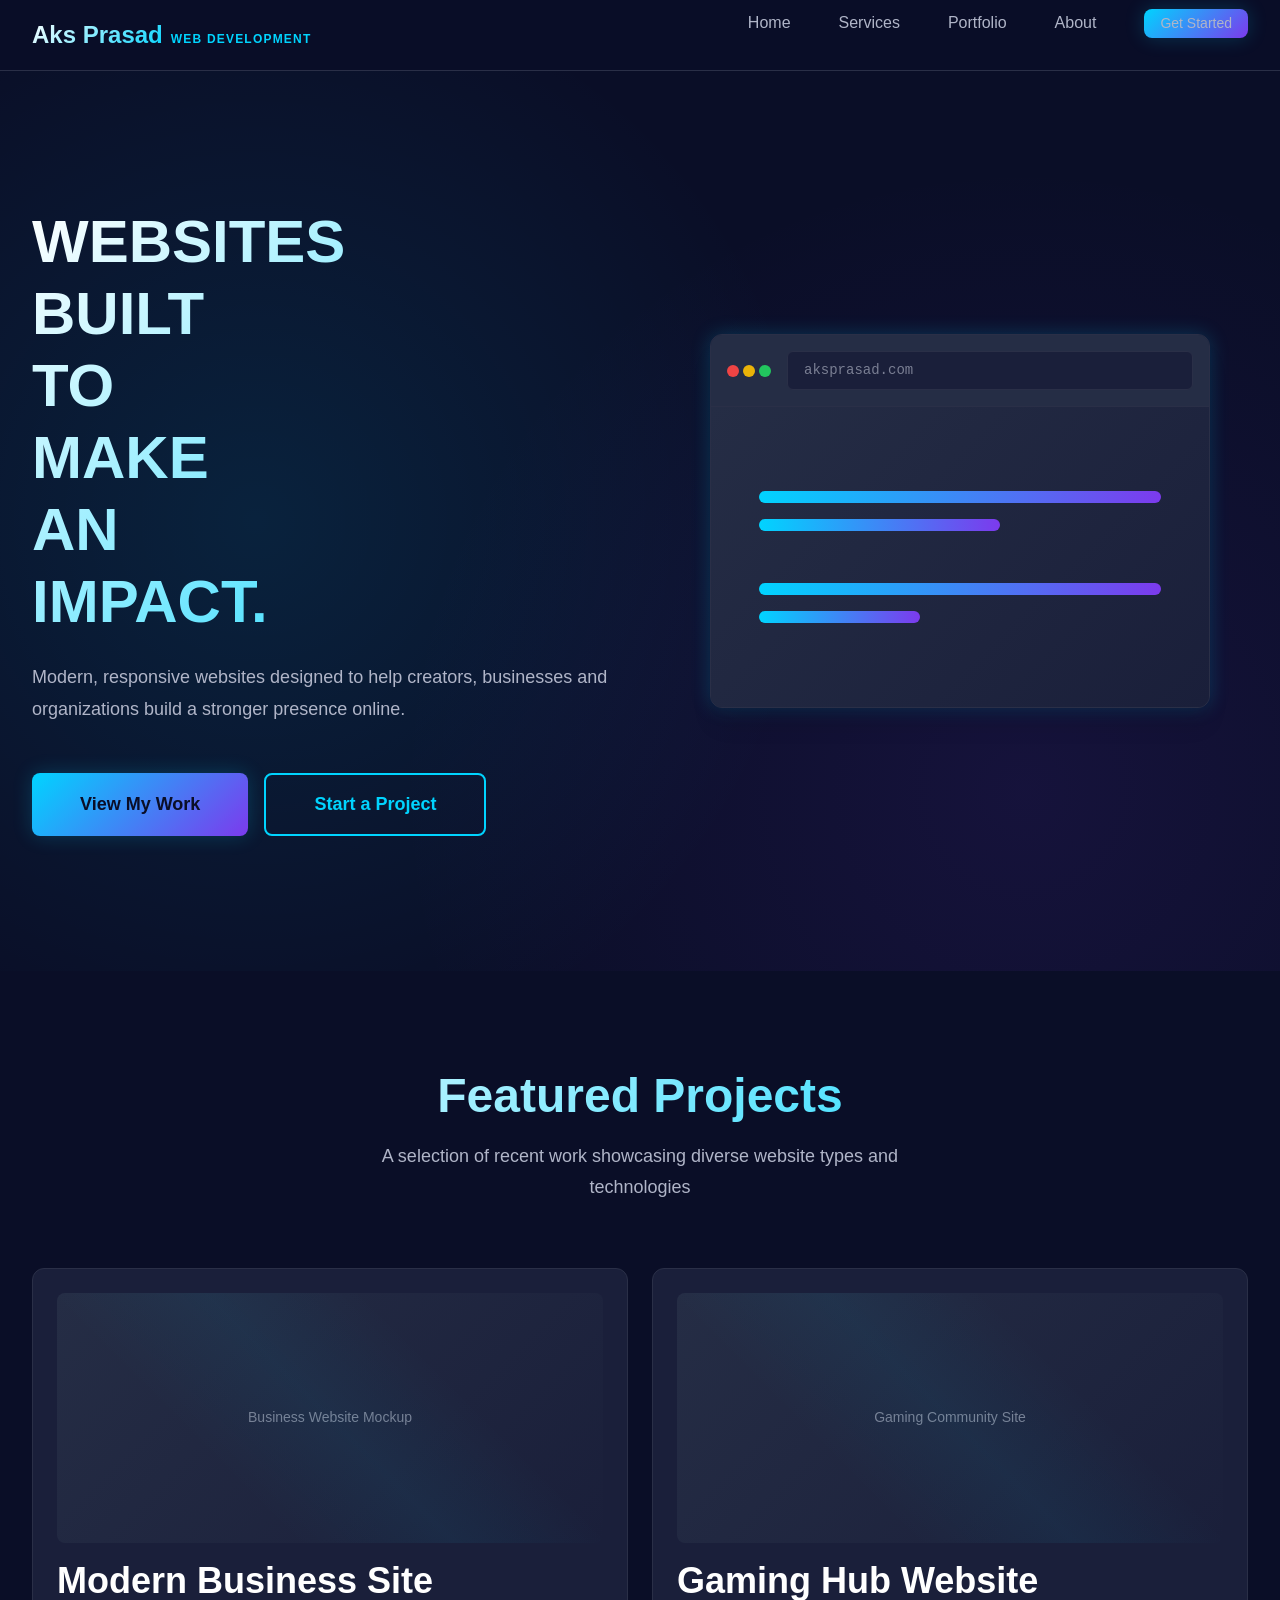
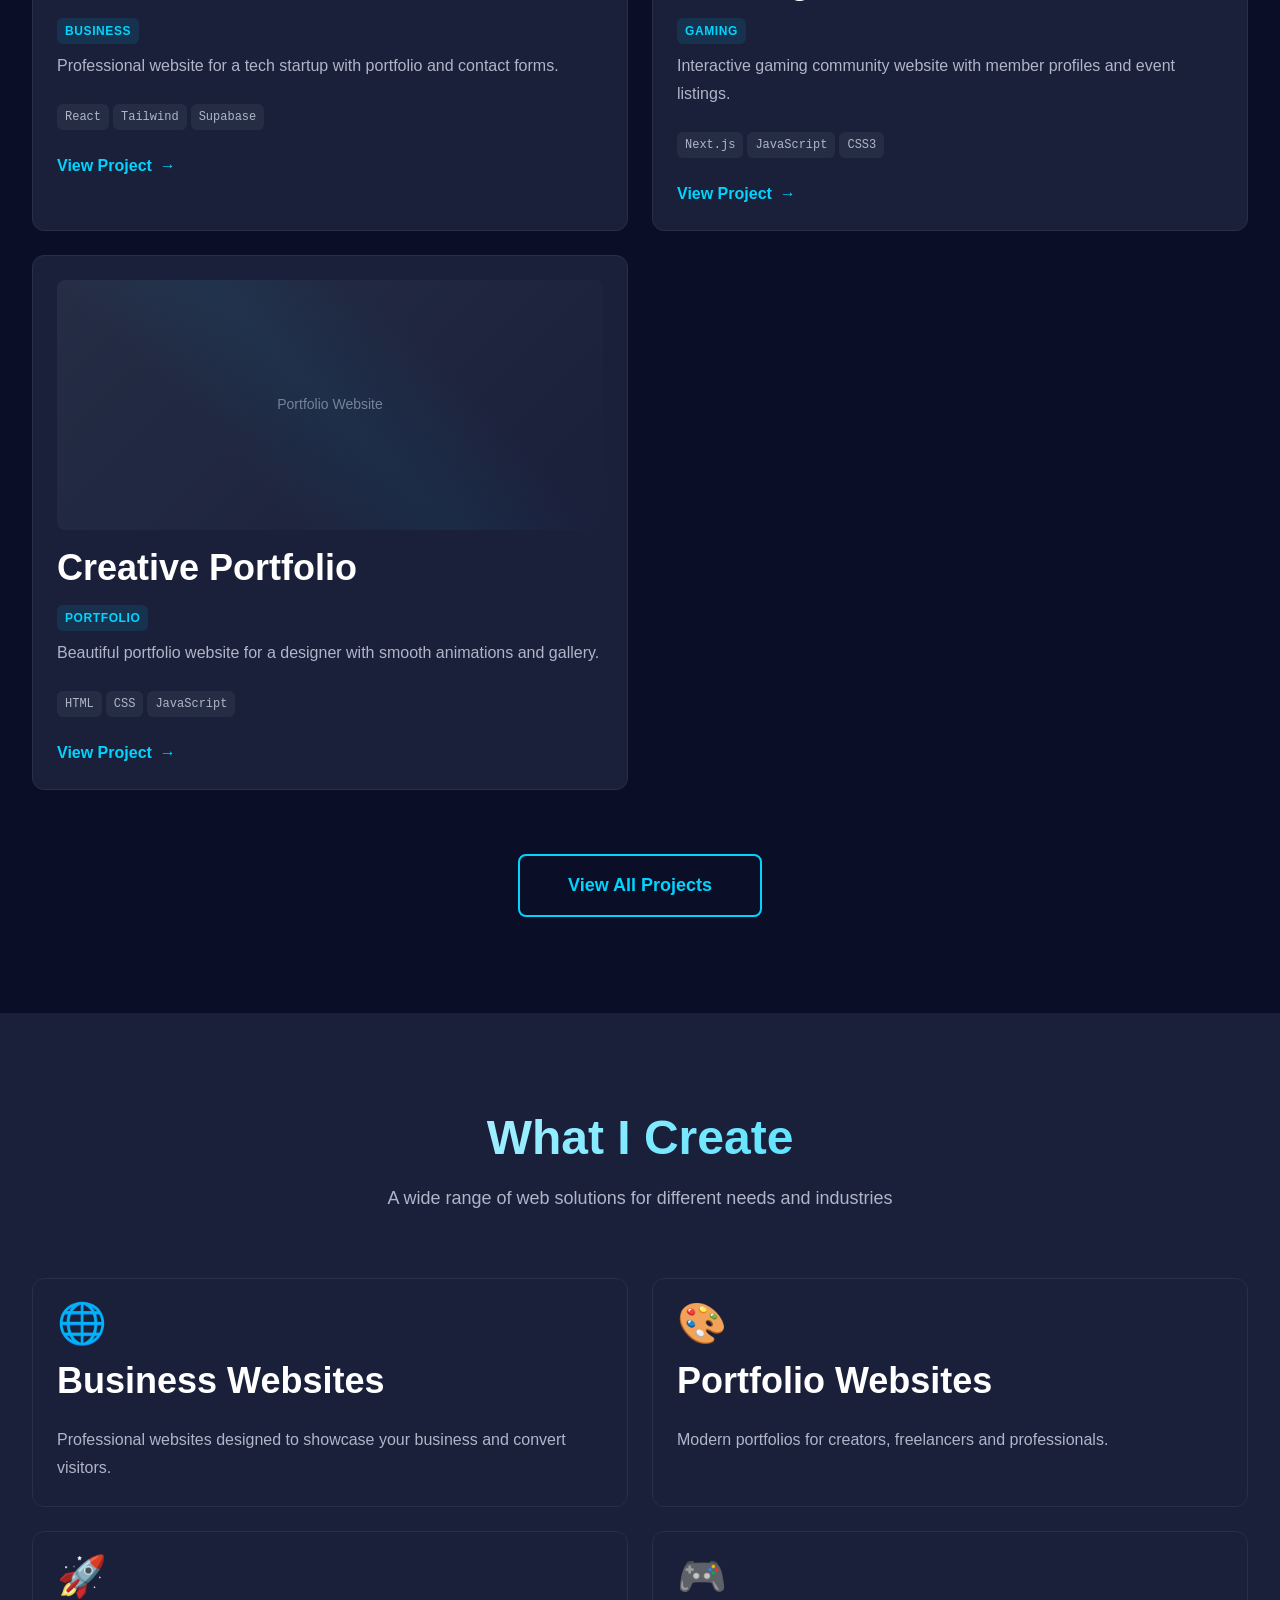
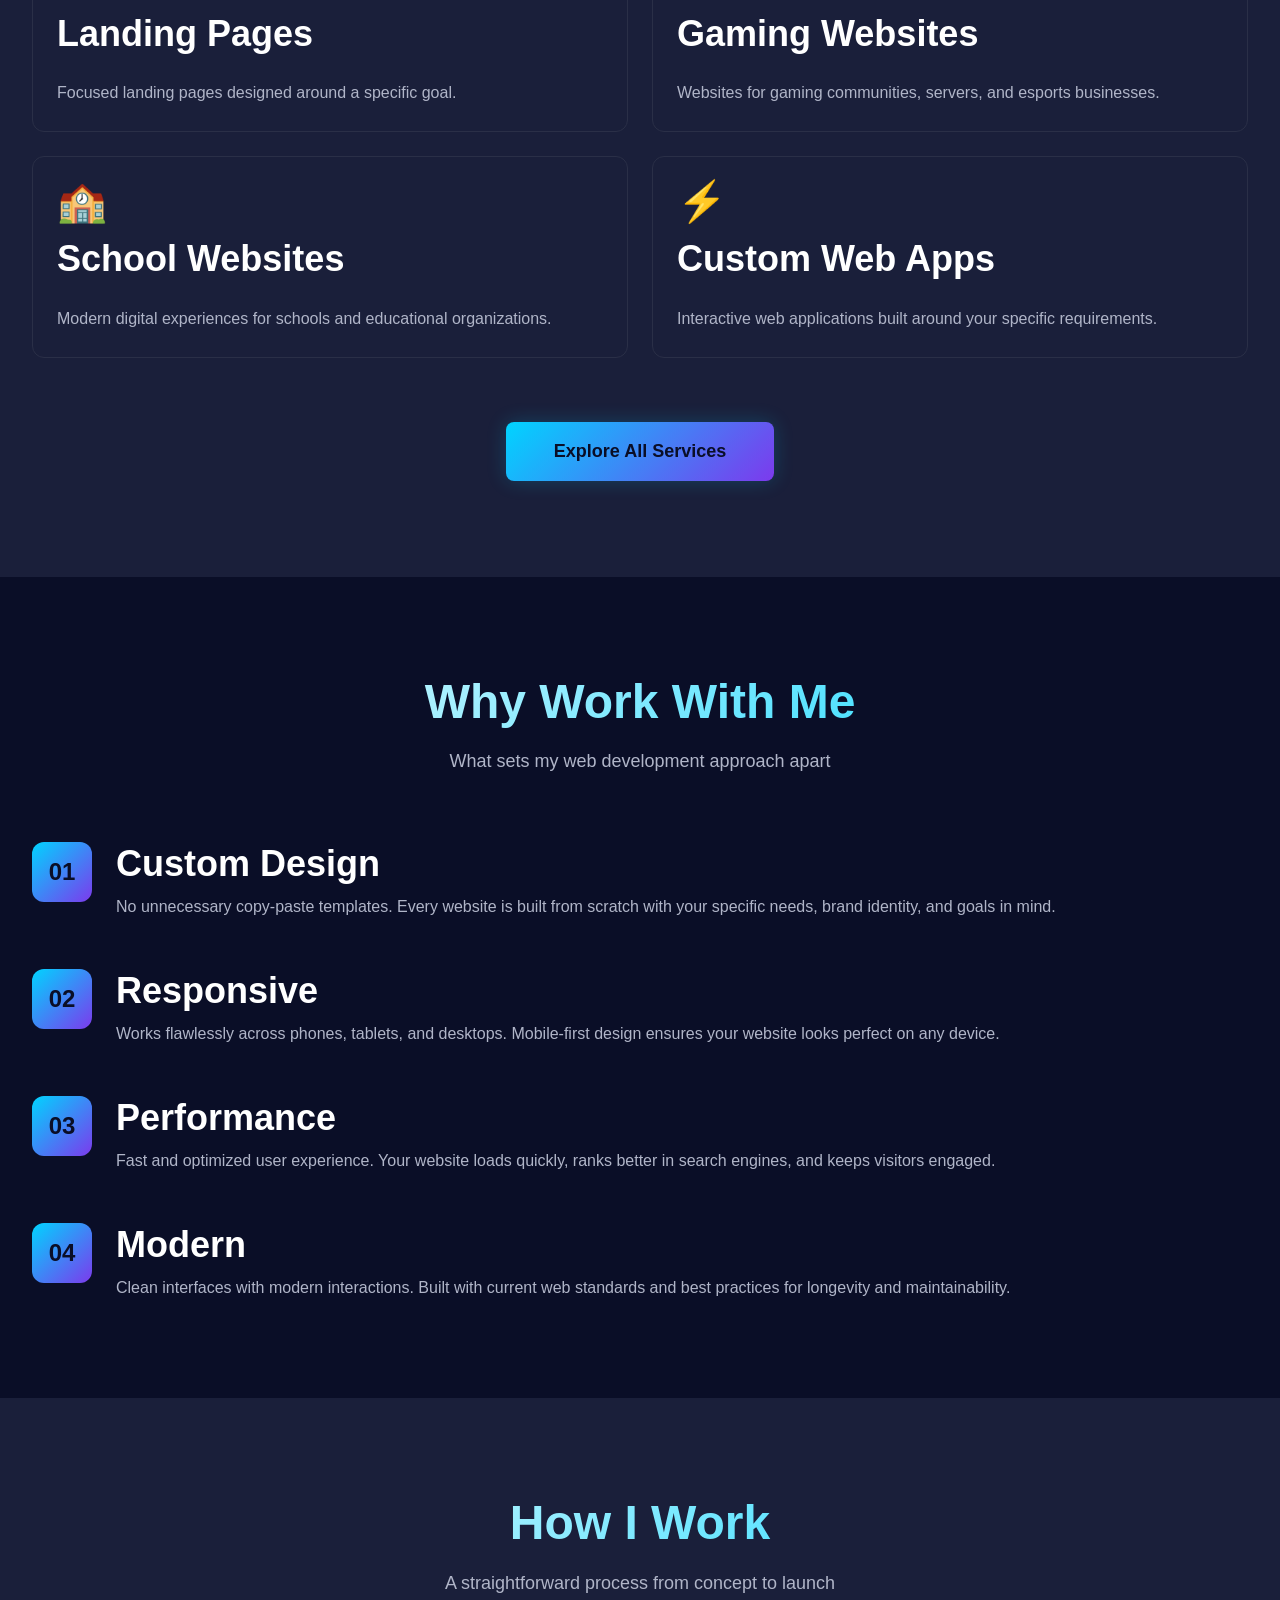
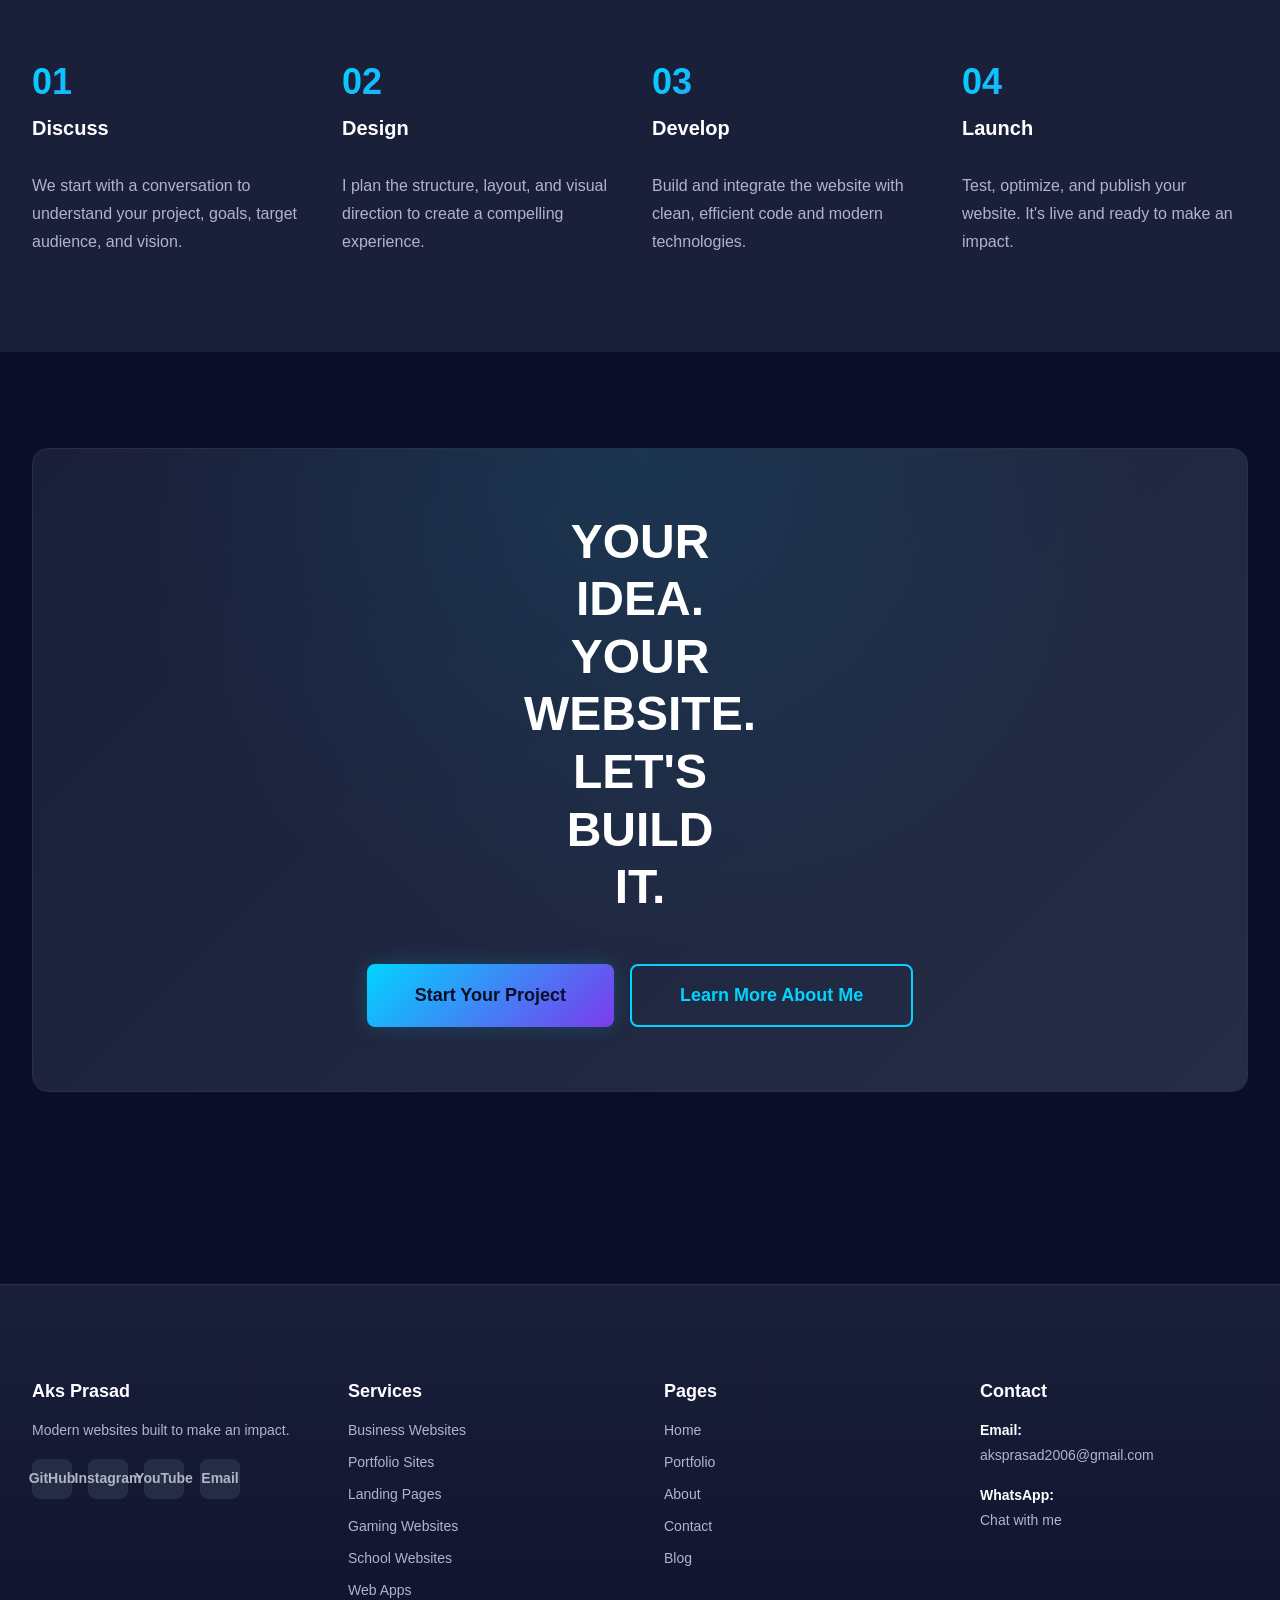
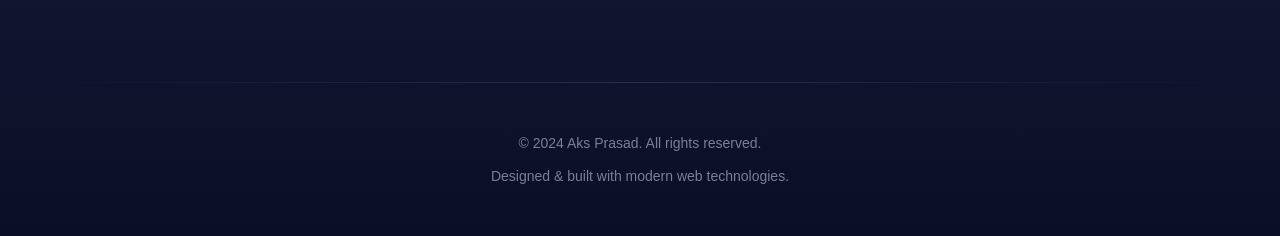
<file: index.html>
<!DOCTYPE html>
<html lang="en">
<head>
  <meta charset="UTF-8">
  <meta name="viewport" content="width=device-width, initial-scale=1.0">
  <meta name="description" content="Modern websites built to make an impact. Web development services for businesses, portfolios, landing pages, gaming communities, schools, and more.">
  <meta name="keywords" content="web development, website design, portfolio, landing pages, web apps, gaming websites, school websites">
  <meta name="author" content="Aks Prasad">
  <title>Aks Prasad - Website Development Services</title>

  <link rel="stylesheet" href="css/global.css">
  <link rel="stylesheet" href="css/components.css">
  <link rel="stylesheet" href="css/header-footer.css">
</head>
<body>
  <!-- HEADER & NAVIGATION -->
  <header id="header" class="header">
    <div class="container">
      <nav class="navbar">
        <div class="navbar-brand">
          <a href="index.html" class="brand-logo">Aks Prasad</a>
          <span class="brand-tagline">Web Development</span>
        </div>

        <button id="mobile-menu-btn" class="mobile-menu-btn">
          <span></span>
          <span></span>
          <span></span>
        </button>

        <ul id="nav-menu" class="nav-menu">
          <li><a href="index.html">Home</a></li>
          <li><a href="services.html">Services</a></li>
          <li><a href="portfolio.html">Portfolio</a></li>
          <li><a href="about.html">About</a></li>
          <li><a href="contact.html" class="btn btn-primary btn-sm">Get Started</a></li>
        </ul>
      </nav>
    </div>
  </header>

  <!-- MAIN CONTENT -->
  <main>
    <!-- HERO SECTION -->
    <section class="hero">
      <div class="container">
        <div class="hero-content">
          <div class="hero-text animate-fade-in-left">
            <h1>WEBSITES<br>BUILT TO<br>MAKE AN<br>IMPACT.</h1>
            <p>Modern, responsive websites designed to help creators, businesses and organizations build a stronger presence online.</p>
            <div class="hero-buttons">
              <a href="portfolio.html" class="btn btn-primary btn-lg">View My Work</a>
              <a href="contact.html" class="btn btn-secondary btn-lg">Start a Project</a>
            </div>
          </div>

          <div class="hero-mockup animate-fade-in-right">
            <div class="browser-mockup">
              <div class="browser-header">
                <div class="browser-buttons">
                  <div class="browser-dot red"></div>
                  <div class="browser-dot yellow"></div>
                  <div class="browser-dot green"></div>
                </div>
                <div class="browser-address">aksprasad.com</div>
              </div>
              <div class="browser-content">
                <div class="browser-content-line"></div>
                <div class="browser-content-line short"></div>
                <div style="height: 20px;"></div>
                <div class="browser-content-line"></div>
                <div class="browser-content-line shorter"></div>
              </div>
            </div>
          </div>
        </div>
      </div>
    </section>

    <!-- FEATURED PROJECTS PREVIEW -->
    <section class="section-lg">
      <div class="container">
        <div class="section-header animate-fade-in-up">
          <h2>Featured Projects</h2>
          <p>A selection of recent work showcasing diverse website types and technologies</p>
        </div>

        <div class="grid grid-cols-3 animate-fade-in-up">
          <!-- Project Card 1 -->
          <div class="card project-card">
            <div class="project-card-image">
              <span>Business Website Mockup</span>
            </div>
            <div class="project-card-content">
              <div>
                <h3>Modern Business Site</h3>
                <span class="project-card-category">BUSINESS</span>
              </div>
              <p class="text-secondary">Professional website for a tech startup with portfolio and contact forms.</p>
              <div class="project-card-technologies">
                <span class="tech-badge">React</span>
                <span class="tech-badge">Tailwind</span>
                <span class="tech-badge">Supabase</span>
              </div>
              <a href="portfolio.html" class="project-card-link">
                View Project <span>→</span>
              </a>
            </div>
          </div>

          <!-- Project Card 2 -->
          <div class="card project-card">
            <div class="project-card-image">
              <span>Gaming Community Site</span>
            </div>
            <div class="project-card-content">
              <div>
                <h3>Gaming Hub Website</h3>
                <span class="project-card-category">GAMING</span>
              </div>
              <p class="text-secondary">Interactive gaming community website with member profiles and event listings.</p>
              <div class="project-card-technologies">
                <span class="tech-badge">Next.js</span>
                <span class="tech-badge">JavaScript</span>
                <span class="tech-badge">CSS3</span>
              </div>
              <a href="portfolio.html" class="project-card-link">
                View Project <span>→</span>
              </a>
            </div>
          </div>

          <!-- Project Card 3 -->
          <div class="card project-card">
            <div class="project-card-image">
              <span>Portfolio Website</span>
            </div>
            <div class="project-card-content">
              <div>
                <h3>Creative Portfolio</h3>
                <span class="project-card-category">PORTFOLIO</span>
              </div>
              <p class="text-secondary">Beautiful portfolio website for a designer with smooth animations and gallery.</p>
              <div class="project-card-technologies">
                <span class="tech-badge">HTML</span>
                <span class="tech-badge">CSS</span>
                <span class="tech-badge">JavaScript</span>
              </div>
              <a href="portfolio.html" class="project-card-link">
                View Project <span>→</span>
              </a>
            </div>
          </div>
        </div>

        <div style="text-align: center; margin-top: var(--spacing-3xl);">
          <a href="portfolio.html" class="btn btn-secondary btn-lg">View All Projects</a>
        </div>
      </div>
    </section>

    <!-- SERVICES PREVIEW -->
    <section class="section-lg" style="background-color: var(--color-bg-secondary);">
      <div class="container">
        <div class="section-header animate-fade-in-up">
          <h2>What I Create</h2>
          <p>A wide range of web solutions for different needs and industries</p>
        </div>

        <div class="grid grid-cols-3 animate-fade-in-up">
          <div class="card service-card">
            <div class="service-card-icon">🌐</div>
            <h3>Business Websites</h3>
            <p class="text-secondary">Professional websites designed to showcase your business and convert visitors.</p>
          </div>

          <div class="card service-card">
            <div class="service-card-icon">🎨</div>
            <h3>Portfolio Websites</h3>
            <p class="text-secondary">Modern portfolios for creators, freelancers and professionals.</p>
          </div>

          <div class="card service-card">
            <div class="service-card-icon">🚀</div>
            <h3>Landing Pages</h3>
            <p class="text-secondary">Focused landing pages designed around a specific goal.</p>
          </div>

          <div class="card service-card">
            <div class="service-card-icon">🎮</div>
            <h3>Gaming Websites</h3>
            <p class="text-secondary">Websites for gaming communities, servers, and esports businesses.</p>
          </div>

          <div class="card service-card">
            <div class="service-card-icon">🏫</div>
            <h3>School Websites</h3>
            <p class="text-secondary">Modern digital experiences for schools and educational organizations.</p>
          </div>

          <div class="card service-card">
            <div class="service-card-icon">⚡</div>
            <h3>Custom Web Apps</h3>
            <p class="text-secondary">Interactive web applications built around your specific requirements.</p>
          </div>
        </div>

        <div style="text-align: center; margin-top: var(--spacing-3xl);">
          <a href="services.html" class="btn btn-primary btn-lg">Explore All Services</a>
        </div>
      </div>
    </section>

    <!-- WHY WORK WITH ME -->
    <section class="section-lg">
      <div class="container">
        <div class="section-header animate-fade-in-up">
          <h2>Why Work With Me</h2>
          <p>What sets my web development approach apart</p>
        </div>

        <div class="feature-list animate-fade-in-up">
          <div class="feature-item">
            <div class="feature-number">01</div>
            <div class="feature-content">
              <h3>Custom Design</h3>
              <p>No unnecessary copy-paste templates. Every website is built from scratch with your specific needs, brand identity, and goals in mind.</p>
            </div>
          </div>

          <div class="feature-item">
            <div class="feature-number">02</div>
            <div class="feature-content">
              <h3>Responsive</h3>
              <p>Works flawlessly across phones, tablets, and desktops. Mobile-first design ensures your website looks perfect on any device.</p>
            </div>
          </div>

          <div class="feature-item">
            <div class="feature-number">03</div>
            <div class="feature-content">
              <h3>Performance</h3>
              <p>Fast and optimized user experience. Your website loads quickly, ranks better in search engines, and keeps visitors engaged.</p>
            </div>
          </div>

          <div class="feature-item">
            <div class="feature-number">04</div>
            <div class="feature-content">
              <h3>Modern</h3>
              <p>Clean interfaces with modern interactions. Built with current web standards and best practices for longevity and maintainability.</p>
            </div>
          </div>
        </div>
      </div>
    </section>

    <!-- PROCESS SECTION -->
    <section class="section-lg" style="background-color: var(--color-bg-secondary);">
      <div class="container">
        <div class="section-header animate-fade-in-up">
          <h2>How I Work</h2>
          <p>A straightforward process from concept to launch</p>
        </div>

        <div class="grid grid-cols-4 animate-fade-in-up">
          <div class="process-step">
            <div class="process-step-number">01</div>
            <h3 class="process-step-title">Discuss</h3>
            <p class="process-step-description">We start with a conversation to understand your project, goals, target audience, and vision.</p>
          </div>

          <div class="process-step">
            <div class="process-step-number">02</div>
            <h3 class="process-step-title">Design</h3>
            <p class="process-step-description">I plan the structure, layout, and visual direction to create a compelling experience.</p>
          </div>

          <div class="process-step">
            <div class="process-step-number">03</div>
            <h3 class="process-step-title">Develop</h3>
            <p class="process-step-description">Build and integrate the website with clean, efficient code and modern technologies.</p>
          </div>

          <div class="process-step">
            <div class="process-step-number">04</div>
            <h3 class="process-step-title">Launch</h3>
            <p class="process-step-description">Test, optimize, and publish your website. It's live and ready to make an impact.</p>
          </div>
        </div>
      </div>
    </section>

    <!-- CTA SECTION -->
    <section class="section-lg">
      <div class="container">
        <div class="cta-section animate-fade-in-up">
          <div class="cta-section-content">
            <h2>YOUR IDEA.<br>YOUR WEBSITE.<br>LET'S BUILD IT.</h2>
            <div class="cta-section-buttons">
              <a href="contact.html" class="btn btn-primary btn-lg">Start Your Project</a>
              <a href="about.html" class="btn btn-secondary btn-lg">Learn More About Me</a>
            </div>
          </div>
        </div>
      </div>
    </section>
  </main>

  <!-- FOOTER -->
  <footer id="footer" class="footer">
    <div class="container">
      <div class="footer-content">
        <div class="footer-section">
          <h3>Aks Prasad</h3>
          <p>Modern websites built to make an impact.</p>
          <div class="social-links">
            <a href="https://www.fiverr.com/s/gvD4xbX" target="_blank" rel="noopener noreferrer" title="GitHub">GitHub</a>
            <a href="https://www.instagram.com/gamerxmagician/" target="_blank" rel="noopener noreferrer" title="Instagram">Instagram</a>
            <a href="https://www.youtube.com/@_gamerxmagician" target="_blank" rel="noopener noreferrer" title="YouTube">YouTube</a>
            <a href="mailto:aksprasad2006@gmail.com" title="Email">Email</a>
          </div>
        </div>

        <div class="footer-section">
          <h4>Services</h4>
          <ul>
            <li><a href="services.html#business">Business Websites</a></li>
            <li><a href="services.html#portfolio">Portfolio Sites</a></li>
            <li><a href="services.html#landing">Landing Pages</a></li>
            <li><a href="services.html#gaming">Gaming Websites</a></li>
            <li><a href="services.html#education">School Websites</a></li>
            <li><a href="services.html#apps">Web Apps</a></li>
          </ul>
        </div>

        <div class="footer-section">
          <h4>Pages</h4>
          <ul>
            <li><a href="index.html">Home</a></li>
            <li><a href="portfolio.html">Portfolio</a></li>
            <li><a href="about.html">About</a></li>
            <li><a href="contact.html">Contact</a></li>
            <li><a href="blog.html">Blog</a></li>
          </ul>
        </div>

        <div class="footer-section">
          <h4>Contact</h4>
          <p>
            <strong>Email:</strong><br>
            <a href="mailto:aksprasad2006@gmail.com">aksprasad2006@gmail.com</a>
          </p>
          <p>
            <strong>WhatsApp:</strong><br>
            <a href="https://wa.me/9372573656" target="_blank">Chat with me</a>
          </p>
        </div>
      </div>

      <div class="footer-divider"></div>

      <div class="footer-bottom">
        <p>&copy; 2024 Aks Prasad. All rights reserved.</p>
        <p>Designed & built with modern web technologies.</p>
      </div>
    </div>
  </footer>

  <!-- JAVASCRIPT -->
  <script src="js/main.js"></script>
</body>
</html>
</file>
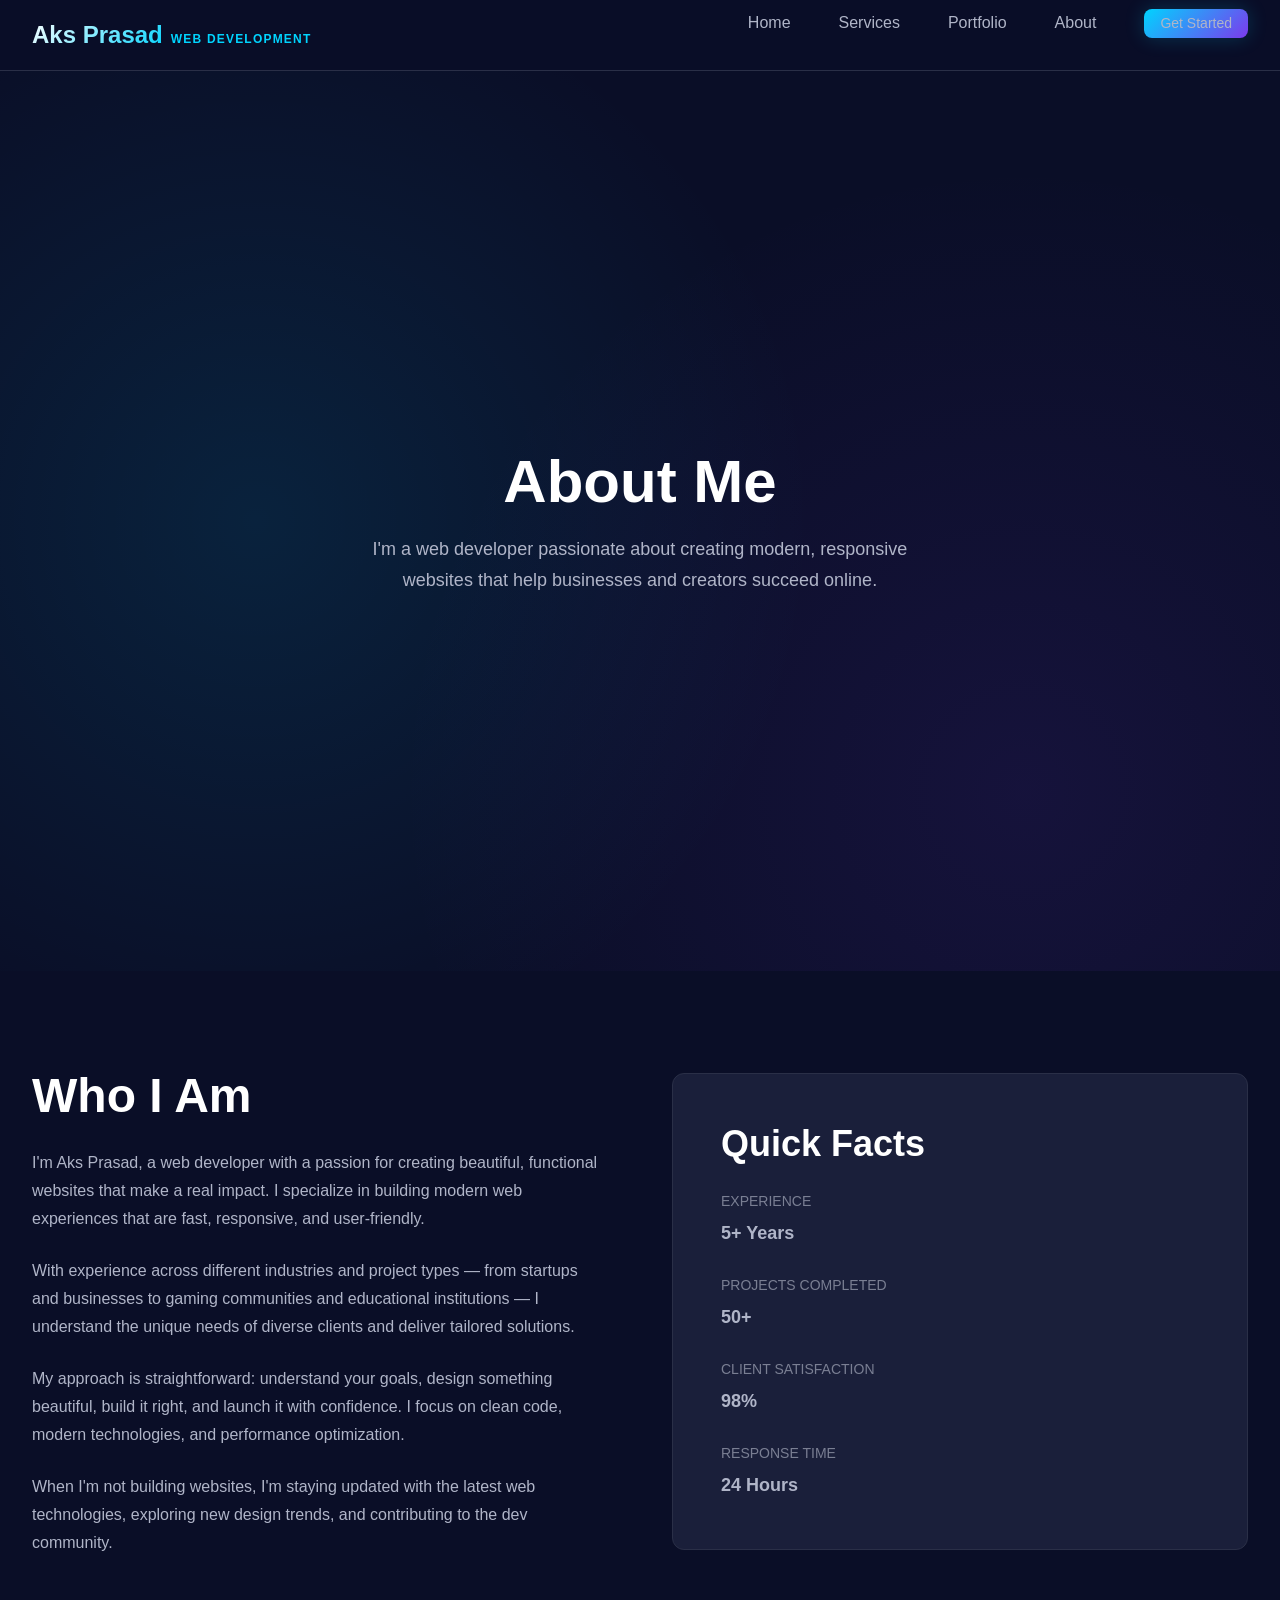
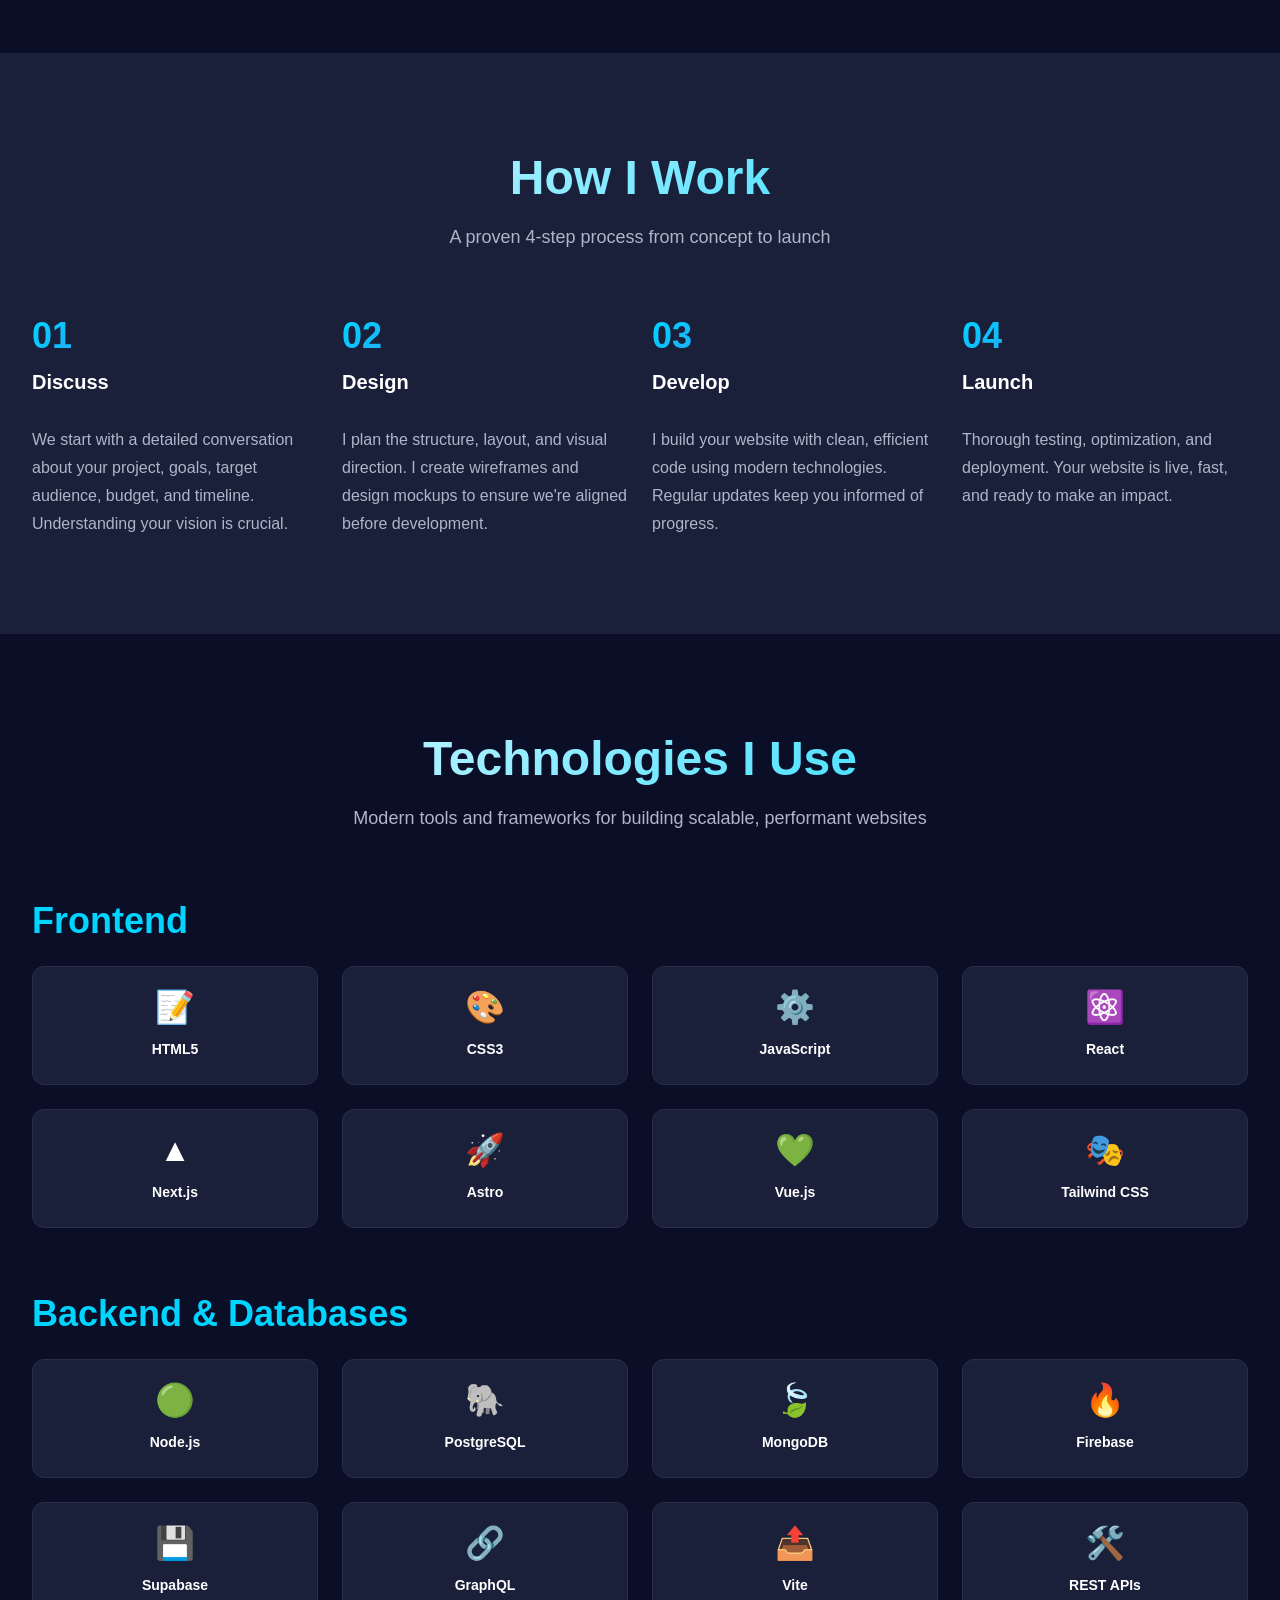
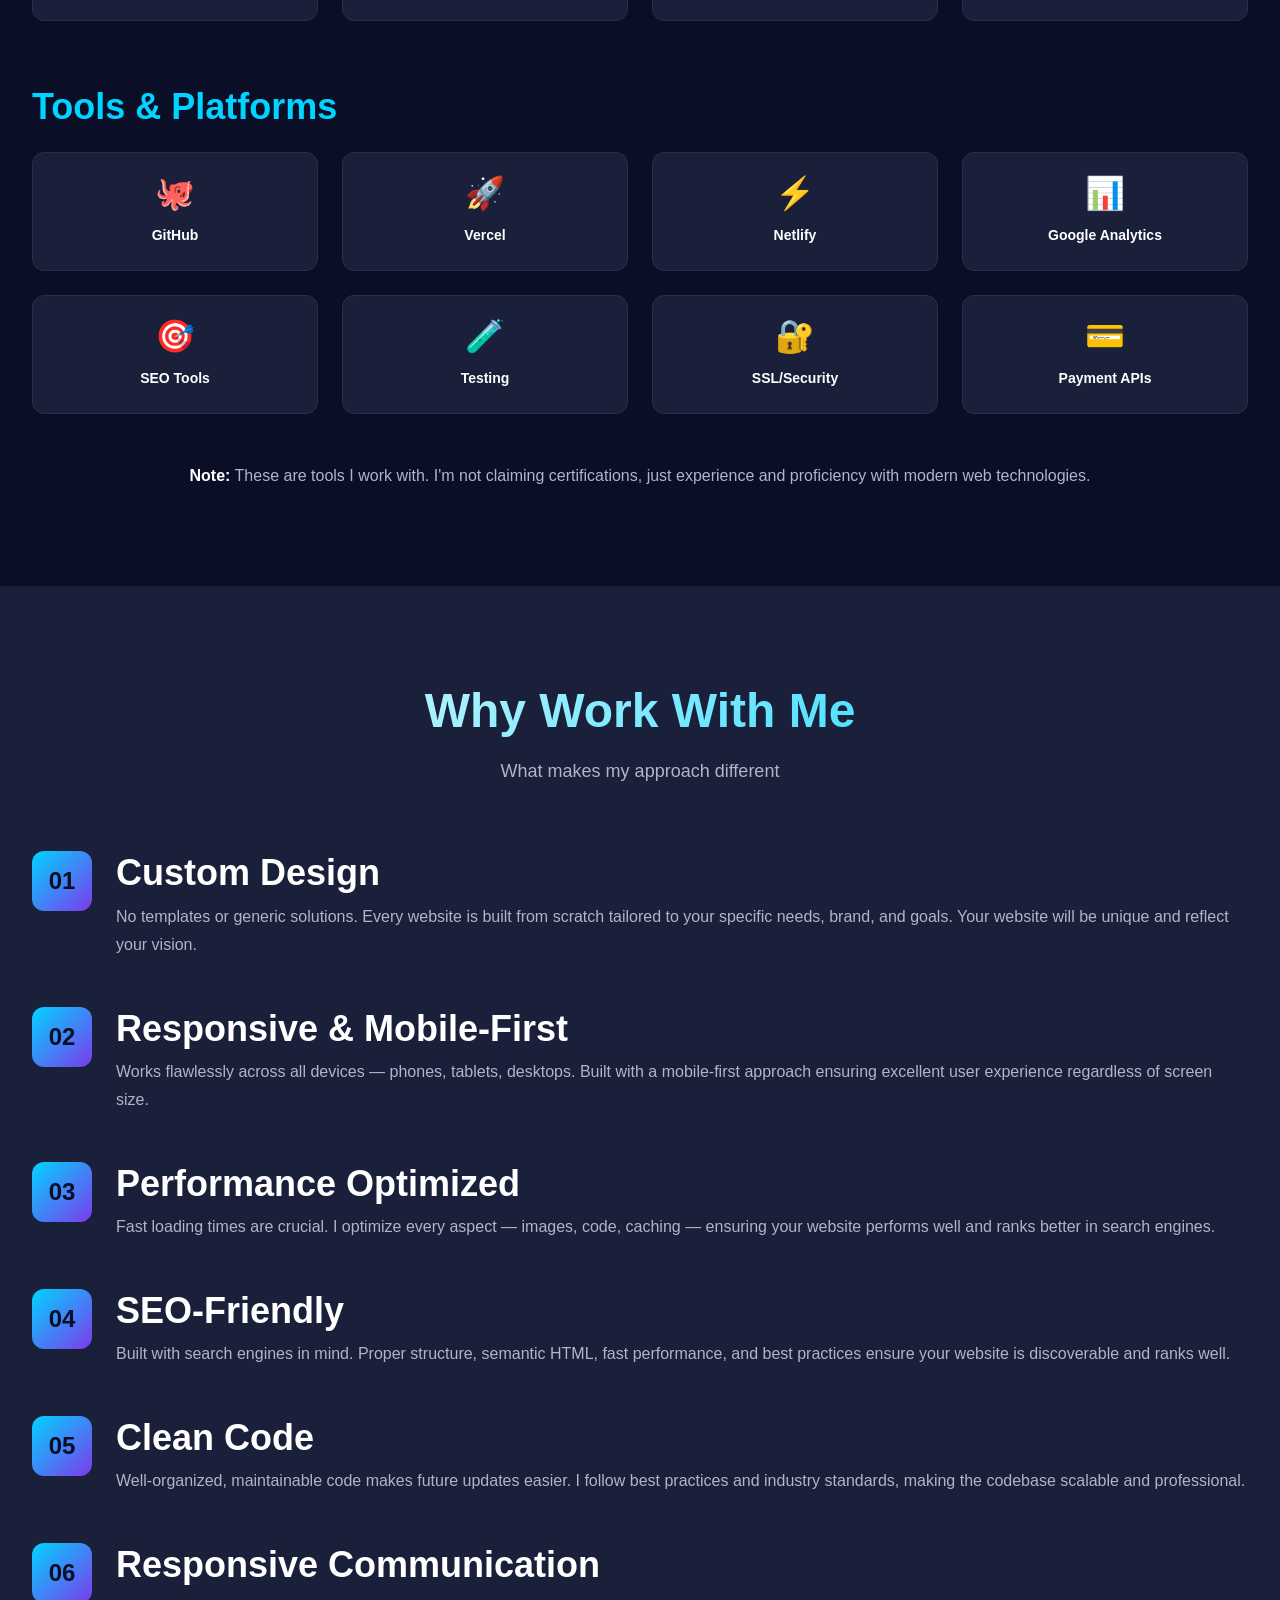
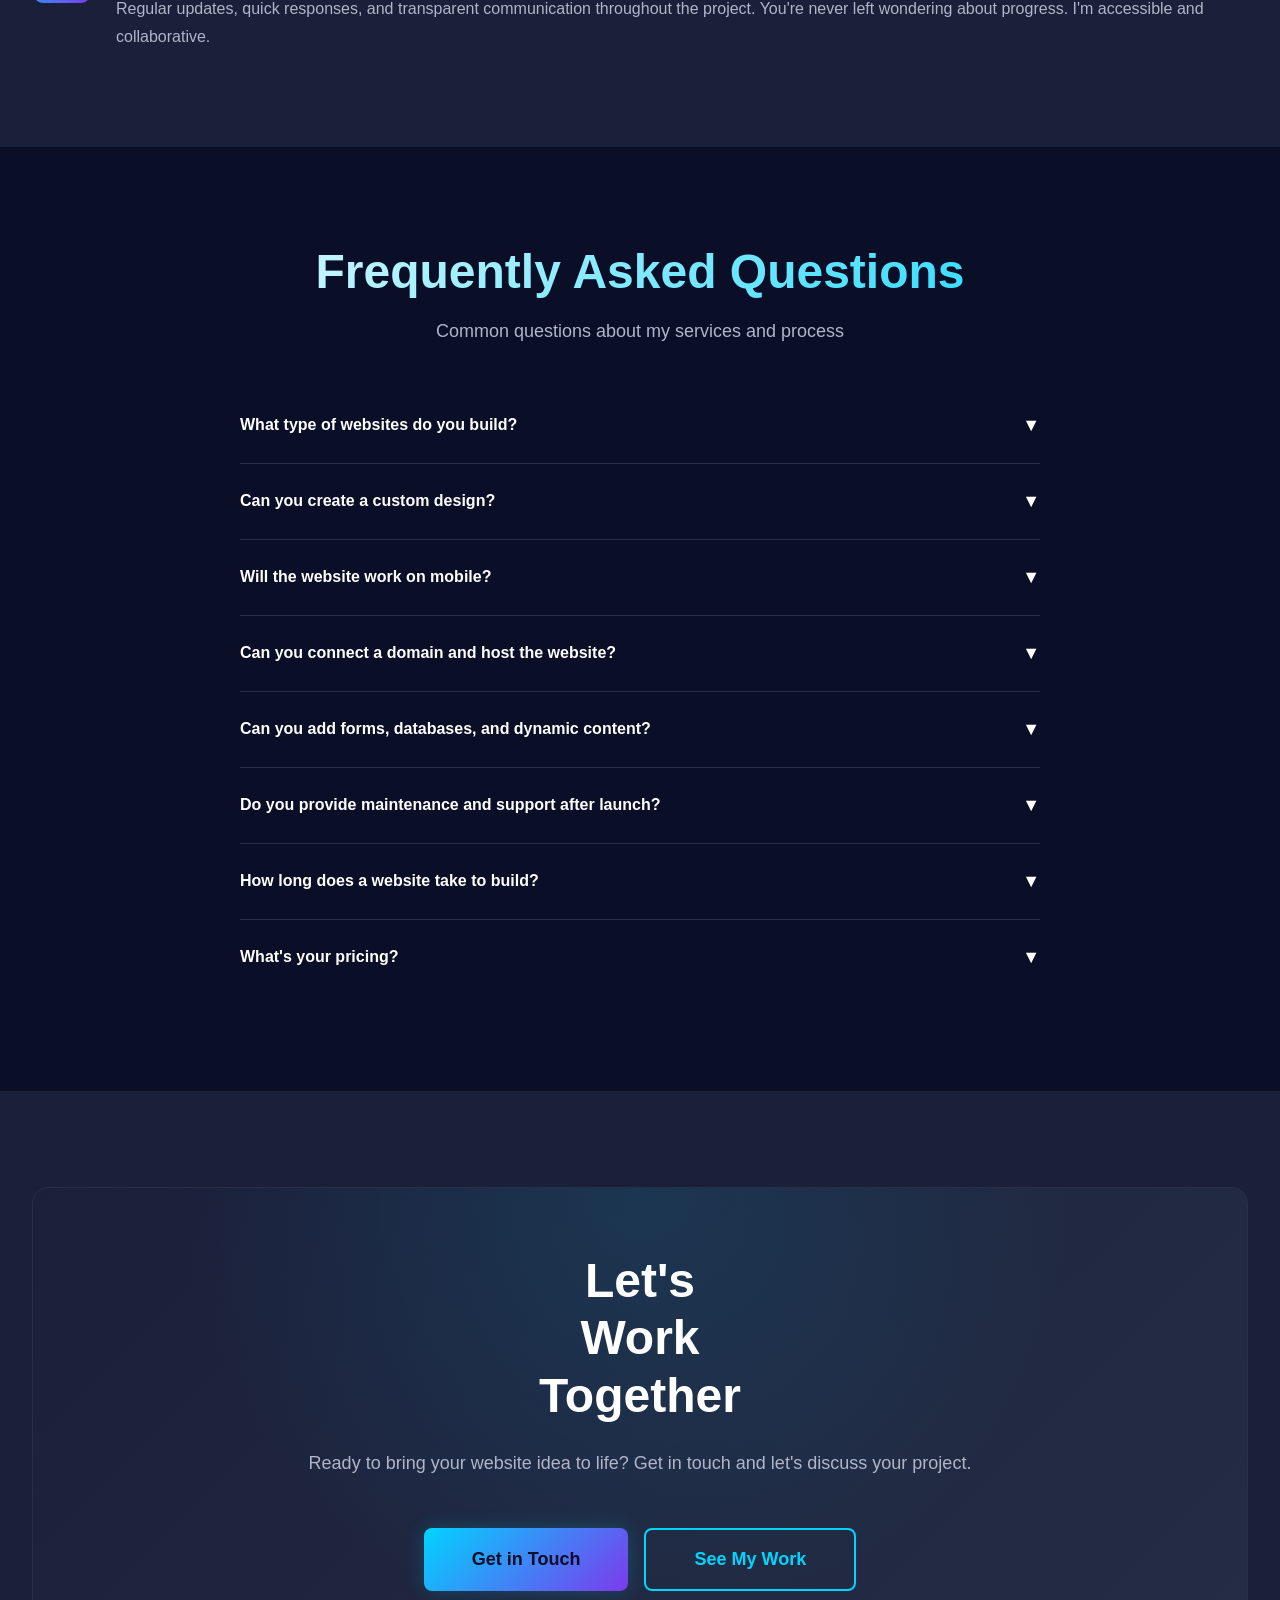
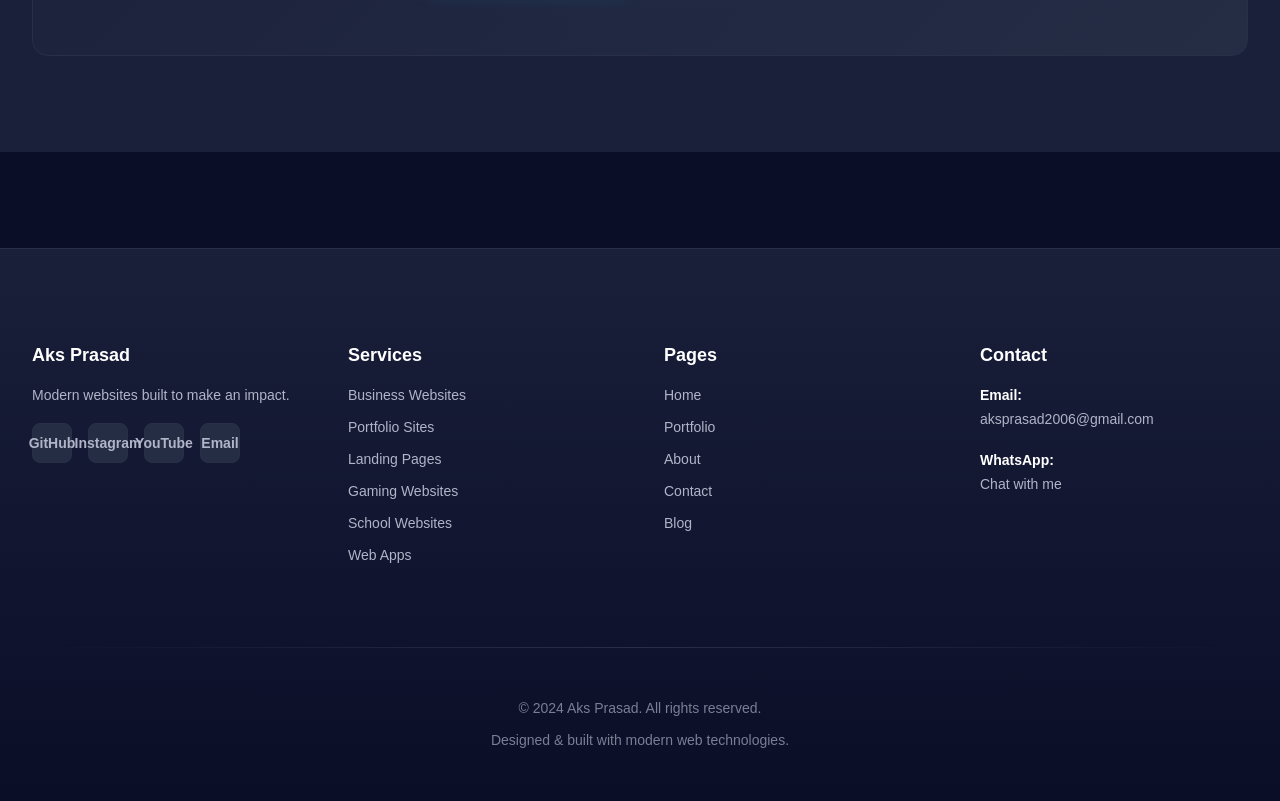
<file: about.html>
<!DOCTYPE html>
<html lang="en">
<head>
  <meta charset="UTF-8">
  <meta name="viewport" content="width=device-width, initial-scale=1.0">
  <meta name="description" content="About Aks Prasad - Web developer creating modern, responsive websites for businesses, portfolios, and organizations.">
  <meta name="keywords" content="web developer, about, experience, skills, technology stack">
  <meta name="author" content="Aks Prasad">
  <title>About - Aks Prasad Web Development</title>

  <link rel="stylesheet" href="css/global.css">
  <link rel="stylesheet" href="css/components.css">
  <link rel="stylesheet" href="css/header-footer.css">
</head>
<body>
  <!-- HEADER & NAVIGATION -->
  <header id="header" class="header">
    <div class="container">
      <nav class="navbar">
        <div class="navbar-brand">
          <a href="index.html" class="brand-logo">Aks Prasad</a>
          <span class="brand-tagline">Web Development</span>
        </div>

        <button id="mobile-menu-btn" class="mobile-menu-btn">
          <span></span>
          <span></span>
          <span></span>
        </button>

        <ul id="nav-menu" class="nav-menu">
          <li><a href="index.html">Home</a></li>
          <li><a href="services.html">Services</a></li>
          <li><a href="portfolio.html">Portfolio</a></li>
          <li><a href="about.html">About</a></li>
          <li><a href="contact.html" class="btn btn-primary btn-sm">Get Started</a></li>
        </ul>
      </nav>
    </div>
  </header>

  <!-- MAIN CONTENT -->
  <main>
    <!-- PAGE HERO -->
    <section class="hero" style="padding: var(--spacing-3xl) 0;">
      <div class="container">
        <div style="text-align: center;">
          <h1 class="animate-fade-in-up" style="margin-bottom: var(--spacing-md);">About Me</h1>
          <p class="animate-fade-in-up" style="font-size: var(--font-size-lg); max-width: 600px; margin: 0 auto;">
            I'm a web developer passionate about creating modern, responsive websites that help businesses and creators succeed online.
          </p>
        </div>
      </div>
    </section>

    <!-- ABOUT SECTION -->
    <section class="section-lg">
      <div class="container">
        <div style="display: grid; grid-template-columns: 1fr 1fr; gap: var(--spacing-3xl); align-items: center;">
          <div class="animate-fade-in-left">
            <h2 style="margin-bottom: var(--spacing-lg);">Who I Am</h2>
            <p style="margin-bottom: var(--spacing-lg);">
              I'm Aks Prasad, a web developer with a passion for creating beautiful, functional websites that make a real impact. I specialize in building modern web experiences that are fast, responsive, and user-friendly.
            </p>
            <p style="margin-bottom: var(--spacing-lg);">
              With experience across different industries and project types — from startups and businesses to gaming communities and educational institutions — I understand the unique needs of diverse clients and deliver tailored solutions.
            </p>
            <p style="margin-bottom: var(--spacing-lg);">
              My approach is straightforward: understand your goals, design something beautiful, build it right, and launch it with confidence. I focus on clean code, modern technologies, and performance optimization.
            </p>
            <p>
              When I'm not building websites, I'm staying updated with the latest web technologies, exploring new design trends, and contributing to the dev community.
            </p>
          </div>

          <div class="card card-lg animate-fade-in-right">
            <h3 style="margin-bottom: var(--spacing-lg);">Quick Facts</h3>
            <div style="display: flex; flex-direction: column; gap: var(--spacing-lg);">
              <div>
                <p class="text-muted" style="margin-bottom: var(--spacing-xs); font-size: var(--font-size-sm);">EXPERIENCE</p>
                <p style="font-size: var(--font-size-lg); font-weight: var(--font-weight-bold); margin: 0;">5+ Years</p>
              </div>
              <div>
                <p class="text-muted" style="margin-bottom: var(--spacing-xs); font-size: var(--font-size-sm);">PROJECTS COMPLETED</p>
                <p style="font-size: var(--font-size-lg); font-weight: var(--font-weight-bold); margin: 0;">50+</p>
              </div>
              <div>
                <p class="text-muted" style="margin-bottom: var(--spacing-xs); font-size: var(--font-size-sm);">CLIENT SATISFACTION</p>
                <p style="font-size: var(--font-size-lg); font-weight: var(--font-weight-bold); margin: 0;">98%</p>
              </div>
              <div>
                <p class="text-muted" style="margin-bottom: var(--spacing-xs); font-size: var(--font-size-sm);">RESPONSE TIME</p>
                <p style="font-size: var(--font-size-lg); font-weight: var(--font-weight-bold); margin: 0;">24 Hours</p>
              </div>
            </div>
          </div>
        </div>
      </div>
    </section>

    <!-- DEVELOPMENT PROCESS -->
    <section class="section-lg" style="background-color: var(--color-bg-secondary);">
      <div class="container">
        <div class="section-header animate-fade-in-up">
          <h2>How I Work</h2>
          <p>A proven 4-step process from concept to launch</p>
        </div>

        <div class="grid grid-cols-4 animate-fade-in-up">
          <div class="process-step">
            <div class="process-step-number">01</div>
            <h3 class="process-step-title">Discuss</h3>
            <p class="process-step-description">
              We start with a detailed conversation about your project, goals, target audience, budget, and timeline. Understanding your vision is crucial.
            </p>
          </div>

          <div class="process-step">
            <div class="process-step-number">02</div>
            <h3 class="process-step-title">Design</h3>
            <p class="process-step-description">
              I plan the structure, layout, and visual direction. I create wireframes and design mockups to ensure we're aligned before development.
            </p>
          </div>

          <div class="process-step">
            <div class="process-step-number">03</div>
            <h3 class="process-step-title">Develop</h3>
            <p class="process-step-description">
              I build your website with clean, efficient code using modern technologies. Regular updates keep you informed of progress.
            </p>
          </div>

          <div class="process-step">
            <div class="process-step-number">04</div>
            <h3 class="process-step-title">Launch</h3>
            <p class="process-step-description">
              Thorough testing, optimization, and deployment. Your website is live, fast, and ready to make an impact.
            </p>
          </div>
        </div>
      </div>
    </section>

    <!-- TECH STACK -->
    <section class="section-lg">
      <div class="container">
        <div class="section-header animate-fade-in-up">
          <h2>Technologies I Use</h2>
          <p>Modern tools and frameworks for building scalable, performant websites</p>
        </div>

        <div style="margin-bottom: var(--spacing-3xl);">
          <h3 style="margin-bottom: var(--spacing-lg); color: var(--color-accent-primary);">Frontend</h3>
          <div class="grid grid-cols-4 animate-fade-in-up">
            <div class="tech-item">
              <div class="tech-icon">📝</div>
              <div class="tech-name">HTML5</div>
            </div>
            <div class="tech-item">
              <div class="tech-icon">🎨</div>
              <div class="tech-name">CSS3</div>
            </div>
            <div class="tech-item">
              <div class="tech-icon">⚙️</div>
              <div class="tech-name">JavaScript</div>
            </div>
            <div class="tech-item">
              <div class="tech-icon">⚛️</div>
              <div class="tech-name">React</div>
            </div>
            <div class="tech-item">
              <div class="tech-icon">▲</div>
              <div class="tech-name">Next.js</div>
            </div>
            <div class="tech-item">
              <div class="tech-icon">🚀</div>
              <div class="tech-name">Astro</div>
            </div>
            <div class="tech-item">
              <div class="tech-icon">💚</div>
              <div class="tech-name">Vue.js</div>
            </div>
            <div class="tech-item">
              <div class="tech-icon">🎭</div>
              <div class="tech-name">Tailwind CSS</div>
            </div>
          </div>
        </div>

        <div style="margin-bottom: var(--spacing-3xl);">
          <h3 style="margin-bottom: var(--spacing-lg); color: var(--color-accent-primary);">Backend & Databases</h3>
          <div class="grid grid-cols-4 animate-fade-in-up">
            <div class="tech-item">
              <div class="tech-icon">🟢</div>
              <div class="tech-name">Node.js</div>
            </div>
            <div class="tech-item">
              <div class="tech-icon">🐘</div>
              <div class="tech-name">PostgreSQL</div>
            </div>
            <div class="tech-item">
              <div class="tech-icon">🍃</div>
              <div class="tech-name">MongoDB</div>
            </div>
            <div class="tech-item">
              <div class="tech-icon">🔥</div>
              <div class="tech-name">Firebase</div>
            </div>
            <div class="tech-item">
              <div class="tech-icon">💾</div>
              <div class="tech-name">Supabase</div>
            </div>
            <div class="tech-item">
              <div class="tech-icon">🔗</div>
              <div class="tech-name">GraphQL</div>
            </div>
            <div class="tech-item">
              <div class="tech-icon">📤</div>
              <div class="tech-name">Vite</div>
            </div>
            <div class="tech-item">
              <div class="tech-icon">🛠️</div>
              <div class="tech-name">REST APIs</div>
            </div>
          </div>
        </div>

        <div>
          <h3 style="margin-bottom: var(--spacing-lg); color: var(--color-accent-primary);">Tools & Platforms</h3>
          <div class="grid grid-cols-4 animate-fade-in-up">
            <div class="tech-item">
              <div class="tech-icon">🐙</div>
              <div class="tech-name">GitHub</div>
            </div>
            <div class="tech-item">
              <div class="tech-icon">🚀</div>
              <div class="tech-name">Vercel</div>
            </div>
            <div class="tech-item">
              <div class="tech-icon">⚡</div>
              <div class="tech-name">Netlify</div>
            </div>
            <div class="tech-item">
              <div class="tech-icon">📊</div>
              <div class="tech-name">Google Analytics</div>
            </div>
            <div class="tech-item">
              <div class="tech-icon">🎯</div>
              <div class="tech-name">SEO Tools</div>
            </div>
            <div class="tech-item">
              <div class="tech-icon">🧪</div>
              <div class="tech-name">Testing</div>
            </div>
            <div class="tech-item">
              <div class="tech-icon">🔐</div>
              <div class="tech-name">SSL/Security</div>
            </div>
            <div class="tech-item">
              <div class="tech-icon">💳</div>
              <div class="tech-name">Payment APIs</div>
            </div>
          </div>
        </div>

        <p class="text-secondary" style="margin-top: var(--spacing-2xl); text-align: center;">
          <strong>Note:</strong> These are tools I work with. I'm not claiming certifications, just experience and proficiency with modern web technologies.
        </p>
      </div>
    </section>

    <!-- WHY WORK WITH ME DETAILED -->
    <section class="section-lg" style="background-color: var(--color-bg-secondary);">
      <div class="container">
        <div class="section-header animate-fade-in-up">
          <h2>Why Work With Me</h2>
          <p>What makes my approach different</p>
        </div>

        <div class="feature-list animate-fade-in-up">
          <div class="feature-item">
            <div class="feature-number">01</div>
            <div class="feature-content">
              <h3>Custom Design</h3>
              <p>No templates or generic solutions. Every website is built from scratch tailored to your specific needs, brand, and goals. Your website will be unique and reflect your vision.</p>
            </div>
          </div>

          <div class="feature-item">
            <div class="feature-number">02</div>
            <div class="feature-content">
              <h3>Responsive & Mobile-First</h3>
              <p>Works flawlessly across all devices — phones, tablets, desktops. Built with a mobile-first approach ensuring excellent user experience regardless of screen size.</p>
            </div>
          </div>

          <div class="feature-item">
            <div class="feature-number">03</div>
            <div class="feature-content">
              <h3>Performance Optimized</h3>
              <p>Fast loading times are crucial. I optimize every aspect — images, code, caching — ensuring your website performs well and ranks better in search engines.</p>
            </div>
          </div>

          <div class="feature-item">
            <div class="feature-number">04</div>
            <div class="feature-content">
              <h3>SEO-Friendly</h3>
              <p>Built with search engines in mind. Proper structure, semantic HTML, fast performance, and best practices ensure your website is discoverable and ranks well.</p>
            </div>
          </div>

          <div class="feature-item">
            <div class="feature-number">05</div>
            <div class="feature-content">
              <h3>Clean Code</h3>
              <p>Well-organized, maintainable code makes future updates easier. I follow best practices and industry standards, making the codebase scalable and professional.</p>
            </div>
          </div>

          <div class="feature-item">
            <div class="feature-number">06</div>
            <div class="feature-content">
              <h3>Responsive Communication</h3>
              <p>Regular updates, quick responses, and transparent communication throughout the project. You're never left wondering about progress. I'm accessible and collaborative.</p>
            </div>
          </div>
        </div>
      </div>
    </section>

    <!-- FAQ SECTION -->
    <section class="section-lg">
      <div class="container">
        <div class="section-header animate-fade-in-up">
          <h2>Frequently Asked Questions</h2>
          <p>Common questions about my services and process</p>
        </div>

        <div style="max-width: 800px; margin: 0 auto;" class="animate-fade-in-up">
          <div class="faq-item">
            <div class="faq-question">
              <span>What type of websites do you build?</span>
              <span class="faq-icon">▼</span>
            </div>
            <div class="faq-answer">
              I build a wide range of websites including business websites, portfolio sites, landing pages, gaming community websites, school websites, e-commerce stores, and custom web applications. Each project is tailored to specific needs and goals.
            </div>
          </div>

          <div class="faq-item">
            <div class="faq-question">
              <span>Can you create a custom design?</span>
              <span class="faq-icon">▼</span>
            </div>
            <div class="faq-answer">
              Absolutely! Custom design is a core part of my service. I don't use templates — every website is designed from scratch based on your brand, vision, and requirements. We collaborate closely to ensure the design reflects your unique identity.
            </div>
          </div>

          <div class="faq-item">
            <div class="faq-question">
              <span>Will the website work on mobile?</span>
              <span class="faq-icon">▼</span>
            </div>
            <div class="faq-answer">
              Yes, absolutely. All websites I build are fully responsive and mobile-first. I test extensively across different devices and screen sizes to ensure perfect functionality and appearance on phones, tablets, and desktops.
            </div>
          </div>

          <div class="faq-item">
            <div class="faq-question">
              <span>Can you connect a domain and host the website?</span>
              <span class="faq-icon">▼</span>
            </div>
            <div class="faq-answer">
              Yes, I can help with domain setup and recommend reliable hosting solutions. I can guide you through the process or handle it directly. We'll ensure everything is properly configured for optimal performance.
            </div>
          </div>

          <div class="faq-item">
            <div class="faq-question">
              <span>Can you add forms, databases, and dynamic content?</span>
              <span class="faq-icon">▼</span>
            </div>
            <div class="faq-answer">
              Yes! I can integrate contact forms, lead capture forms, databases, user authentication, payment processing, and other dynamic features. Whether it's a simple contact form or a complex web application, I can build it.
            </div>
          </div>

          <div class="faq-item">
            <div class="faq-question">
              <span>Do you provide maintenance and support after launch?</span>
              <span class="faq-icon">▼</span>
            </div>
            <div class="faq-answer">
              Yes, I offer post-launch support and maintenance packages. This includes bug fixes, updates, security patches, performance optimization, and adding new features. Let's discuss your specific needs.
            </div>
          </div>

          <div class="faq-item">
            <div class="faq-question">
              <span>How long does a website take to build?</span>
              <span class="faq-icon">▼</span>
            </div>
            <div class="faq-answer">
              Timeline depends on project complexity and scope. A simple 5-page website might take 2-4 weeks, while a complex web application could take 2-3 months. We'll discuss the timeline during the initial consultation.
            </div>
          </div>

          <div class="faq-item">
            <div class="faq-question">
              <span>What's your pricing?</span>
              <span class="faq-icon">▼</span>
            </div>
            <div class="faq-answer">
              Pricing varies based on project scope, complexity, features, and timeline. Rather than fixed rates, I provide custom quotes after understanding your specific requirements. Let's chat about your project to get an accurate estimate.
            </div>
          </div>
        </div>
      </div>
    </section>

    <!-- CTA SECTION -->
    <section class="section-lg" style="background-color: var(--color-bg-secondary);">
      <div class="container">
        <div class="cta-section animate-fade-in-up">
          <div class="cta-section-content">
            <h2>Let's Work Together</h2>
            <p style="font-size: var(--font-size-lg); margin-bottom: var(--spacing-2xl);">
              Ready to bring your website idea to life? Get in touch and let's discuss your project.
            </p>
            <div class="cta-section-buttons">
              <a href="contact.html" class="btn btn-primary btn-lg">Get in Touch</a>
              <a href="portfolio.html" class="btn btn-secondary btn-lg">See My Work</a>
            </div>
          </div>
        </div>
      </div>
    </section>
  </main>

  <!-- FOOTER -->
  <footer id="footer" class="footer">
    <div class="container">
      <div class="footer-content">
        <div class="footer-section">
          <h3>Aks Prasad</h3>
          <p>Modern websites built to make an impact.</p>
          <div class="social-links">
            <a href="https://www.fiverr.com/s/gvD4xbX" target="_blank" rel="noopener noreferrer" title="GitHub">GitHub</a>
            <a href="https://www.instagram.com/gamerxmagician/" target="_blank" rel="noopener noreferrer" title="Instagram">Instagram</a>
            <a href="https://www.youtube.com/@_gamerxmagician" target="_blank" rel="noopener noreferrer" title="YouTube">YouTube</a>
            <a href="mailto:aksprasad2006@gmail.com" title="Email">Email</a>
          </div>
        </div>

        <div class="footer-section">
          <h4>Services</h4>
          <ul>
            <li><a href="services.html#business">Business Websites</a></li>
            <li><a href="services.html#portfolio">Portfolio Sites</a></li>
            <li><a href="services.html#landing">Landing Pages</a></li>
            <li><a href="services.html#gaming">Gaming Websites</a></li>
            <li><a href="services.html#education">School Websites</a></li>
            <li><a href="services.html#apps">Web Apps</a></li>
          </ul>
        </div>

        <div class="footer-section">
          <h4>Pages</h4>
          <ul>
            <li><a href="index.html">Home</a></li>
            <li><a href="portfolio.html">Portfolio</a></li>
            <li><a href="about.html">About</a></li>
            <li><a href="contact.html">Contact</a></li>
            <li><a href="blog.html">Blog</a></li>
          </ul>
        </div>

        <div class="footer-section">
          <h4>Contact</h4>
          <p>
            <strong>Email:</strong><br>
            <a href="mailto:aksprasad2006@gmail.com">aksprasad2006@gmail.com</a>
          </p>
          <p>
            <strong>WhatsApp:</strong><br>
            <a href="https://wa.me/9372573656" target="_blank">Chat with me</a>
          </p>
        </div>
      </div>

      <div class="footer-divider"></div>

      <div class="footer-bottom">
        <p>&copy; 2024 Aks Prasad. All rights reserved.</p>
        <p>Designed & built with modern web technologies.</p>
      </div>
    </div>
  </footer>

  <!-- JAVASCRIPT -->
  <script src="js/main.js"></script>
  <script src="js/faq.js"></script>
</body>
</html>
</file>
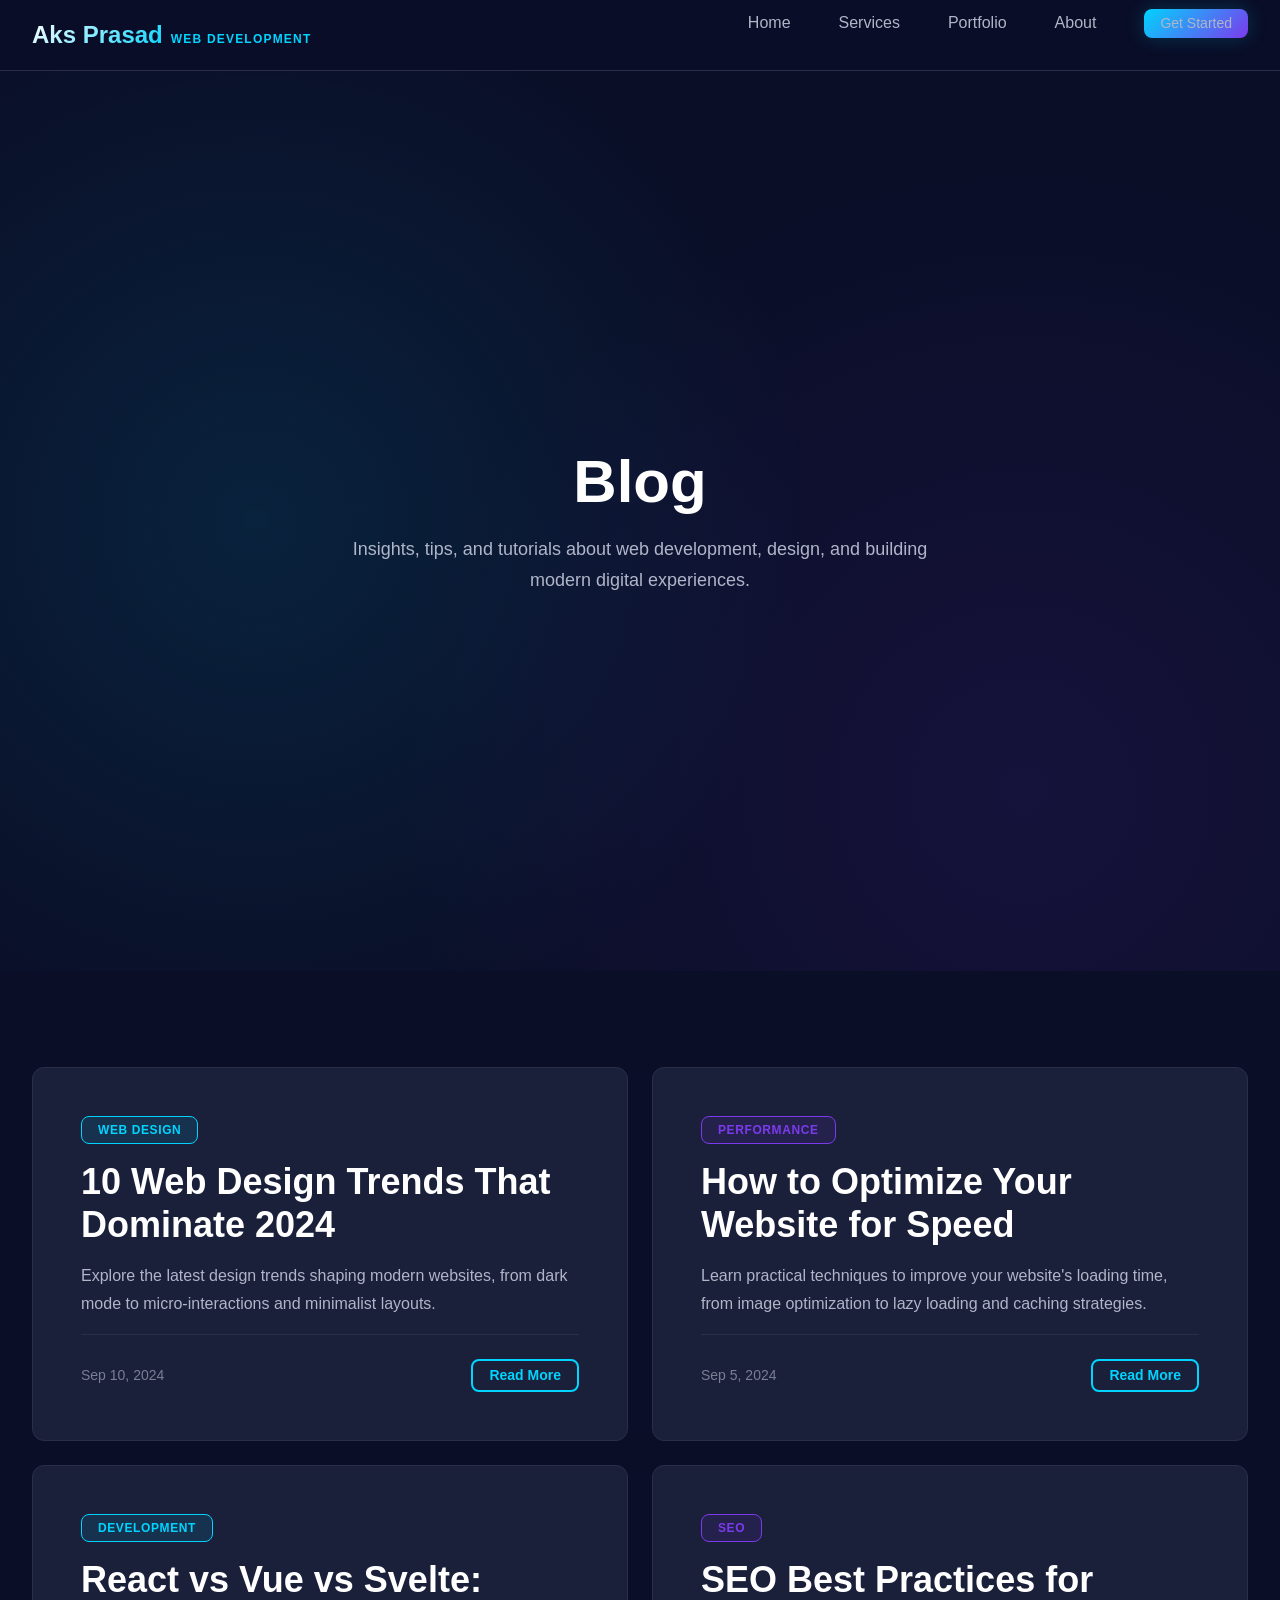
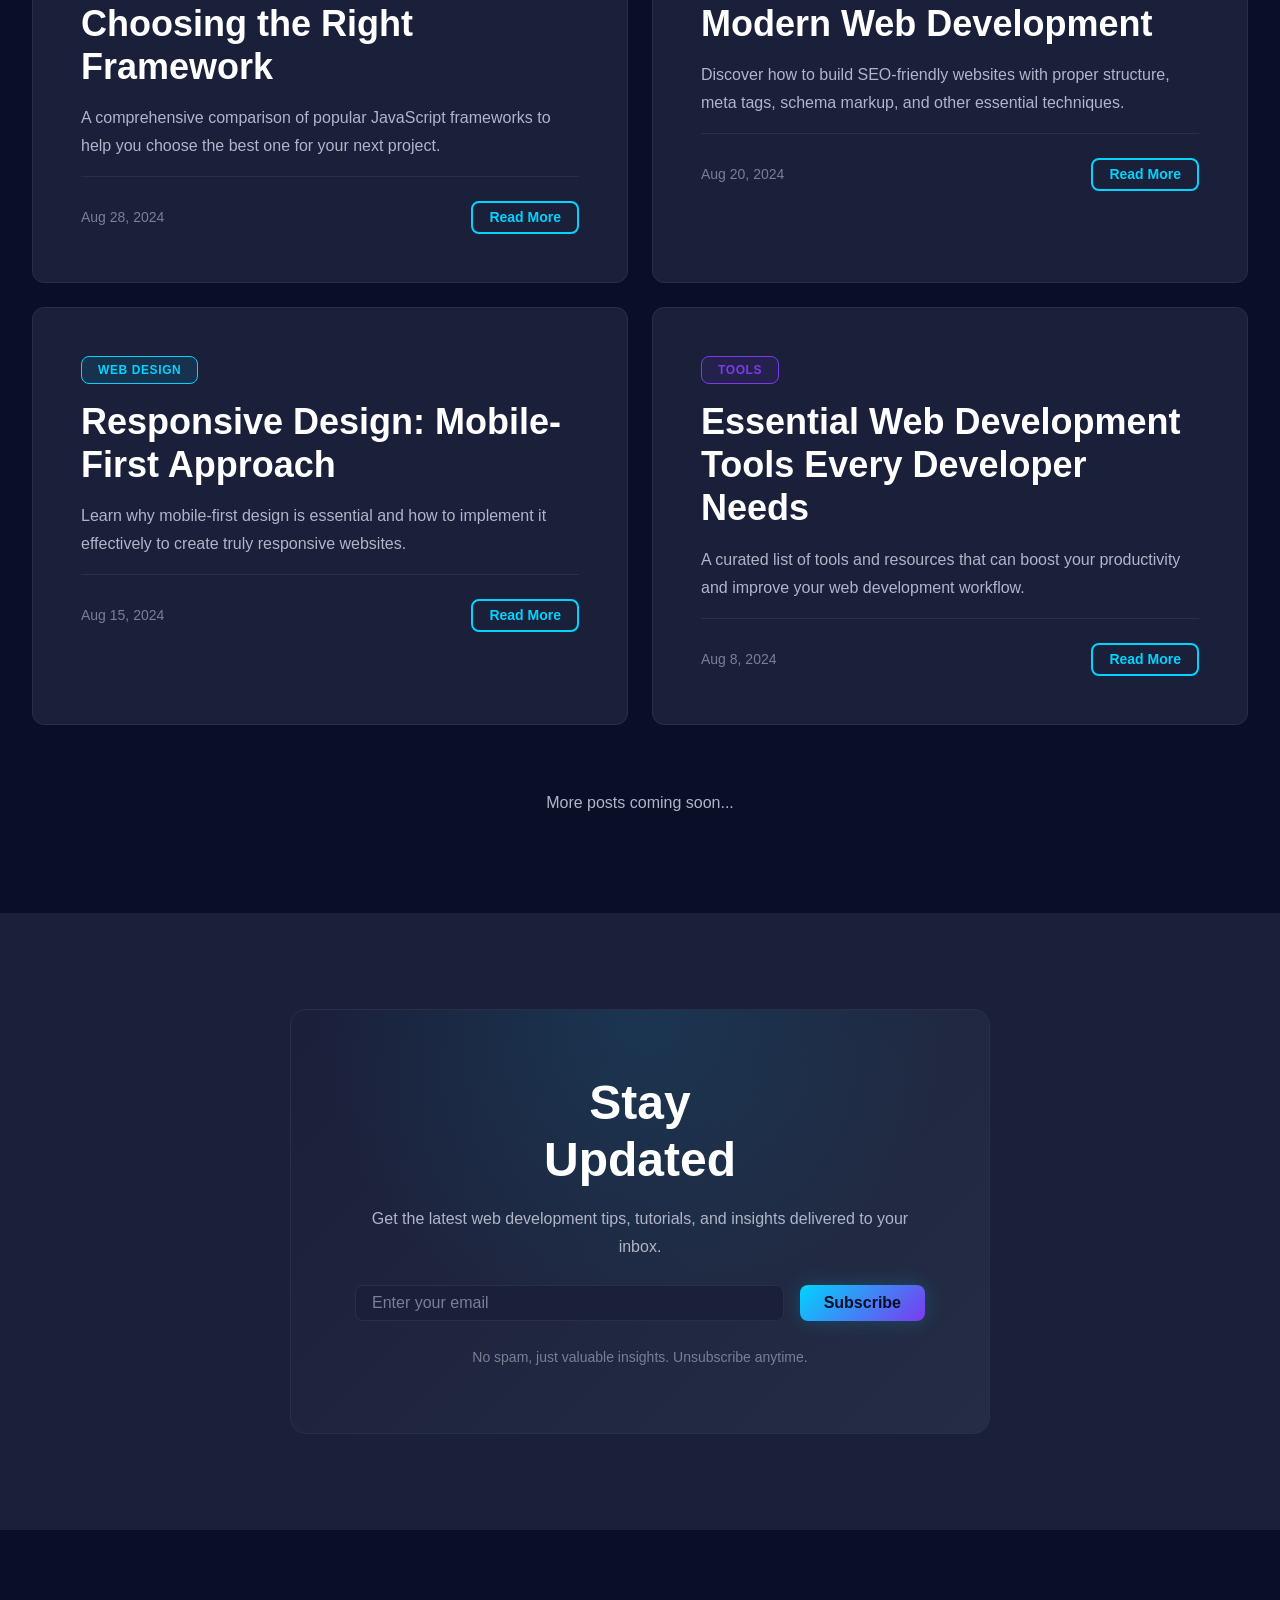
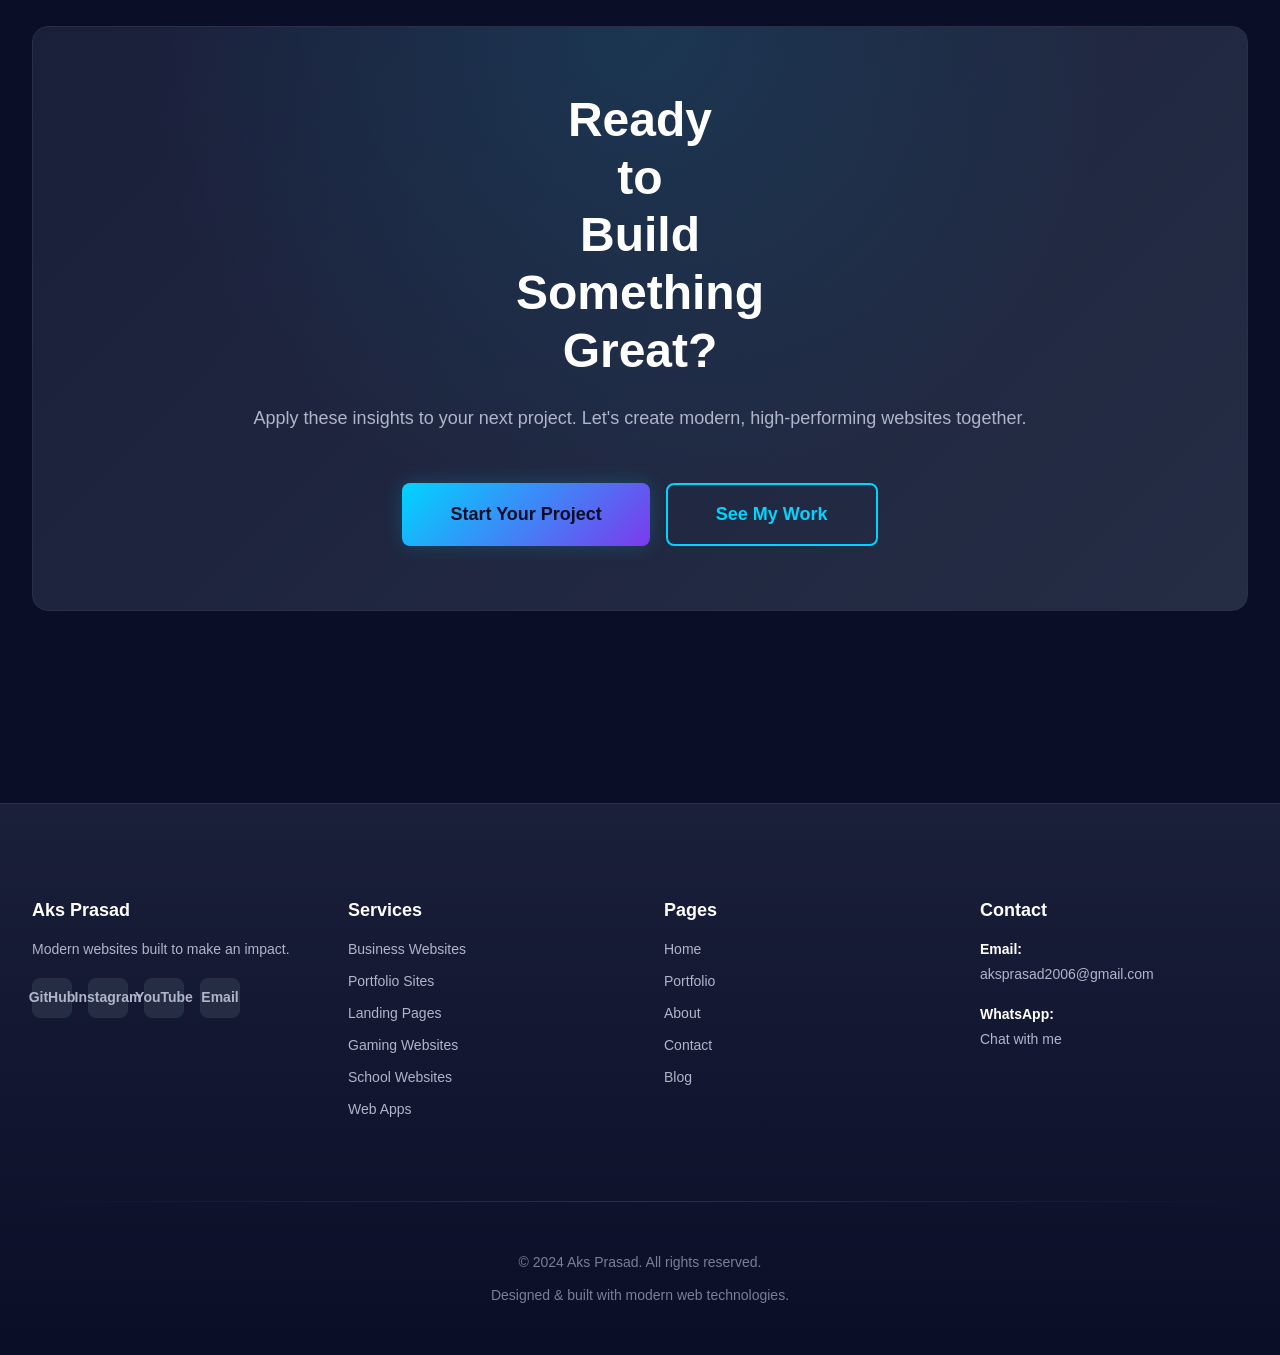
<file: blog.html>
<!DOCTYPE html>
<html lang="en">
<head>
  <meta charset="UTF-8">
  <meta name="viewport" content="width=device-width, initial-scale=1.0">
  <meta name="description" content="Web development insights, tips, and tutorials from Aks Prasad.">
  <meta name="keywords" content="blog, web development, tips, tutorials, insights">
  <meta name="author" content="Aks Prasad">
  <title>Blog - Aks Prasad Web Development</title>

  <link rel="stylesheet" href="css/global.css">
  <link rel="stylesheet" href="css/components.css">
  <link rel="stylesheet" href="css/header-footer.css">
</head>
<body>
  <!-- HEADER & NAVIGATION -->
  <header id="header" class="header">
    <div class="container">
      <nav class="navbar">
        <div class="navbar-brand">
          <a href="index.html" class="brand-logo">Aks Prasad</a>
          <span class="brand-tagline">Web Development</span>
        </div>

        <button id="mobile-menu-btn" class="mobile-menu-btn">
          <span></span>
          <span></span>
          <span></span>
        </button>

        <ul id="nav-menu" class="nav-menu">
          <li><a href="index.html">Home</a></li>
          <li><a href="services.html">Services</a></li>
          <li><a href="portfolio.html">Portfolio</a></li>
          <li><a href="about.html">About</a></li>
          <li><a href="contact.html" class="btn btn-primary btn-sm">Get Started</a></li>
        </ul>
      </nav>
    </div>
  </header>

  <!-- MAIN CONTENT -->
  <main>
    <!-- PAGE HERO -->
    <section class="hero" style="padding: var(--spacing-3xl) 0;">
      <div class="container">
        <div style="text-align: center;">
          <h1 class="animate-fade-in-up" style="margin-bottom: var(--spacing-md);">Blog</h1>
          <p class="animate-fade-in-up" style="font-size: var(--font-size-lg); max-width: 600px; margin: 0 auto;">
            Insights, tips, and tutorials about web development, design, and building modern digital experiences.
          </p>
        </div>
      </div>
    </section>

    <!-- BLOG SECTION -->
    <section class="section-lg">
      <div class="container">
        <div class="grid grid-cols-2 animate-fade-in-up">
          <!-- Blog Post 1 -->
          <div class="card card-lg">
            <div style="margin-bottom: var(--spacing-md);">
              <span class="badge badge-primary">WEB DESIGN</span>
            </div>
            <h3 style="margin-bottom: var(--spacing-md);">10 Web Design Trends That Dominate 2024</h3>
            <p class="text-secondary" style="margin-bottom: var(--spacing-md);">
              Explore the latest design trends shaping modern websites, from dark mode to micro-interactions and minimalist layouts.
            </p>
            <div style="display: flex; justify-content: space-between; align-items: center; padding-top: var(--spacing-lg); border-top: 1px solid var(--color-border);">
              <span class="text-muted" style="font-size: var(--font-size-sm);">Sep 10, 2024</span>
              <a href="#" class="btn btn-secondary btn-sm">Read More</a>
            </div>
          </div>

          <!-- Blog Post 2 -->
          <div class="card card-lg">
            <div style="margin-bottom: var(--spacing-md);">
              <span class="badge badge-secondary">PERFORMANCE</span>
            </div>
            <h3 style="margin-bottom: var(--spacing-md);">How to Optimize Your Website for Speed</h3>
            <p class="text-secondary" style="margin-bottom: var(--spacing-md);">
              Learn practical techniques to improve your website's loading time, from image optimization to lazy loading and caching strategies.
            </p>
            <div style="display: flex; justify-content: space-between; align-items: center; padding-top: var(--spacing-lg); border-top: 1px solid var(--color-border);">
              <span class="text-muted" style="font-size: var(--font-size-sm);">Sep 5, 2024</span>
              <a href="#" class="btn btn-secondary btn-sm">Read More</a>
            </div>
          </div>

          <!-- Blog Post 3 -->
          <div class="card card-lg">
            <div style="margin-bottom: var(--spacing-md);">
              <span class="badge badge-primary">DEVELOPMENT</span>
            </div>
            <h3 style="margin-bottom: var(--spacing-md);">React vs Vue vs Svelte: Choosing the Right Framework</h3>
            <p class="text-secondary" style="margin-bottom: var(--spacing-md);">
              A comprehensive comparison of popular JavaScript frameworks to help you choose the best one for your next project.
            </p>
            <div style="display: flex; justify-content: space-between; align-items: center; padding-top: var(--spacing-lg); border-top: 1px solid var(--color-border);">
              <span class="text-muted" style="font-size: var(--font-size-sm);">Aug 28, 2024</span>
              <a href="#" class="btn btn-secondary btn-sm">Read More</a>
            </div>
          </div>

          <!-- Blog Post 4 -->
          <div class="card card-lg">
            <div style="margin-bottom: var(--spacing-md);">
              <span class="badge badge-secondary">SEO</span>
            </div>
            <h3 style="margin-bottom: var(--spacing-md);">SEO Best Practices for Modern Web Development</h3>
            <p class="text-secondary" style="margin-bottom: var(--spacing-md);">
              Discover how to build SEO-friendly websites with proper structure, meta tags, schema markup, and other essential techniques.
            </p>
            <div style="display: flex; justify-content: space-between; align-items: center; padding-top: var(--spacing-lg); border-top: 1px solid var(--color-border);">
              <span class="text-muted" style="font-size: var(--font-size-sm);">Aug 20, 2024</span>
              <a href="#" class="btn btn-secondary btn-sm">Read More</a>
            </div>
          </div>

          <!-- Blog Post 5 -->
          <div class="card card-lg">
            <div style="margin-bottom: var(--spacing-md);">
              <span class="badge badge-primary">WEB DESIGN</span>
            </div>
            <h3 style="margin-bottom: var(--spacing-md);">Responsive Design: Mobile-First Approach</h3>
            <p class="text-secondary" style="margin-bottom: var(--spacing-md);">
              Learn why mobile-first design is essential and how to implement it effectively to create truly responsive websites.
            </p>
            <div style="display: flex; justify-content: space-between; align-items: center; padding-top: var(--spacing-lg); border-top: 1px solid var(--color-border);">
              <span class="text-muted" style="font-size: var(--font-size-sm);">Aug 15, 2024</span>
              <a href="#" class="btn btn-secondary btn-sm">Read More</a>
            </div>
          </div>

          <!-- Blog Post 6 -->
          <div class="card card-lg">
            <div style="margin-bottom: var(--spacing-md);">
              <span class="badge badge-secondary">TOOLS</span>
            </div>
            <h3 style="margin-bottom: var(--spacing-md);">Essential Web Development Tools Every Developer Needs</h3>
            <p class="text-secondary" style="margin-bottom: var(--spacing-md);">
              A curated list of tools and resources that can boost your productivity and improve your web development workflow.
            </p>
            <div style="display: flex; justify-content: space-between; align-items: center; padding-top: var(--spacing-lg); border-top: 1px solid var(--color-border);">
              <span class="text-muted" style="font-size: var(--font-size-sm);">Aug 8, 2024</span>
              <a href="#" class="btn btn-secondary btn-sm">Read More</a>
            </div>
          </div>
        </div>

        <div style="text-align: center; margin-top: var(--spacing-3xl);">
          <p class="text-secondary">More posts coming soon...</p>
        </div>
      </div>
    </section>

    <!-- NEWSLETTER SECTION -->
    <section class="section-lg" style="background-color: var(--color-bg-secondary);">
      <div class="container">
        <div class="cta-section animate-fade-in-up" style="max-width: 700px; margin: 0 auto;">
          <div class="cta-section-content">
            <h2 style="margin-bottom: var(--spacing-md);">Stay Updated</h2>
            <p style="margin-bottom: var(--spacing-lg);">
              Get the latest web development tips, tutorials, and insights delivered to your inbox.
            </p>
            <form style="display: flex; gap: var(--spacing-md); margin-bottom: var(--spacing-lg);">
              <input type="email" placeholder="Enter your email" style="flex: 1; min-width: 200px;" required>
              <button type="submit" class="btn btn-primary">Subscribe</button>
            </form>
            <p class="text-muted" style="font-size: var(--font-size-sm);">No spam, just valuable insights. Unsubscribe anytime.</p>
          </div>
        </div>
      </div>
    </section>

    <!-- CTA SECTION -->
    <section class="section-lg">
      <div class="container">
        <div class="cta-section animate-fade-in-up">
          <div class="cta-section-content">
            <h2>Ready to Build Something Great?</h2>
            <p style="font-size: var(--font-size-lg); margin-bottom: var(--spacing-2xl);">
              Apply these insights to your next project. Let's create modern, high-performing websites together.
            </p>
            <div class="cta-section-buttons">
              <a href="contact.html" class="btn btn-primary btn-lg">Start Your Project</a>
              <a href="portfolio.html" class="btn btn-secondary btn-lg">See My Work</a>
            </div>
          </div>
        </div>
      </div>
    </section>
  </main>

  <!-- FOOTER -->
  <footer id="footer" class="footer">
    <div class="container">
      <div class="footer-content">
        <div class="footer-section">
          <h3>Aks Prasad</h3>
          <p>Modern websites built to make an impact.</p>
          <div class="social-links">
            <a href="https://www.fiverr.com/s/gvD4xbX" target="_blank" rel="noopener noreferrer" title="GitHub">GitHub</a>
            <a href="https://www.instagram.com/gamerxmagician/" target="_blank" rel="noopener noreferrer" title="Instagram">Instagram</a>
            <a href="https://www.youtube.com/@_gamerxmagician" target="_blank" rel="noopener noreferrer" title="YouTube">YouTube</a>
            <a href="mailto:aksprasad2006@gmail.com" title="Email">Email</a>
          </div>
        </div>

        <div class="footer-section">
          <h4>Services</h4>
          <ul>
            <li><a href="services.html#business">Business Websites</a></li>
            <li><a href="services.html#portfolio">Portfolio Sites</a></li>
            <li><a href="services.html#landing">Landing Pages</a></li>
            <li><a href="services.html#gaming">Gaming Websites</a></li>
            <li><a href="services.html#education">School Websites</a></li>
            <li><a href="services.html#apps">Web Apps</a></li>
          </ul>
        </div>

        <div class="footer-section">
          <h4>Pages</h4>
          <ul>
            <li><a href="index.html">Home</a></li>
            <li><a href="portfolio.html">Portfolio</a></li>
            <li><a href="about.html">About</a></li>
            <li><a href="contact.html">Contact</a></li>
            <li><a href="blog.html">Blog</a></li>
          </ul>
        </div>

        <div class="footer-section">
          <h4>Contact</h4>
          <p>
            <strong>Email:</strong><br>
            <a href="mailto:aksprasad2006@gmail.com">aksprasad2006@gmail.com</a>
          </p>
          <p>
            <strong>WhatsApp:</strong><br>
            <a href="https://wa.me/9372573656" target="_blank">Chat with me</a>
          </p>
        </div>
      </div>

      <div class="footer-divider"></div>

      <div class="footer-bottom">
        <p>&copy; 2024 Aks Prasad. All rights reserved.</p>
        <p>Designed & built with modern web technologies.</p>
      </div>
    </div>
  </footer>

  <!-- JAVASCRIPT -->
  <script src="js/main.js"></script>
</body>
</html>
</file>
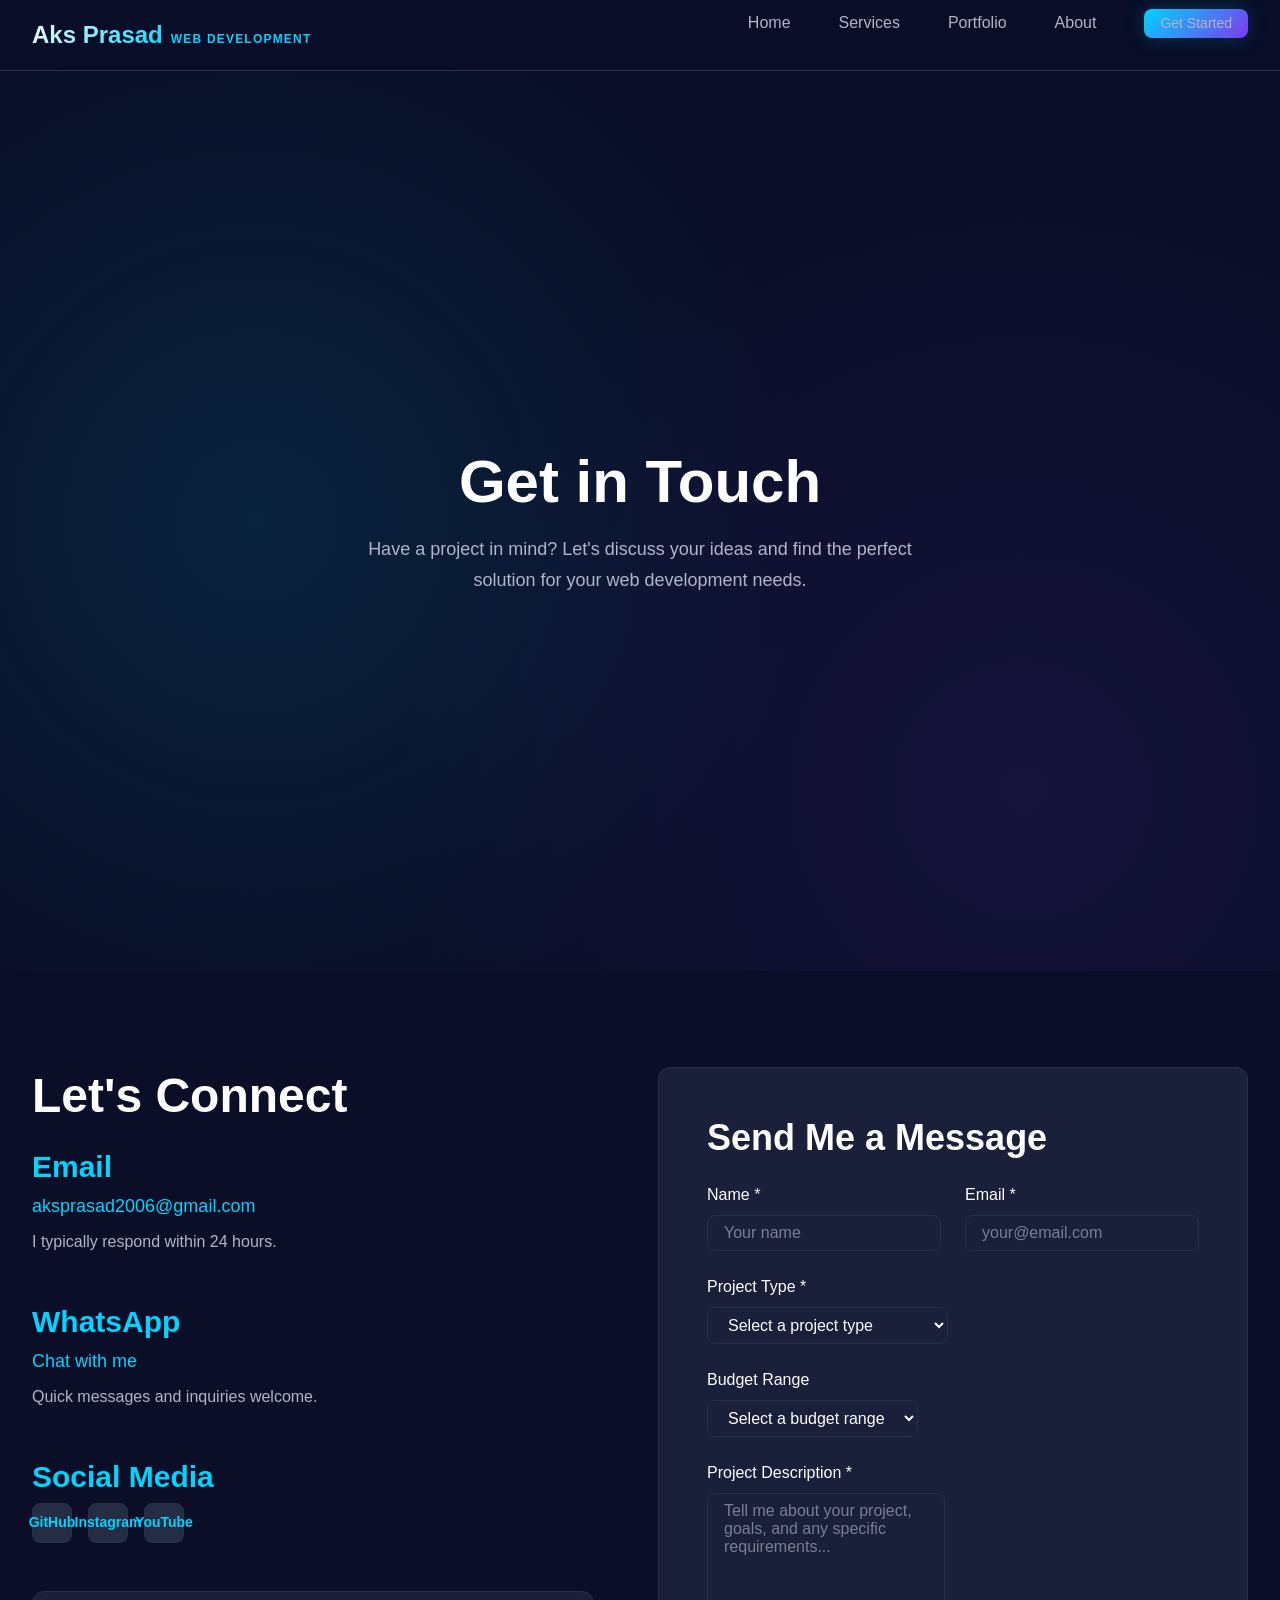
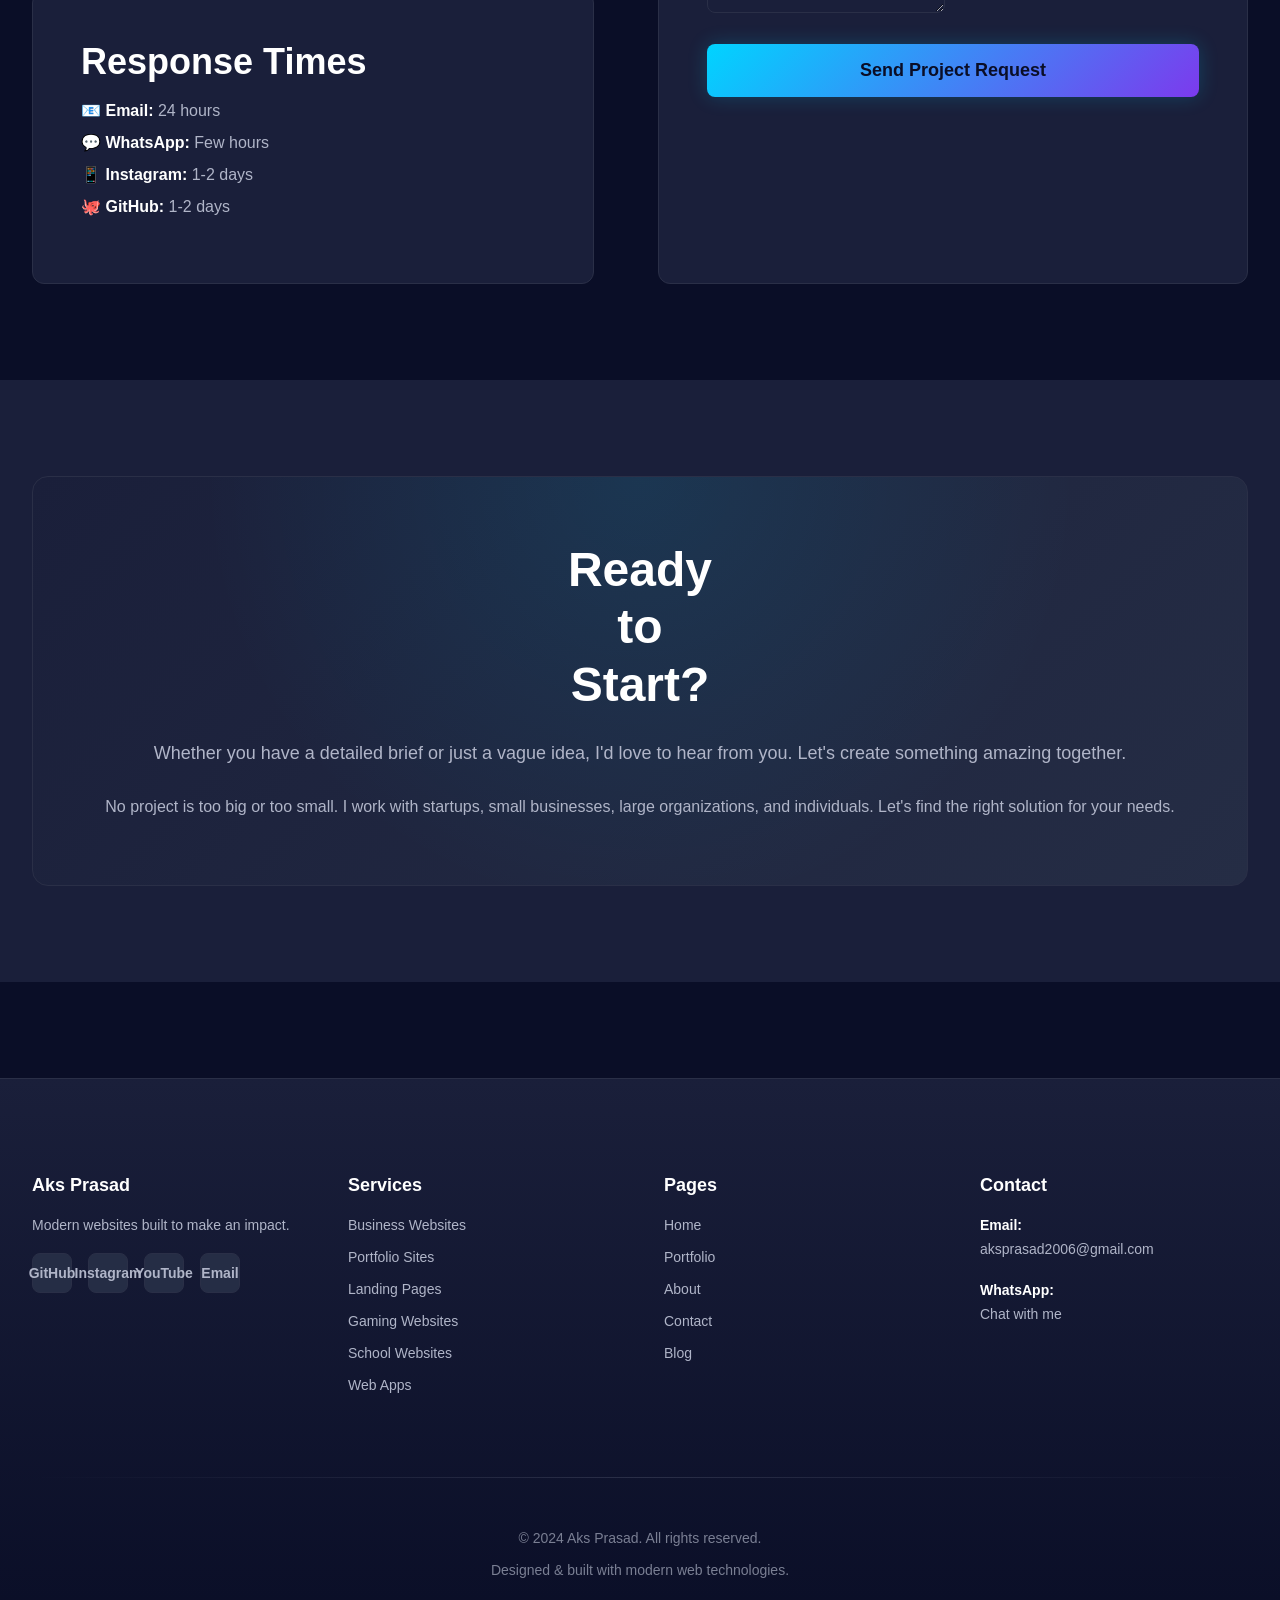
<file: contact.html>
<!DOCTYPE html>
<html lang="en">
<head>
  <meta charset="UTF-8">
  <meta name="viewport" content="width=device-width, initial-scale=1.0">
  <meta name="description" content="Contact Aks Prasad for your web development project. Get in touch to discuss your website needs.">
  <meta name="keywords" content="contact, web development, project inquiry">
  <meta name="author" content="Aks Prasad">
  <title>Contact - Aks Prasad Web Development</title>

  <link rel="stylesheet" href="css/global.css">
  <link rel="stylesheet" href="css/components.css">
  <link rel="stylesheet" href="css/header-footer.css">
</head>
<body>
  <!-- HEADER & NAVIGATION -->
  <header id="header" class="header">
    <div class="container">
      <nav class="navbar">
        <div class="navbar-brand">
          <a href="index.html" class="brand-logo">Aks Prasad</a>
          <span class="brand-tagline">Web Development</span>
        </div>

        <button id="mobile-menu-btn" class="mobile-menu-btn">
          <span></span>
          <span></span>
          <span></span>
        </button>

        <ul id="nav-menu" class="nav-menu">
          <li><a href="index.html">Home</a></li>
          <li><a href="services.html">Services</a></li>
          <li><a href="portfolio.html">Portfolio</a></li>
          <li><a href="about.html">About</a></li>
          <li><a href="contact.html" class="btn btn-primary btn-sm">Get Started</a></li>
        </ul>
      </nav>
    </div>
  </header>

  <!-- MAIN CONTENT -->
  <main>
    <!-- PAGE HERO -->
    <section class="hero" style="padding: var(--spacing-3xl) 0;">
      <div class="container">
        <div style="text-align: center;">
          <h1 class="animate-fade-in-up" style="margin-bottom: var(--spacing-md);">Get in Touch</h1>
          <p class="animate-fade-in-up" style="font-size: var(--font-size-lg); max-width: 600px; margin: 0 auto;">
            Have a project in mind? Let's discuss your ideas and find the perfect solution for your web development needs.
          </p>
        </div>
      </div>
    </section>

    <!-- CONTACT SECTION -->
    <section class="section-lg">
      <div class="container">
        <div style="display: grid; grid-template-columns: 1fr 1fr; gap: var(--spacing-3xl);">
          <!-- Contact Information -->
          <div class="animate-fade-in-left">
            <h2 style="margin-bottom: var(--spacing-lg);">Let's Connect</h2>

            <div style="margin-bottom: var(--spacing-2xl);">
              <h4 style="margin-bottom: var(--spacing-sm); color: var(--color-accent-primary);">Email</h4>
              <a href="mailto:aksprasad2006@gmail.com" style="font-size: var(--font-size-lg);">aksprasad2006@gmail.com</a>
              <p class="text-secondary" style="margin-top: var(--spacing-sm);">I typically respond within 24 hours.</p>
            </div>

            <div style="margin-bottom: var(--spacing-2xl);">
              <h4 style="margin-bottom: var(--spacing-sm); color: var(--color-accent-primary);">WhatsApp</h4>
              <a href="https://wa.me/9372573656" target="_blank" rel="noopener noreferrer" style="font-size: var(--font-size-lg);">Chat with me</a>
              <p class="text-secondary" style="margin-top: var(--spacing-sm);">Quick messages and inquiries welcome.</p>
            </div>

            <div style="margin-bottom: var(--spacing-2xl);">
              <h4 style="margin-bottom: var(--spacing-sm); color: var(--color-accent-primary);">Social Media</h4>
              <div class="social-links">
                <a href="https://www.fiverr.com/s/gvD4xbX" target="_blank" rel="noopener noreferrer" title="GitHub">GitHub</a>
                <a href="https://www.instagram.com/gamerxmagician/" target="_blank" rel="noopener noreferrer" title="Instagram">Instagram</a>
                <a href="https://www.youtube.com/@_gamerxmagician" target="_blank" rel="noopener noreferrer" title="YouTube">YouTube</a>
              </div>
            </div>

            <div class="card card-lg">
              <h3 style="margin-bottom: var(--spacing-md);">Response Times</h3>
              <ul style="list-style: none; margin-left: 0; color: var(--color-text-secondary);">
                <li style="margin-bottom: var(--spacing-sm);">📧 <strong>Email:</strong> 24 hours</li>
                <li style="margin-bottom: var(--spacing-sm);">💬 <strong>WhatsApp:</strong> Few hours</li>
                <li style="margin-bottom: var(--spacing-sm);">📱 <strong>Instagram:</strong> 1-2 days</li>
                <li style="margin-bottom: var(--spacing-sm);">🐙 <strong>GitHub:</strong> 1-2 days</li>
              </ul>
            </div>
          </div>

          <!-- Contact Form -->
          <div class="card card-lg animate-fade-in-right">
            <h3 style="margin-bottom: var(--spacing-lg);">Send Me a Message</h3>

            <form id="contact-form">
              <div class="form-message" id="form-message"></div>

              <div class="form-row">
                <div class="form-group">
                  <label for="name">Name *</label>
                  <input type="text" id="name" name="name" required placeholder="Your name">
                  <div class="form-error" id="name-error"></div>
                </div>

                <div class="form-group">
                  <label for="email">Email *</label>
                  <input type="email" id="email" name="email" required placeholder="your@email.com">
                  <div class="form-error" id="email-error"></div>
                </div>
              </div>

              <div class="form-group">
                <label for="project-type">Project Type *</label>
                <select id="project-type" name="project-type" required>
                  <option value="">Select a project type</option>
                  <option value="business">Business Website</option>
                  <option value="portfolio">Portfolio Website</option>
                  <option value="landing">Landing Page</option>
                  <option value="gaming">Gaming Website</option>
                  <option value="education">School/Education Website</option>
                  <option value="webapp">Web Application</option>
                  <option value="other">Other</option>
                </select>
                <div class="form-error" id="project-type-error"></div>
              </div>

              <div class="form-group">
                <label for="budget">Budget Range</label>
                <select id="budget" name="budget">
                  <option value="">Select a budget range</option>
                  <option value="500-1000">$500 - $1,000</option>
                  <option value="1000-2500">$1,000 - $2,500</option>
                  <option value="2500-5000">$2,500 - $5,000</option>
                  <option value="5000-10000">$5,000 - $10,000</option>
                  <option value="10000+">$10,000+</option>
                  <option value="not-sure">Not sure yet</option>
                </select>
              </div>

              <div class="form-group">
                <label for="message">Project Description *</label>
                <textarea id="message" name="message" required placeholder="Tell me about your project, goals, and any specific requirements..."></textarea>
                <div class="form-error" id="message-error"></div>
              </div>

              <button type="submit" class="btn btn-primary btn-lg" style="width: 100%;">Send Project Request</button>
            </form>
          </div>
        </div>
      </div>
    </section>

    <!-- CTA SECTION -->
    <section class="section-lg" style="background-color: var(--color-bg-secondary);">
      <div class="container">
        <div class="cta-section animate-fade-in-up">
          <div class="cta-section-content">
            <h2>Ready to Start?</h2>
            <p style="font-size: var(--font-size-lg); margin-bottom: var(--spacing-lg);">
              Whether you have a detailed brief or just a vague idea, I'd love to hear from you. Let's create something amazing together.
            </p>
            <p class="text-secondary">
              No project is too big or too small. I work with startups, small businesses, large organizations, and individuals. Let's find the right solution for your needs.
            </p>
          </div>
        </div>
      </div>
    </section>
  </main>

  <!-- FOOTER -->
  <footer id="footer" class="footer">
    <div class="container">
      <div class="footer-content">
        <div class="footer-section">
          <h3>Aks Prasad</h3>
          <p>Modern websites built to make an impact.</p>
          <div class="social-links">
            <a href="https://www.fiverr.com/s/gvD4xbX" target="_blank" rel="noopener noreferrer" title="GitHub">GitHub</a>
            <a href="https://www.instagram.com/gamerxmagician/" target="_blank" rel="noopener noreferrer" title="Instagram">Instagram</a>
            <a href="https://www.youtube.com/@_gamerxmagician" target="_blank" rel="noopener noreferrer" title="YouTube">YouTube</a>
            <a href="mailto:aksprasad2006@gmail.com" title="Email">Email</a>
          </div>
        </div>

        <div class="footer-section">
          <h4>Services</h4>
          <ul>
            <li><a href="services.html#business">Business Websites</a></li>
            <li><a href="services.html#portfolio">Portfolio Sites</a></li>
            <li><a href="services.html#landing">Landing Pages</a></li>
            <li><a href="services.html#gaming">Gaming Websites</a></li>
            <li><a href="services.html#education">School Websites</a></li>
            <li><a href="services.html#apps">Web Apps</a></li>
          </ul>
        </div>

        <div class="footer-section">
          <h4>Pages</h4>
          <ul>
            <li><a href="index.html">Home</a></li>
            <li><a href="portfolio.html">Portfolio</a></li>
            <li><a href="about.html">About</a></li>
            <li><a href="contact.html">Contact</a></li>
            <li><a href="blog.html">Blog</a></li>
          </ul>
        </div>

        <div class="footer-section">
          <h4>Contact</h4>
          <p>
            <strong>Email:</strong><br>
            <a href="mailto:aksprasad2006@gmail.com">aksprasad2006@gmail.com</a>
          </p>
          <p>
            <strong>WhatsApp:</strong><br>
            <a href="https://wa.me/9372573656" target="_blank">Chat with me</a>
          </p>
        </div>
      </div>

      <div class="footer-divider"></div>

      <div class="footer-bottom">
        <p>&copy; 2024 Aks Prasad. All rights reserved.</p>
        <p>Designed & built with modern web technologies.</p>
      </div>
    </div>
  </footer>

  <!-- JAVASCRIPT -->
  <script src="js/main.js"></script>
  <script src="js/supabase-client.js"></script>
  <script src="js/form-handler.js"></script>
</body>
</html>
</file>
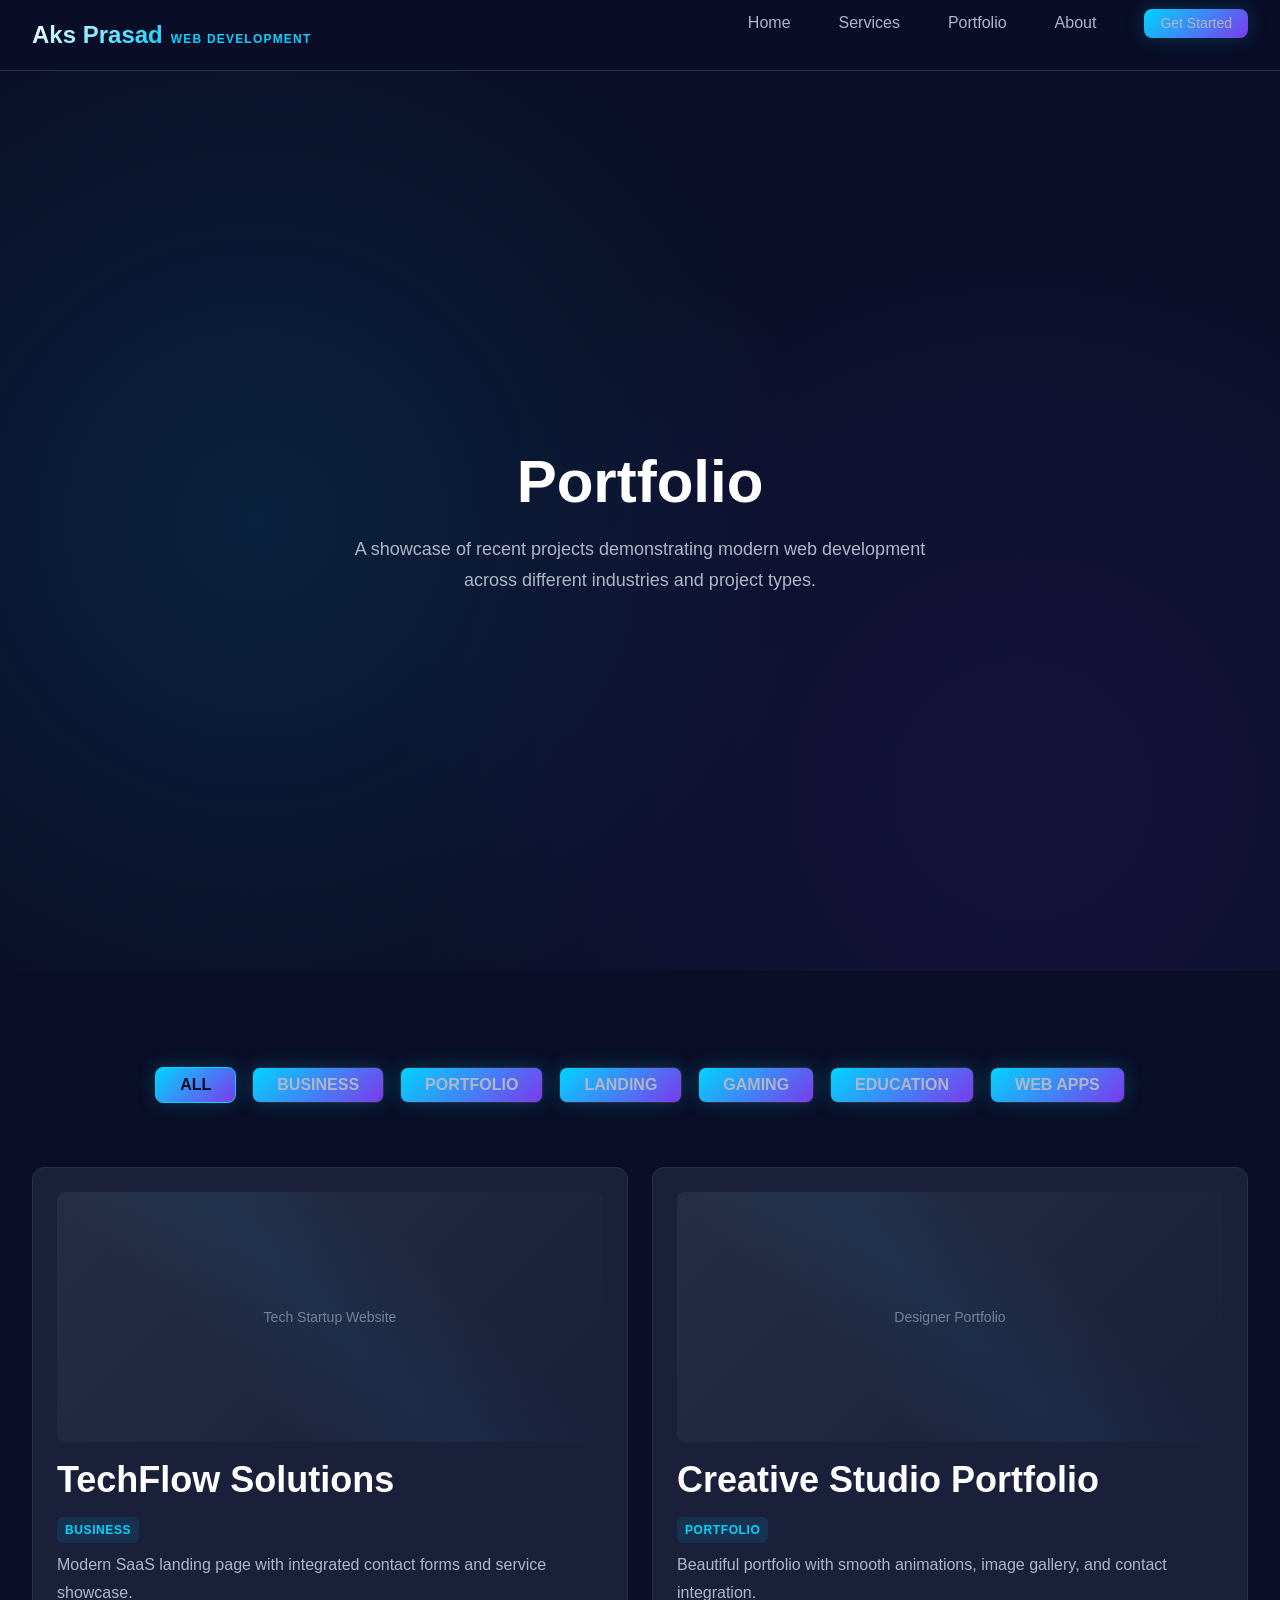
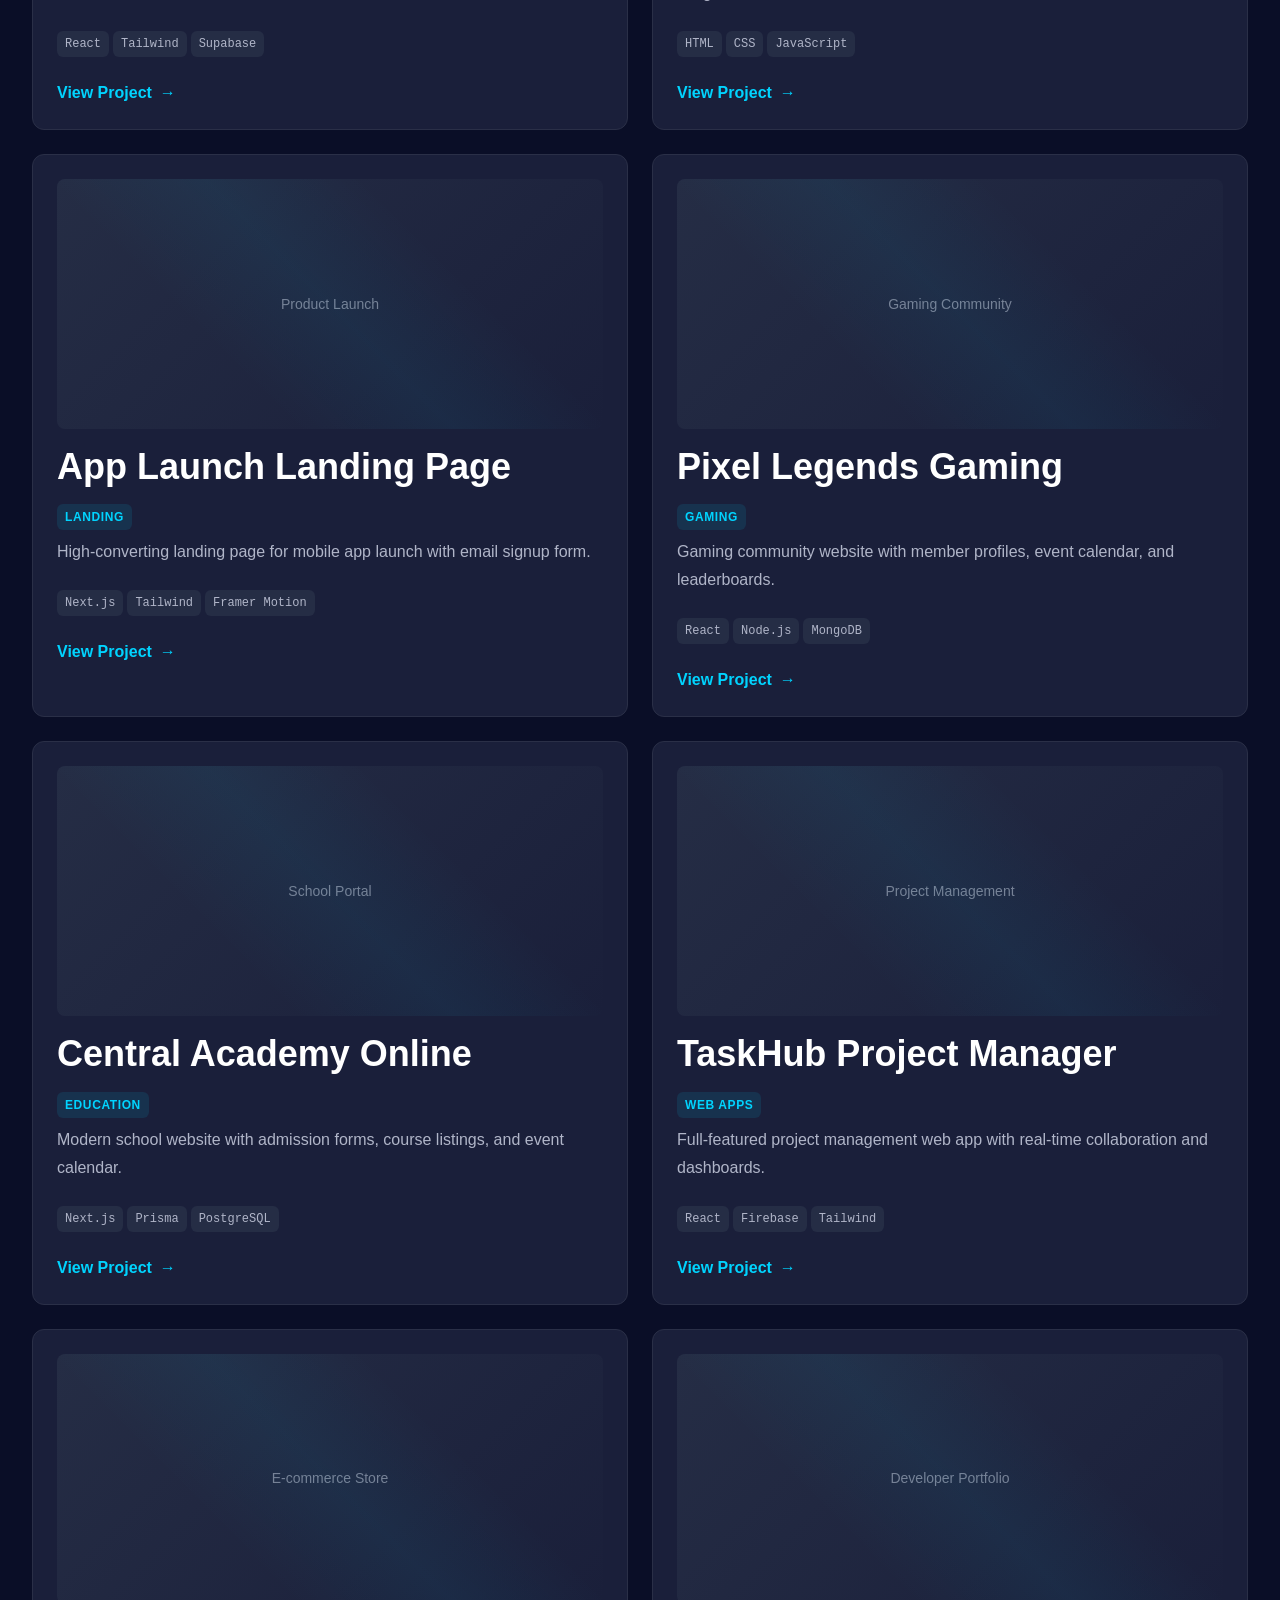
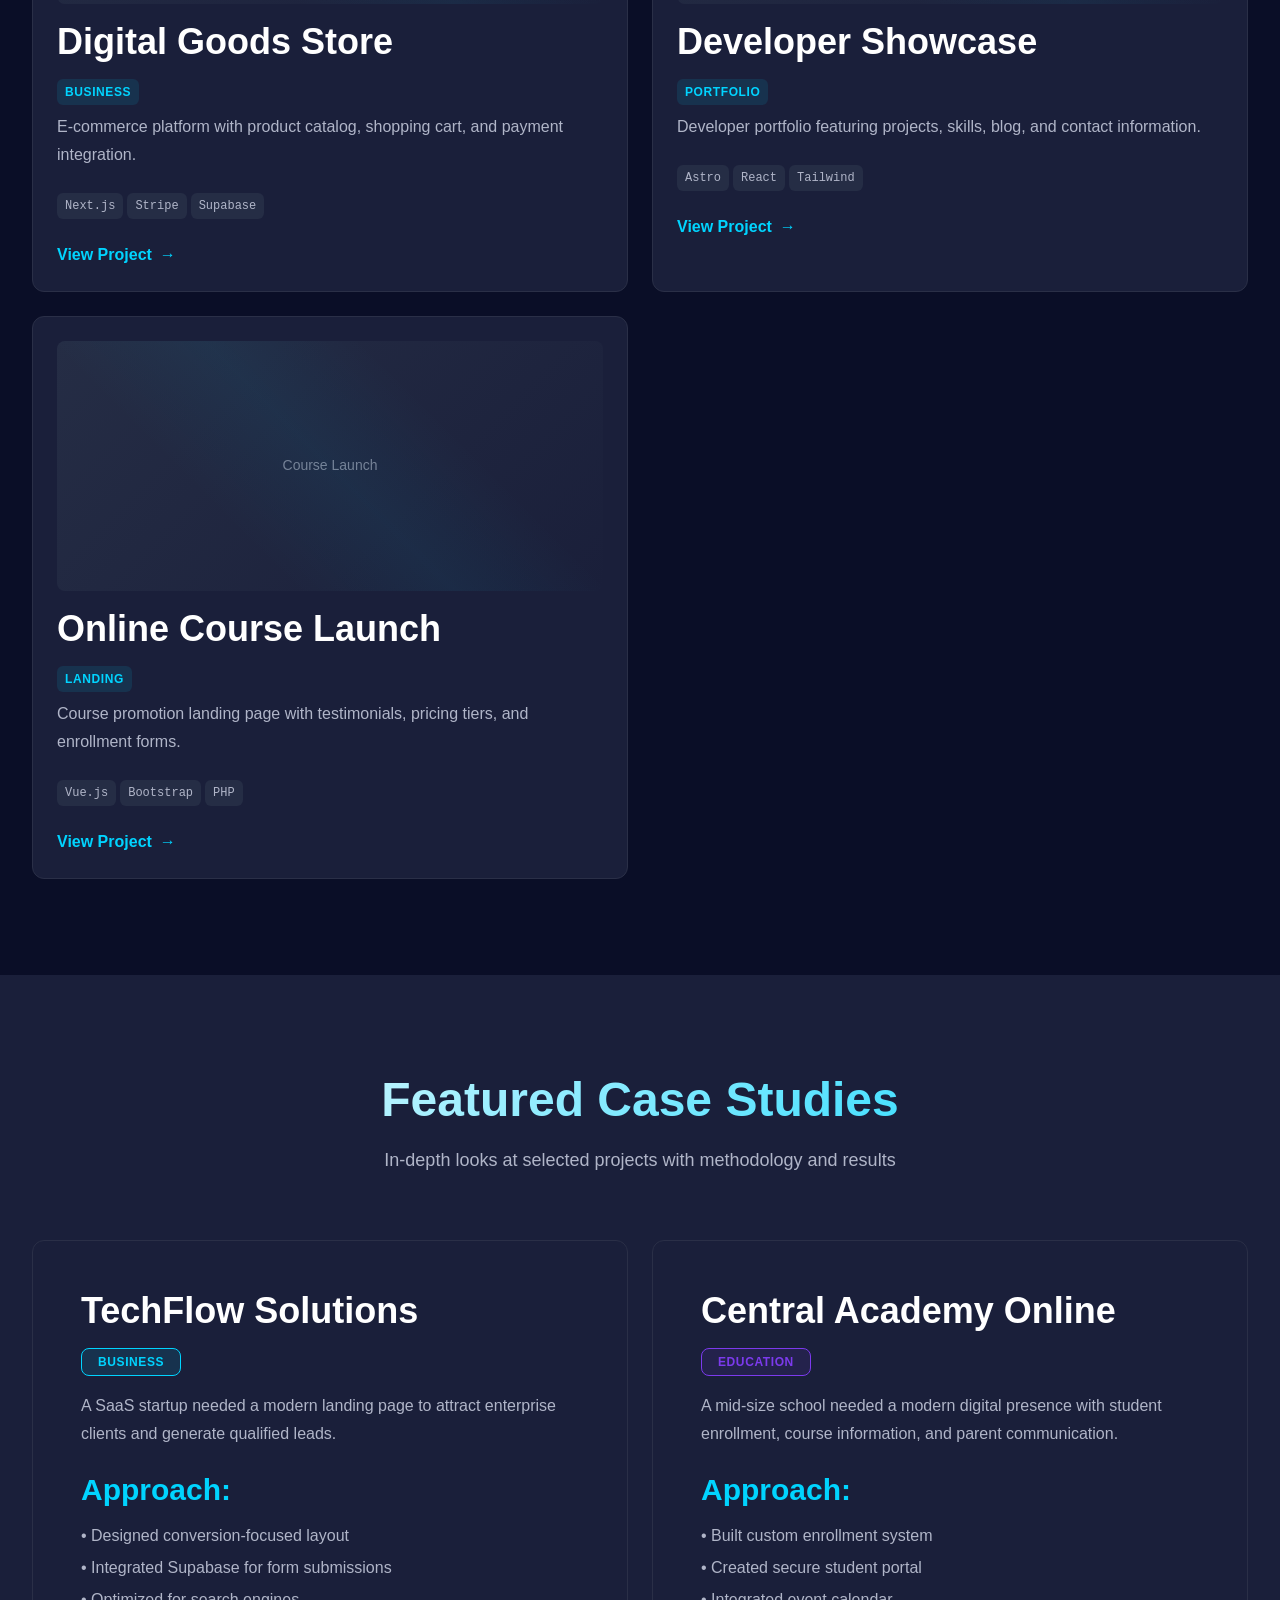
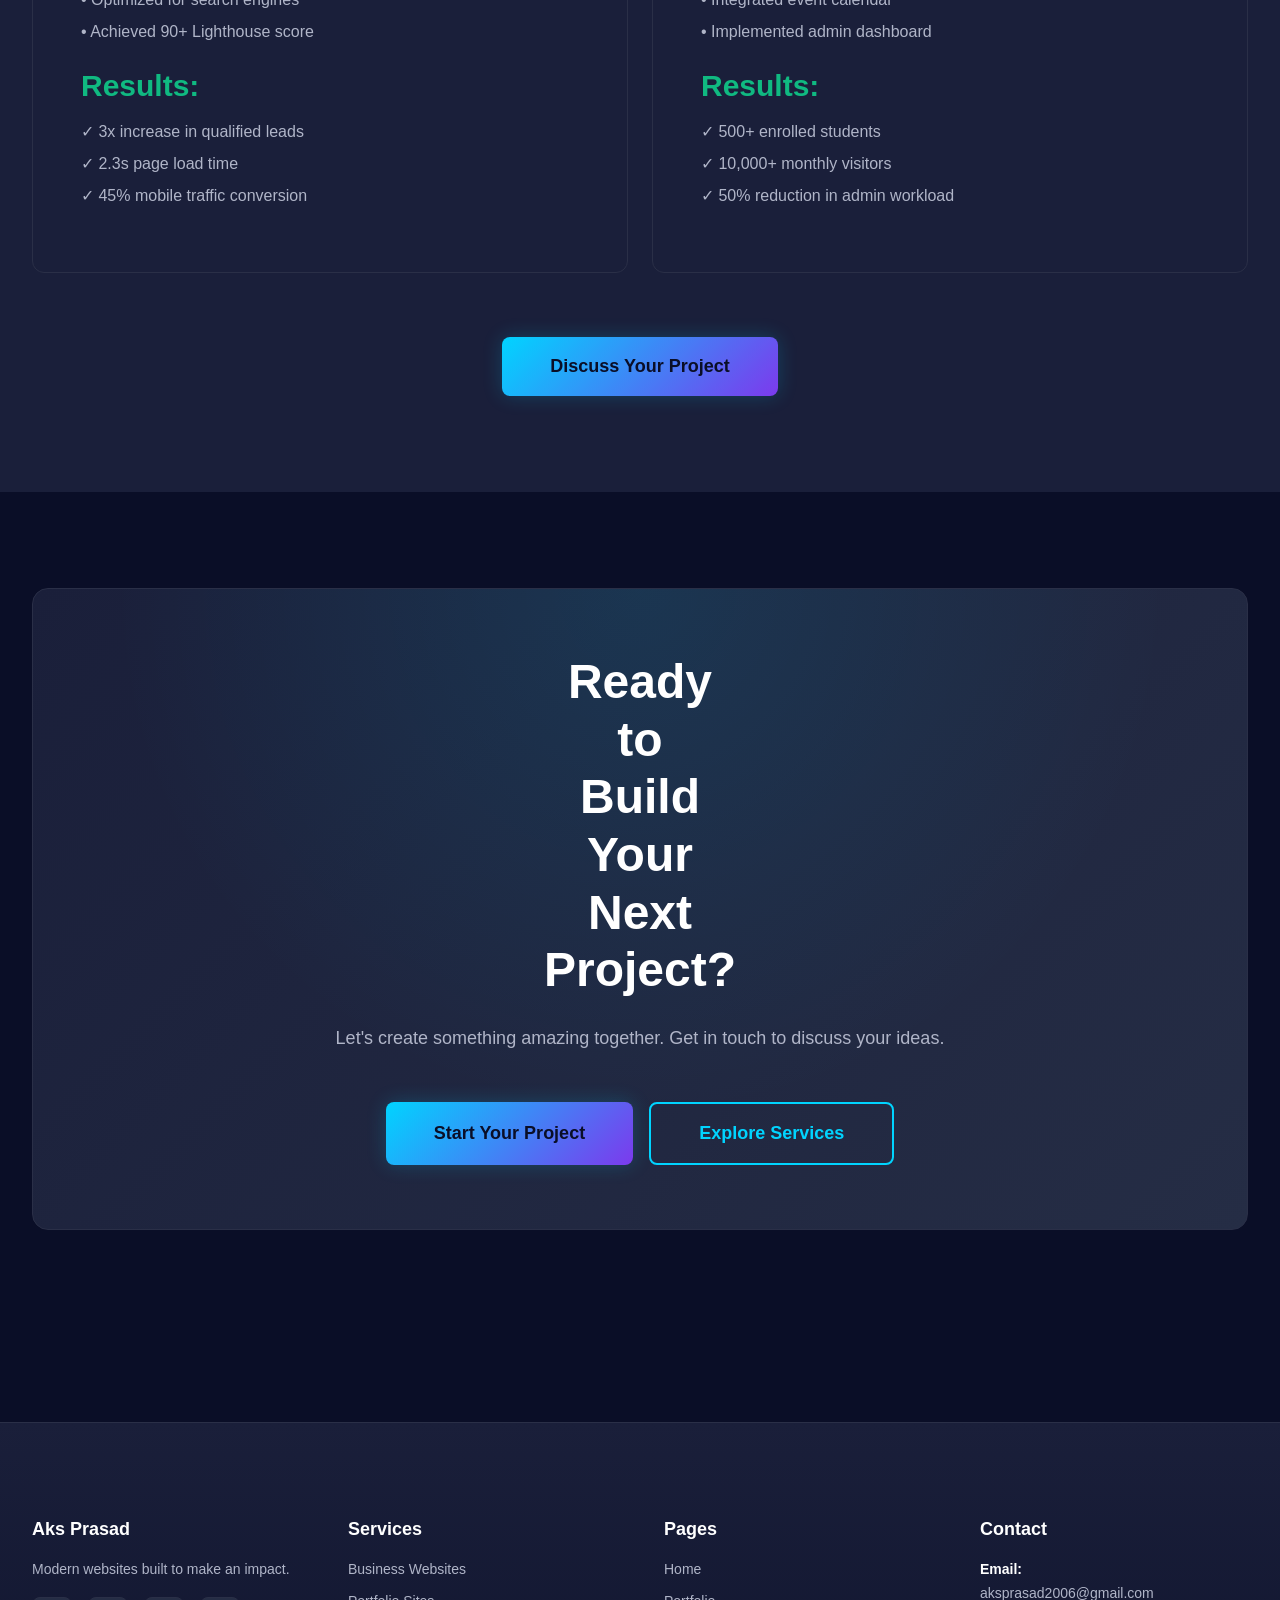
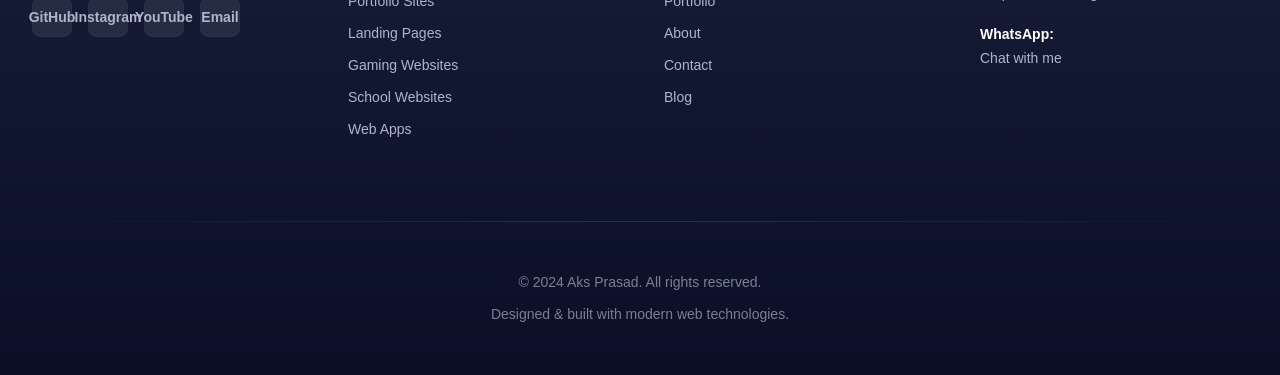
<file: portfolio.html>
<!DOCTYPE html>
<html lang="en">
<head>
  <meta charset="UTF-8">
  <meta name="viewport" content="width=device-width, initial-scale=1.0">
  <meta name="description" content="Portfolio of web development projects showcasing business websites, portfolios, landing pages, gaming sites, school websites, and web applications.">
  <meta name="keywords" content="portfolio, web development projects, case studies, website examples">
  <meta name="author" content="Aks Prasad">
  <title>Portfolio - Aks Prasad Web Development</title>

  <link rel="stylesheet" href="css/global.css">
  <link rel="stylesheet" href="css/components.css">
  <link rel="stylesheet" href="css/header-footer.css">
</head>
<body>
  <!-- HEADER & NAVIGATION -->
  <header id="header" class="header">
    <div class="container">
      <nav class="navbar">
        <div class="navbar-brand">
          <a href="index.html" class="brand-logo">Aks Prasad</a>
          <span class="brand-tagline">Web Development</span>
        </div>

        <button id="mobile-menu-btn" class="mobile-menu-btn">
          <span></span>
          <span></span>
          <span></span>
        </button>

        <ul id="nav-menu" class="nav-menu">
          <li><a href="index.html">Home</a></li>
          <li><a href="services.html">Services</a></li>
          <li><a href="portfolio.html">Portfolio</a></li>
          <li><a href="about.html">About</a></li>
          <li><a href="contact.html" class="btn btn-primary btn-sm">Get Started</a></li>
        </ul>
      </nav>
    </div>
  </header>

  <!-- MAIN CONTENT -->
  <main>
    <!-- PAGE HERO -->
    <section class="hero" style="padding: var(--spacing-3xl) 0;">
      <div class="container">
        <div style="text-align: center;">
          <h1 class="animate-fade-in-up" style="margin-bottom: var(--spacing-md);">Portfolio</h1>
          <p class="animate-fade-in-up" style="font-size: var(--font-size-lg); max-width: 600px; margin: 0 auto;">
            A showcase of recent projects demonstrating modern web development across different industries and project types.
          </p>
        </div>
      </div>
    </section>

    <!-- PORTFOLIO SECTION -->
    <section class="section-lg">
      <div class="container">
        <!-- Filter Buttons -->
        <div class="filter-group animate-fade-in-up">
          <button class="filter-btn active" data-filter="all">ALL</button>
          <button class="filter-btn" data-filter="business">BUSINESS</button>
          <button class="filter-btn" data-filter="portfolio">PORTFOLIO</button>
          <button class="filter-btn" data-filter="landing">LANDING</button>
          <button class="filter-btn" data-filter="gaming">GAMING</button>
          <button class="filter-btn" data-filter="education">EDUCATION</button>
          <button class="filter-btn" data-filter="webapp">WEB APPS</button>
        </div>

        <!-- Projects Grid -->
        <div class="grid grid-cols-3" id="projects-grid">
          <!-- Project 1: Business -->
          <div class="card project-card animate-fade-in-up" data-category="business">
            <div class="project-card-image">
              <span>Tech Startup Website</span>
            </div>
            <div class="project-card-content">
              <div>
                <h3>TechFlow Solutions</h3>
                <span class="project-card-category">BUSINESS</span>
              </div>
              <p class="text-secondary">Modern SaaS landing page with integrated contact forms and service showcase.</p>
              <div class="project-card-technologies">
                <span class="tech-badge">React</span>
                <span class="tech-badge">Tailwind</span>
                <span class="tech-badge">Supabase</span>
              </div>
              <a href="#" class="project-card-link">
                View Project <span>→</span>
              </a>
            </div>
          </div>

          <!-- Project 2: Portfolio -->
          <div class="card project-card animate-fade-in-up" data-category="portfolio">
            <div class="project-card-image">
              <span>Designer Portfolio</span>
            </div>
            <div class="project-card-content">
              <div>
                <h3>Creative Studio Portfolio</h3>
                <span class="project-card-category">PORTFOLIO</span>
              </div>
              <p class="text-secondary">Beautiful portfolio with smooth animations, image gallery, and contact integration.</p>
              <div class="project-card-technologies">
                <span class="tech-badge">HTML</span>
                <span class="tech-badge">CSS</span>
                <span class="tech-badge">JavaScript</span>
              </div>
              <a href="#" class="project-card-link">
                View Project <span>→</span>
              </a>
            </div>
          </div>

          <!-- Project 3: Landing Page -->
          <div class="card project-card animate-fade-in-up" data-category="landing">
            <div class="project-card-image">
              <span>Product Launch</span>
            </div>
            <div class="project-card-content">
              <div>
                <h3>App Launch Landing Page</h3>
                <span class="project-card-category">LANDING</span>
              </div>
              <p class="text-secondary">High-converting landing page for mobile app launch with email signup form.</p>
              <div class="project-card-technologies">
                <span class="tech-badge">Next.js</span>
                <span class="tech-badge">Tailwind</span>
                <span class="tech-badge">Framer Motion</span>
              </div>
              <a href="#" class="project-card-link">
                View Project <span>→</span>
              </a>
            </div>
          </div>

          <!-- Project 4: Gaming -->
          <div class="card project-card animate-fade-in-up" data-category="gaming">
            <div class="project-card-image">
              <span>Gaming Community</span>
            </div>
            <div class="project-card-content">
              <div>
                <h3>Pixel Legends Gaming</h3>
                <span class="project-card-category">GAMING</span>
              </div>
              <p class="text-secondary">Gaming community website with member profiles, event calendar, and leaderboards.</p>
              <div class="project-card-technologies">
                <span class="tech-badge">React</span>
                <span class="tech-badge">Node.js</span>
                <span class="tech-badge">MongoDB</span>
              </div>
              <a href="#" class="project-card-link">
                View Project <span>→</span>
              </a>
            </div>
          </div>

          <!-- Project 5: Education -->
          <div class="card project-card animate-fade-in-up" data-category="education">
            <div class="project-card-image">
              <span>School Portal</span>
            </div>
            <div class="project-card-content">
              <div>
                <h3>Central Academy Online</h3>
                <span class="project-card-category">EDUCATION</span>
              </div>
              <p class="text-secondary">Modern school website with admission forms, course listings, and event calendar.</p>
              <div class="project-card-technologies">
                <span class="tech-badge">Next.js</span>
                <span class="tech-badge">Prisma</span>
                <span class="tech-badge">PostgreSQL</span>
              </div>
              <a href="#" class="project-card-link">
                View Project <span>→</span>
              </a>
            </div>
          </div>

          <!-- Project 6: Web App -->
          <div class="card project-card animate-fade-in-up" data-category="webapp">
            <div class="project-card-image">
              <span>Project Management</span>
            </div>
            <div class="project-card-content">
              <div>
                <h3>TaskHub Project Manager</h3>
                <span class="project-card-category">WEB APPS</span>
              </div>
              <p class="text-secondary">Full-featured project management web app with real-time collaboration and dashboards.</p>
              <div class="project-card-technologies">
                <span class="tech-badge">React</span>
                <span class="tech-badge">Firebase</span>
                <span class="tech-badge">Tailwind</span>
              </div>
              <a href="#" class="project-card-link">
                View Project <span>→</span>
              </a>
            </div>
          </div>

          <!-- Project 7: Business -->
          <div class="card project-card animate-fade-in-up" data-category="business">
            <div class="project-card-image">
              <span>E-commerce Store</span>
            </div>
            <div class="project-card-content">
              <div>
                <h3>Digital Goods Store</h3>
                <span class="project-card-category">BUSINESS</span>
              </div>
              <p class="text-secondary">E-commerce platform with product catalog, shopping cart, and payment integration.</p>
              <div class="project-card-technologies">
                <span class="tech-badge">Next.js</span>
                <span class="tech-badge">Stripe</span>
                <span class="tech-badge">Supabase</span>
              </div>
              <a href="#" class="project-card-link">
                View Project <span>→</span>
              </a>
            </div>
          </div>

          <!-- Project 8: Portfolio -->
          <div class="card project-card animate-fade-in-up" data-category="portfolio">
            <div class="project-card-image">
              <span>Developer Portfolio</span>
            </div>
            <div class="project-card-content">
              <div>
                <h3>Developer Showcase</h3>
                <span class="project-card-category">PORTFOLIO</span>
              </div>
              <p class="text-secondary">Developer portfolio featuring projects, skills, blog, and contact information.</p>
              <div class="project-card-technologies">
                <span class="tech-badge">Astro</span>
                <span class="tech-badge">React</span>
                <span class="tech-badge">Tailwind</span>
              </div>
              <a href="#" class="project-card-link">
                View Project <span>→</span>
              </a>
            </div>
          </div>

          <!-- Project 9: Landing -->
          <div class="card project-card animate-fade-in-up" data-category="landing">
            <div class="project-card-image">
              <span>Course Launch</span>
            </div>
            <div class="project-card-content">
              <div>
                <h3>Online Course Launch</h3>
                <span class="project-card-category">LANDING</span>
              </div>
              <p class="text-secondary">Course promotion landing page with testimonials, pricing tiers, and enrollment forms.</p>
              <div class="project-card-technologies">
                <span class="tech-badge">Vue.js</span>
                <span class="tech-badge">Bootstrap</span>
                <span class="tech-badge">PHP</span>
              </div>
              <a href="#" class="project-card-link">
                View Project <span>→</span>
              </a>
            </div>
          </div>
        </div>
      </div>
    </section>

    <!-- CASE STUDIES SECTION -->
    <section class="section-lg" style="background-color: var(--color-bg-secondary);">
      <div class="container">
        <div class="section-header animate-fade-in-up">
          <h2>Featured Case Studies</h2>
          <p>In-depth looks at selected projects with methodology and results</p>
        </div>

        <div class="grid grid-cols-2 animate-fade-in-up">
          <!-- Case Study 1 -->
          <div class="card card-lg">
            <h3 style="margin-bottom: var(--spacing-md);">TechFlow Solutions</h3>
            <div style="margin-bottom: var(--spacing-md);">
              <span class="badge badge-primary">BUSINESS</span>
            </div>
            <p style="margin-bottom: var(--spacing-lg);">
              A SaaS startup needed a modern landing page to attract enterprise clients and generate qualified leads.
            </p>
            <h4 style="color: var(--color-accent-primary); margin-bottom: var(--spacing-md); margin-top: var(--spacing-lg);">Approach:</h4>
            <ul style="list-style: none; margin-left: 0; color: var(--color-text-secondary);">
              <li style="margin-bottom: var(--spacing-sm);">• Designed conversion-focused layout</li>
              <li style="margin-bottom: var(--spacing-sm);">• Integrated Supabase for form submissions</li>
              <li style="margin-bottom: var(--spacing-sm);">• Optimized for search engines</li>
              <li style="margin-bottom: var(--spacing-sm);">• Achieved 90+ Lighthouse score</li>
            </ul>
            <h4 style="color: var(--color-success); margin-top: var(--spacing-lg); margin-bottom: var(--spacing-md);">Results:</h4>
            <ul style="list-style: none; margin-left: 0; color: var(--color-text-secondary);">
              <li style="margin-bottom: var(--spacing-sm);">✓ 3x increase in qualified leads</li>
              <li style="margin-bottom: var(--spacing-sm);">✓ 2.3s page load time</li>
              <li style="margin-bottom: var(--spacing-sm);">✓ 45% mobile traffic conversion</li>
            </ul>
          </div>

          <!-- Case Study 2 -->
          <div class="card card-lg">
            <h3 style="margin-bottom: var(--spacing-md);">Central Academy Online</h3>
            <div style="margin-bottom: var(--spacing-md);">
              <span class="badge badge-secondary">EDUCATION</span>
            </div>
            <p style="margin-bottom: var(--spacing-lg);">
              A mid-size school needed a modern digital presence with student enrollment, course information, and parent communication.
            </p>
            <h4 style="color: var(--color-accent-primary); margin-bottom: var(--spacing-md); margin-top: var(--spacing-lg);">Approach:</h4>
            <ul style="list-style: none; margin-left: 0; color: var(--color-text-secondary);">
              <li style="margin-bottom: var(--spacing-sm);">• Built custom enrollment system</li>
              <li style="margin-bottom: var(--spacing-sm);">• Created secure student portal</li>
              <li style="margin-bottom: var(--spacing-sm);">• Integrated event calendar</li>
              <li style="margin-bottom: var(--spacing-sm);">• Implemented admin dashboard</li>
            </ul>
            <h4 style="color: var(--color-success); margin-top: var(--spacing-lg); margin-bottom: var(--spacing-md);">Results:</h4>
            <ul style="list-style: none; margin-left: 0; color: var(--color-text-secondary);">
              <li style="margin-bottom: var(--spacing-sm);">✓ 500+ enrolled students</li>
              <li style="margin-bottom: var(--spacing-sm);">✓ 10,000+ monthly visitors</li>
              <li style="margin-bottom: var(--spacing-sm);">✓ 50% reduction in admin workload</li>
            </ul>
          </div>
        </div>

        <div style="text-align: center; margin-top: var(--spacing-3xl);">
          <a href="contact.html" class="btn btn-primary btn-lg">Discuss Your Project</a>
        </div>
      </div>
    </section>

    <!-- CTA SECTION -->
    <section class="section-lg">
      <div class="container">
        <div class="cta-section animate-fade-in-up">
          <div class="cta-section-content">
            <h2>Ready to Build Your Next Project?</h2>
            <p style="font-size: var(--font-size-lg); margin-bottom: var(--spacing-2xl);">
              Let's create something amazing together. Get in touch to discuss your ideas.
            </p>
            <div class="cta-section-buttons">
              <a href="contact.html" class="btn btn-primary btn-lg">Start Your Project</a>
              <a href="services.html" class="btn btn-secondary btn-lg">Explore Services</a>
            </div>
          </div>
        </div>
      </div>
    </section>
  </main>

  <!-- FOOTER -->
  <footer id="footer" class="footer">
    <div class="container">
      <div class="footer-content">
        <div class="footer-section">
          <h3>Aks Prasad</h3>
          <p>Modern websites built to make an impact.</p>
          <div class="social-links">
            <a href="https://www.fiverr.com/s/gvD4xbX" target="_blank" rel="noopener noreferrer" title="GitHub">GitHub</a>
            <a href="https://www.instagram.com/gamerxmagician/" target="_blank" rel="noopener noreferrer" title="Instagram">Instagram</a>
            <a href="https://www.youtube.com/@_gamerxmagician" target="_blank" rel="noopener noreferrer" title="YouTube">YouTube</a>
            <a href="mailto:aksprasad2006@gmail.com" title="Email">Email</a>
          </div>
        </div>

        <div class="footer-section">
          <h4>Services</h4>
          <ul>
            <li><a href="services.html#business">Business Websites</a></li>
            <li><a href="services.html#portfolio">Portfolio Sites</a></li>
            <li><a href="services.html#landing">Landing Pages</a></li>
            <li><a href="services.html#gaming">Gaming Websites</a></li>
            <li><a href="services.html#education">School Websites</a></li>
            <li><a href="services.html#apps">Web Apps</a></li>
          </ul>
        </div>

        <div class="footer-section">
          <h4>Pages</h4>
          <ul>
            <li><a href="index.html">Home</a></li>
            <li><a href="portfolio.html">Portfolio</a></li>
            <li><a href="about.html">About</a></li>
            <li><a href="contact.html">Contact</a></li>
            <li><a href="blog.html">Blog</a></li>
          </ul>
        </div>

        <div class="footer-section">
          <h4>Contact</h4>
          <p>
            <strong>Email:</strong><br>
            <a href="mailto:aksprasad2006@gmail.com">aksprasad2006@gmail.com</a>
          </p>
          <p>
            <strong>WhatsApp:</strong><br>
            <a href="https://wa.me/9372573656" target="_blank">Chat with me</a>
          </p>
        </div>
      </div>

      <div class="footer-divider"></div>

      <div class="footer-bottom">
        <p>&copy; 2024 Aks Prasad. All rights reserved.</p>
        <p>Designed & built with modern web technologies.</p>
      </div>
    </div>
  </footer>

  <!-- JAVASCRIPT -->
  <script src="js/main.js"></script>
  <script src="js/portfolio-filter.js"></script>
</body>
</html>
</file>
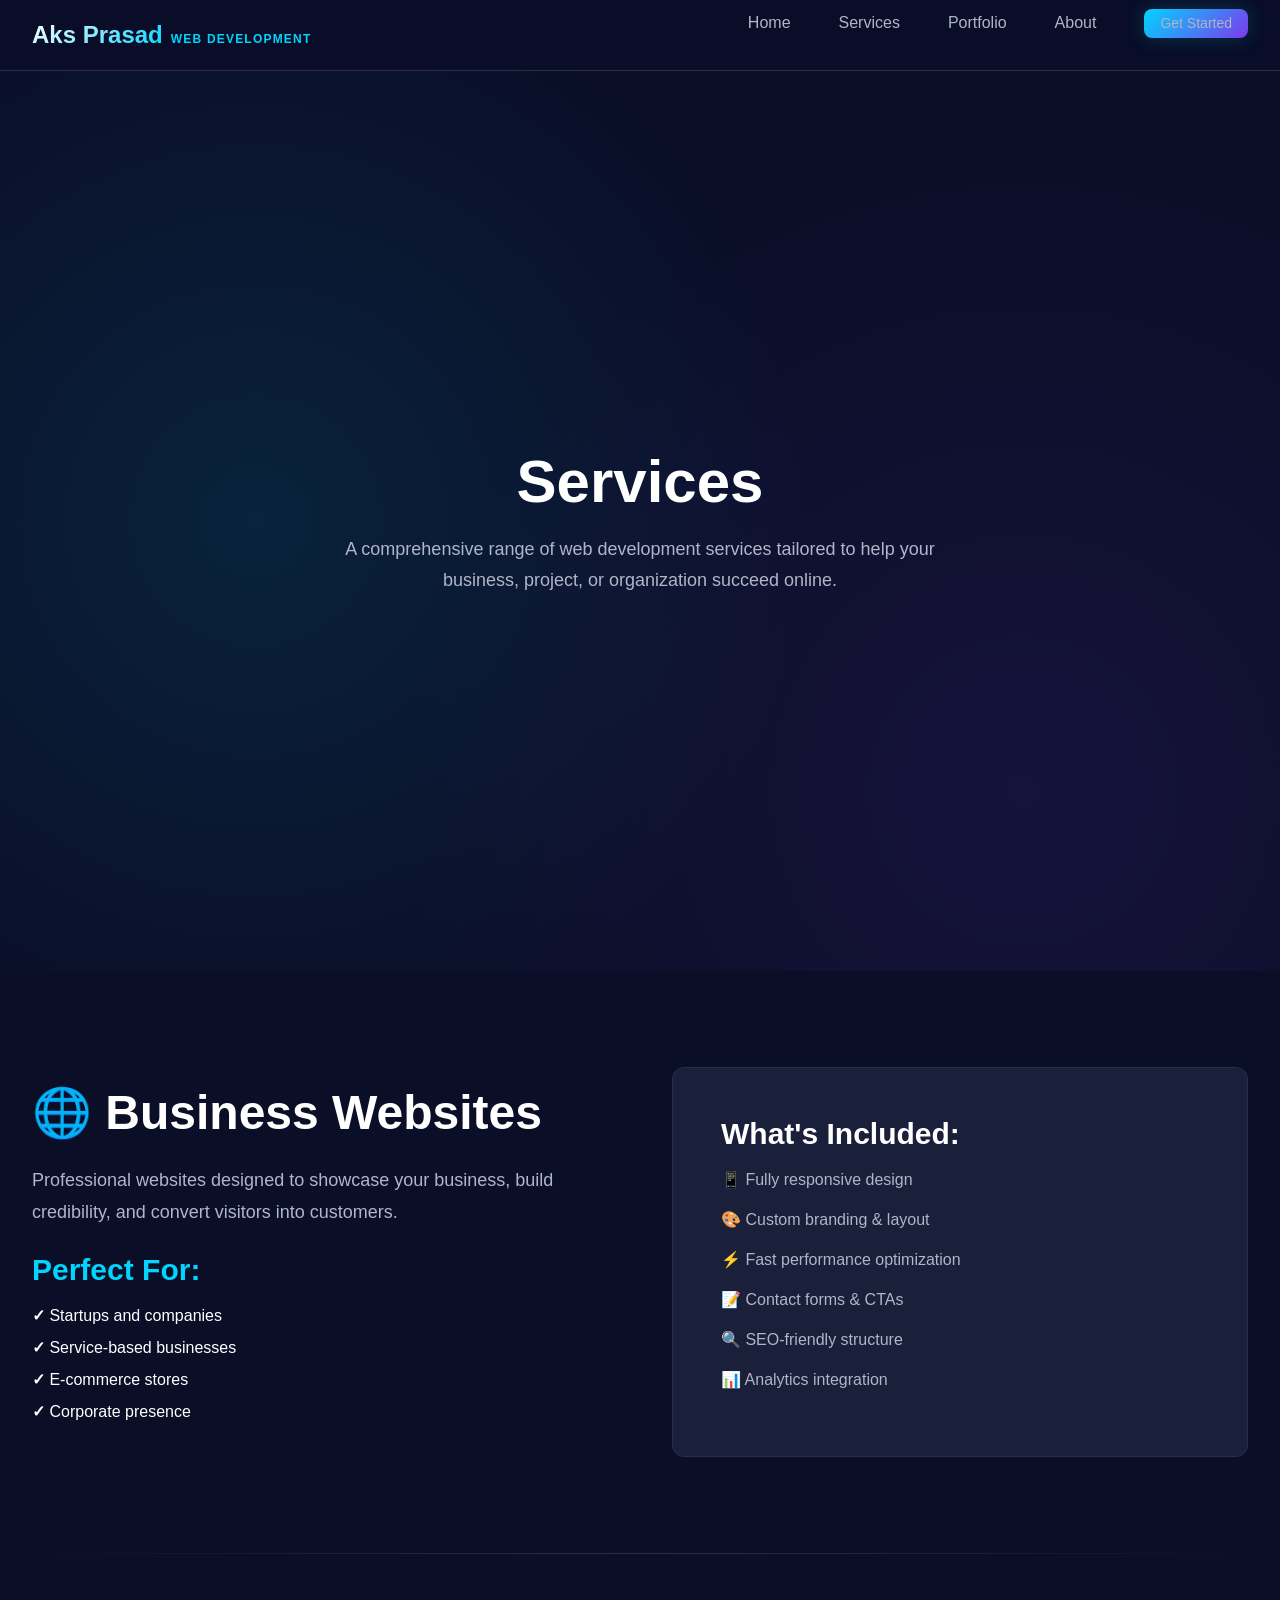
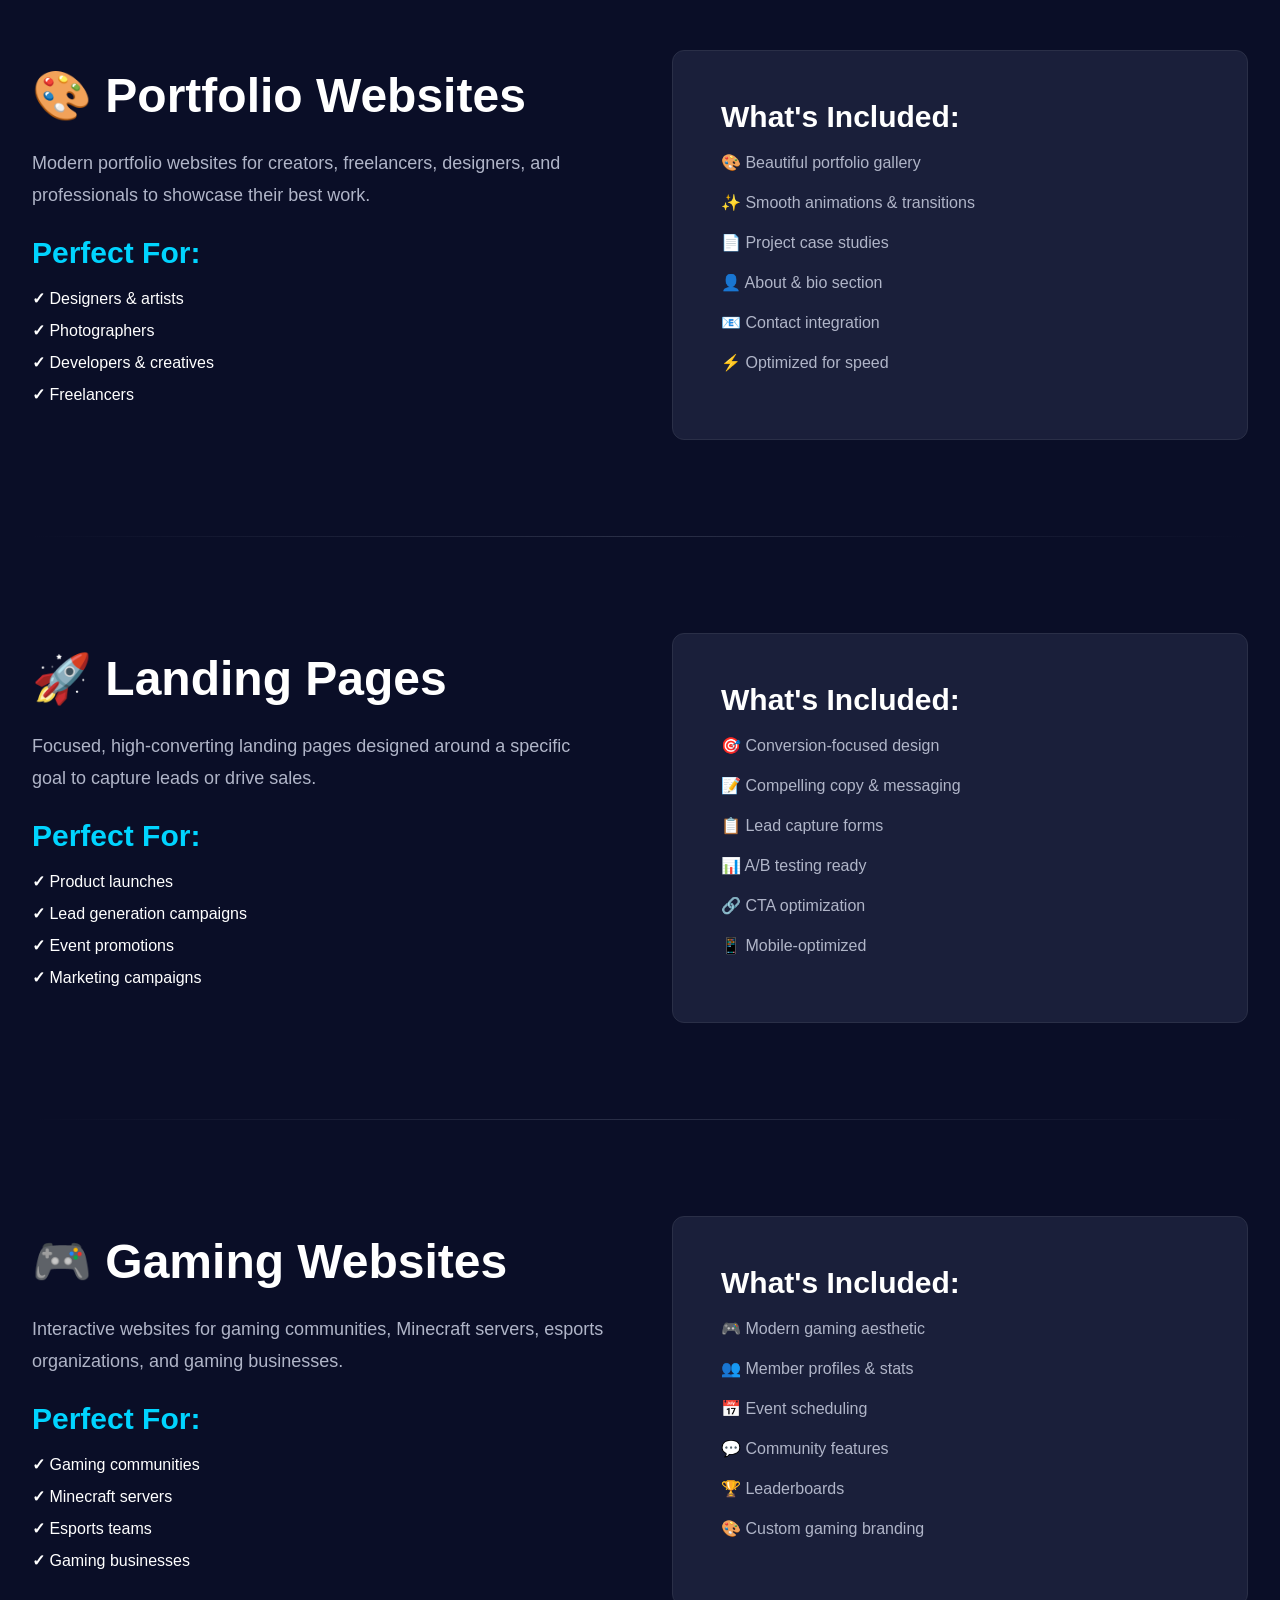
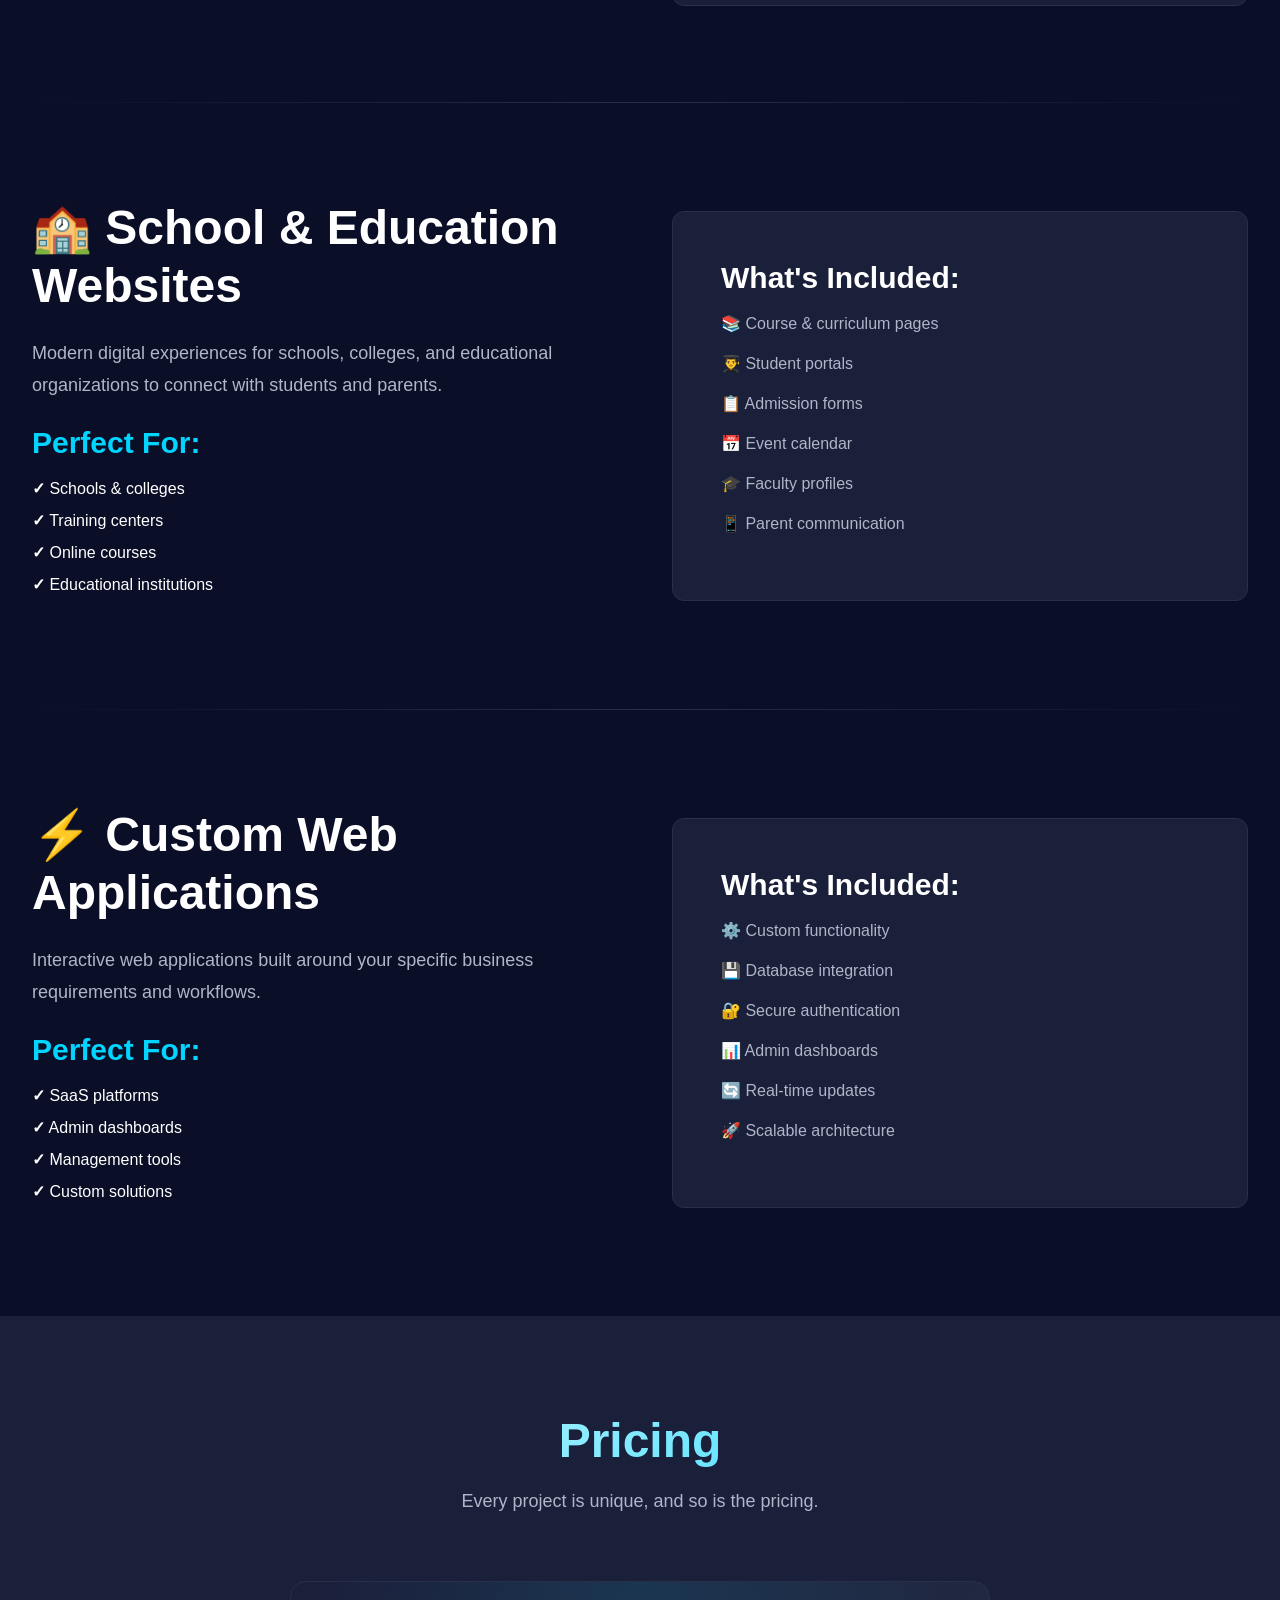
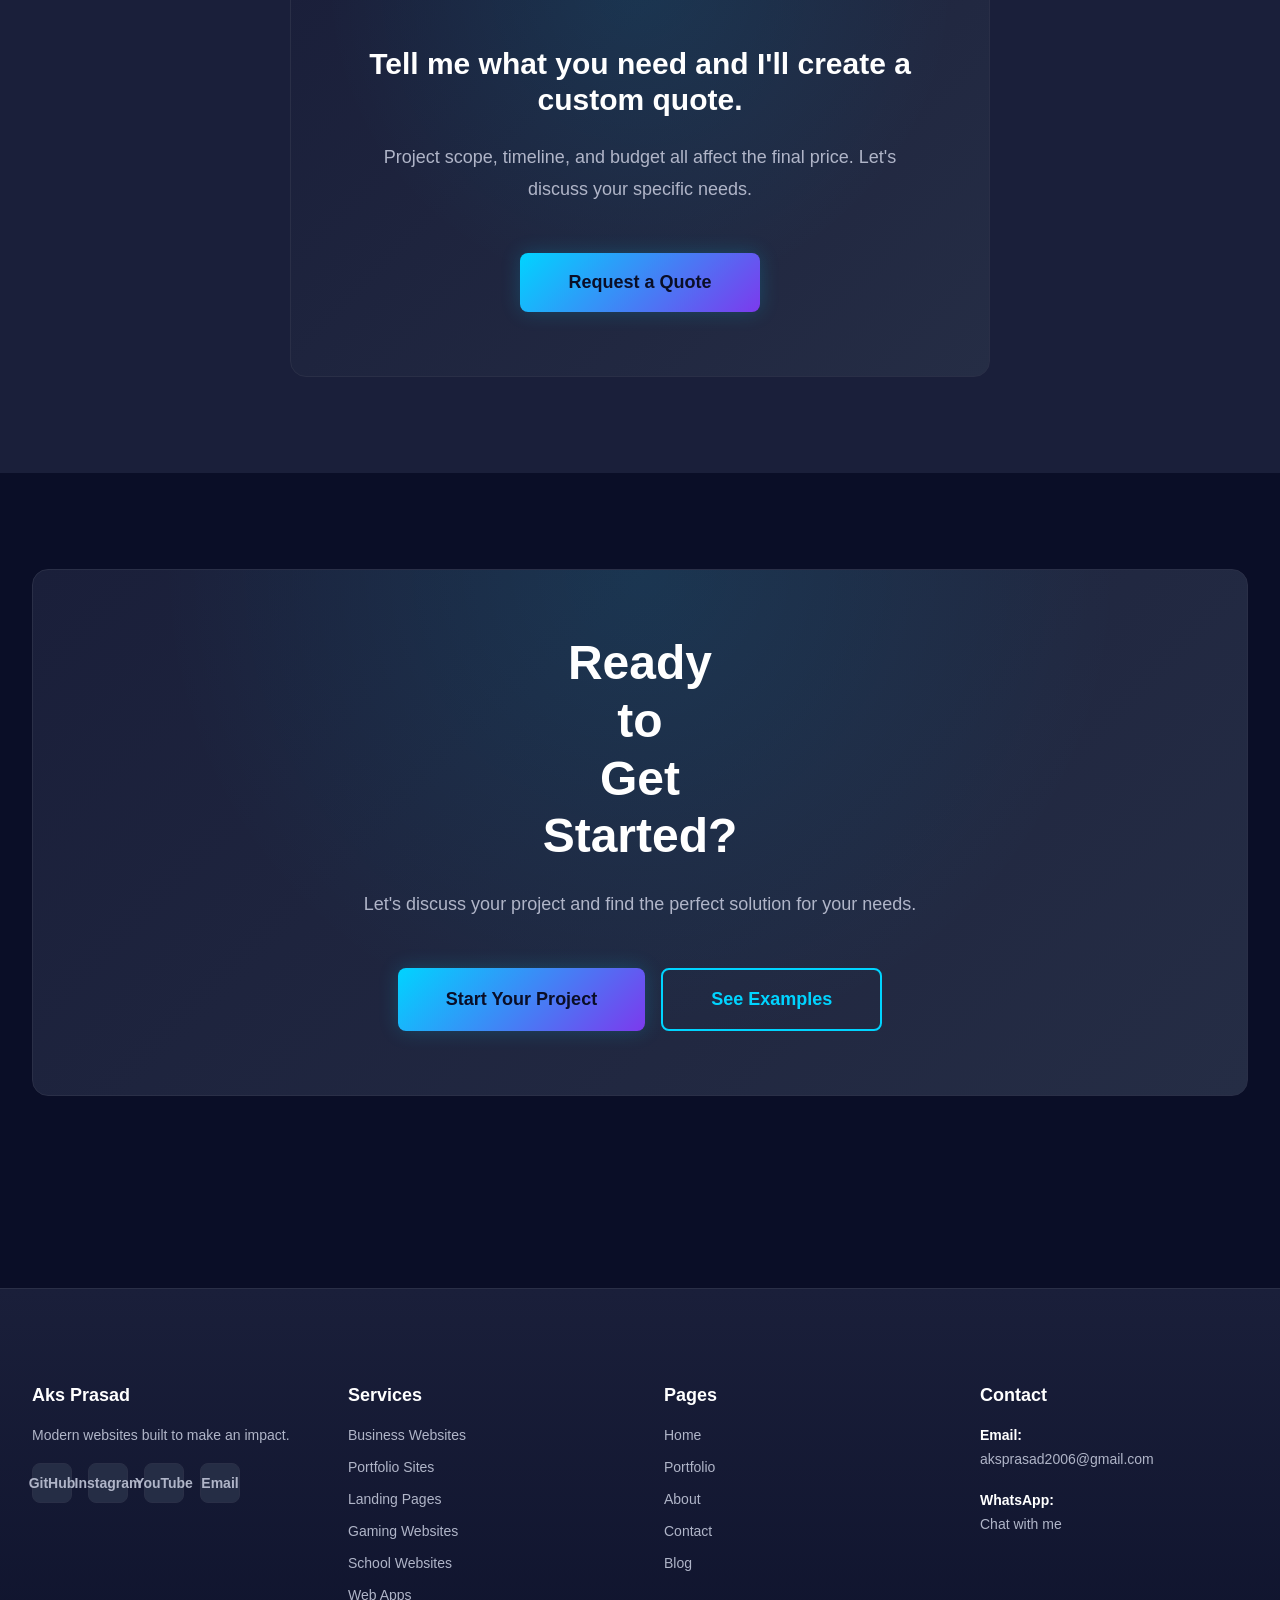
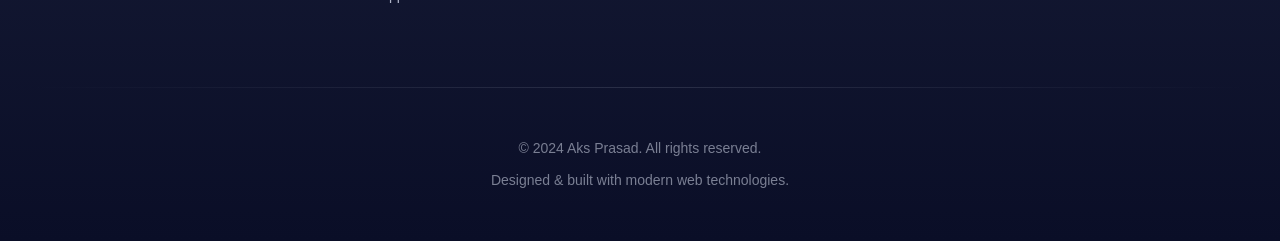
<file: services.html>
<!DOCTYPE html>
<html lang="en">
<head>
  <meta charset="UTF-8">
  <meta name="viewport" content="width=device-width, initial-scale=1.0">
  <meta name="description" content="Web development services including business websites, portfolios, landing pages, gaming sites, school websites, and custom web applications.">
  <meta name="keywords" content="web development services, website design, landing pages, web apps, gaming websites, school websites">
  <meta name="author" content="Aks Prasad">
  <title>Services - Aks Prasad Web Development</title>

  <link rel="stylesheet" href="css/global.css">
  <link rel="stylesheet" href="css/components.css">
  <link rel="stylesheet" href="css/header-footer.css">
</head>
<body>
  <!-- HEADER & NAVIGATION -->
  <header id="header" class="header">
    <div class="container">
      <nav class="navbar">
        <div class="navbar-brand">
          <a href="index.html" class="brand-logo">Aks Prasad</a>
          <span class="brand-tagline">Web Development</span>
        </div>

        <button id="mobile-menu-btn" class="mobile-menu-btn">
          <span></span>
          <span></span>
          <span></span>
        </button>

        <ul id="nav-menu" class="nav-menu">
          <li><a href="index.html">Home</a></li>
          <li><a href="services.html">Services</a></li>
          <li><a href="portfolio.html">Portfolio</a></li>
          <li><a href="about.html">About</a></li>
          <li><a href="contact.html" class="btn btn-primary btn-sm">Get Started</a></li>
        </ul>
      </nav>
    </div>
  </header>

  <!-- MAIN CONTENT -->
  <main>
    <!-- PAGE HERO -->
    <section class="hero" style="padding: var(--spacing-3xl) 0;">
      <div class="container">
        <div style="text-align: center;">
          <h1 class="animate-fade-in-up" style="margin-bottom: var(--spacing-md);">Services</h1>
          <p class="animate-fade-in-up" style="font-size: var(--font-size-lg); max-width: 600px; margin: 0 auto;">
            A comprehensive range of web development services tailored to help your business, project, or organization succeed online.
          </p>
        </div>
      </div>
    </section>

    <!-- SERVICES GRID -->
    <section class="section-lg">
      <div class="container">
        <!-- Business Websites -->
        <div id="business" class="mb-4xl animate-fade-in-up">
          <div style="display: grid; grid-template-columns: 1fr 1fr; gap: var(--spacing-3xl); align-items: center;">
            <div>
              <h2 style="margin-bottom: var(--spacing-lg);">🌐 Business Websites</h2>
              <p style="font-size: var(--font-size-lg); margin-bottom: var(--spacing-lg);">
                Professional websites designed to showcase your business, build credibility, and convert visitors into customers.
              </p>
              <h4 style="color: var(--color-accent-primary); margin-bottom: var(--spacing-md);">Perfect For:</h4>
              <ul style="list-style: none; margin-left: 0;">
                <li style="margin-bottom: var(--spacing-sm);"><strong>✓</strong> Startups and companies</li>
                <li style="margin-bottom: var(--spacing-sm);"><strong>✓</strong> Service-based businesses</li>
                <li style="margin-bottom: var(--spacing-sm);"><strong>✓</strong> E-commerce stores</li>
                <li style="margin-bottom: var(--spacing-sm);"><strong>✓</strong> Corporate presence</li>
              </ul>
            </div>
            <div class="card card-lg">
              <h4 style="margin-bottom: var(--spacing-md);">What's Included:</h4>
              <ul style="list-style: none; margin-left: 0; color: var(--color-text-secondary);">
                <li style="margin-bottom: var(--spacing-md);">📱 Fully responsive design</li>
                <li style="margin-bottom: var(--spacing-md);">🎨 Custom branding & layout</li>
                <li style="margin-bottom: var(--spacing-md);">⚡ Fast performance optimization</li>
                <li style="margin-bottom: var(--spacing-md);">📝 Contact forms & CTAs</li>
                <li style="margin-bottom: var(--spacing-md);">🔍 SEO-friendly structure</li>
                <li style="margin-bottom: var(--spacing-md);">📊 Analytics integration</li>
              </ul>
            </div>
          </div>
        </div>

        <div class="divider"></div>

        <!-- Portfolio Websites -->
        <div id="portfolio" class="mb-4xl animate-fade-in-up">
          <div style="display: grid; grid-template-columns: 1fr 1fr; gap: var(--spacing-3xl); align-items: center;">
            <div class="card card-lg" style="order: 2;">
              <h4 style="margin-bottom: var(--spacing-md);">What's Included:</h4>
              <ul style="list-style: none; margin-left: 0; color: var(--color-text-secondary);">
                <li style="margin-bottom: var(--spacing-md);">🎨 Beautiful portfolio gallery</li>
                <li style="margin-bottom: var(--spacing-md);">✨ Smooth animations & transitions</li>
                <li style="margin-bottom: var(--spacing-md);">📄 Project case studies</li>
                <li style="margin-bottom: var(--spacing-md);">👤 About & bio section</li>
                <li style="margin-bottom: var(--spacing-md);">📧 Contact integration</li>
                <li style="margin-bottom: var(--spacing-md);">⚡ Optimized for speed</li>
              </ul>
            </div>
            <div style="order: 1;">
              <h2 style="margin-bottom: var(--spacing-lg);">🎨 Portfolio Websites</h2>
              <p style="font-size: var(--font-size-lg); margin-bottom: var(--spacing-lg);">
                Modern portfolio websites for creators, freelancers, designers, and professionals to showcase their best work.
              </p>
              <h4 style="color: var(--color-accent-primary); margin-bottom: var(--spacing-md);">Perfect For:</h4>
              <ul style="list-style: none; margin-left: 0;">
                <li style="margin-bottom: var(--spacing-sm);"><strong>✓</strong> Designers & artists</li>
                <li style="margin-bottom: var(--spacing-sm);"><strong>✓</strong> Photographers</li>
                <li style="margin-bottom: var(--spacing-sm);"><strong>✓</strong> Developers & creatives</li>
                <li style="margin-bottom: var(--spacing-sm);"><strong>✓</strong> Freelancers</li>
              </ul>
            </div>
          </div>
        </div>

        <div class="divider"></div>

        <!-- Landing Pages -->
        <div id="landing" class="mb-4xl animate-fade-in-up">
          <div style="display: grid; grid-template-columns: 1fr 1fr; gap: var(--spacing-3xl); align-items: center;">
            <div>
              <h2 style="margin-bottom: var(--spacing-lg);">🚀 Landing Pages</h2>
              <p style="font-size: var(--font-size-lg); margin-bottom: var(--spacing-lg);">
                Focused, high-converting landing pages designed around a specific goal to capture leads or drive sales.
              </p>
              <h4 style="color: var(--color-accent-primary); margin-bottom: var(--spacing-md);">Perfect For:</h4>
              <ul style="list-style: none; margin-left: 0;">
                <li style="margin-bottom: var(--spacing-sm);"><strong>✓</strong> Product launches</li>
                <li style="margin-bottom: var(--spacing-sm);"><strong>✓</strong> Lead generation campaigns</li>
                <li style="margin-bottom: var(--spacing-sm);"><strong>✓</strong> Event promotions</li>
                <li style="margin-bottom: var(--spacing-sm);"><strong>✓</strong> Marketing campaigns</li>
              </ul>
            </div>
            <div class="card card-lg">
              <h4 style="margin-bottom: var(--spacing-md);">What's Included:</h4>
              <ul style="list-style: none; margin-left: 0; color: var(--color-text-secondary);">
                <li style="margin-bottom: var(--spacing-md);">🎯 Conversion-focused design</li>
                <li style="margin-bottom: var(--spacing-md);">📝 Compelling copy & messaging</li>
                <li style="margin-bottom: var(--spacing-md);">📋 Lead capture forms</li>
                <li style="margin-bottom: var(--spacing-md);">📊 A/B testing ready</li>
                <li style="margin-bottom: var(--spacing-md);">🔗 CTA optimization</li>
                <li style="margin-bottom: var(--spacing-md);">📱 Mobile-optimized</li>
              </ul>
            </div>
          </div>
        </div>

        <div class="divider"></div>

        <!-- Gaming Websites -->
        <div id="gaming" class="mb-4xl animate-fade-in-up">
          <div style="display: grid; grid-template-columns: 1fr 1fr; gap: var(--spacing-3xl); align-items: center;">
            <div class="card card-lg" style="order: 2;">
              <h4 style="margin-bottom: var(--spacing-md);">What's Included:</h4>
              <ul style="list-style: none; margin-left: 0; color: var(--color-text-secondary);">
                <li style="margin-bottom: var(--spacing-md);">🎮 Modern gaming aesthetic</li>
                <li style="margin-bottom: var(--spacing-md);">👥 Member profiles & stats</li>
                <li style="margin-bottom: var(--spacing-md);">📅 Event scheduling</li>
                <li style="margin-bottom: var(--spacing-md);">💬 Community features</li>
                <li style="margin-bottom: var(--spacing-md);">🏆 Leaderboards</li>
                <li style="margin-bottom: var(--spacing-md);">🎨 Custom gaming branding</li>
              </ul>
            </div>
            <div style="order: 1;">
              <h2 style="margin-bottom: var(--spacing-lg);">🎮 Gaming Websites</h2>
              <p style="font-size: var(--font-size-lg); margin-bottom: var(--spacing-lg);">
                Interactive websites for gaming communities, Minecraft servers, esports organizations, and gaming businesses.
              </p>
              <h4 style="color: var(--color-accent-primary); margin-bottom: var(--spacing-md);">Perfect For:</h4>
              <ul style="list-style: none; margin-left: 0;">
                <li style="margin-bottom: var(--spacing-sm);"><strong>✓</strong> Gaming communities</li>
                <li style="margin-bottom: var(--spacing-sm);"><strong>✓</strong> Minecraft servers</li>
                <li style="margin-bottom: var(--spacing-sm);"><strong>✓</strong> Esports teams</li>
                <li style="margin-bottom: var(--spacing-sm);"><strong>✓</strong> Gaming businesses</li>
              </ul>
            </div>
          </div>
        </div>

        <div class="divider"></div>

        <!-- School Websites -->
        <div id="education" class="mb-4xl animate-fade-in-up">
          <div style="display: grid; grid-template-columns: 1fr 1fr; gap: var(--spacing-3xl); align-items: center;">
            <div>
              <h2 style="margin-bottom: var(--spacing-lg);">🏫 School & Education Websites</h2>
              <p style="font-size: var(--font-size-lg); margin-bottom: var(--spacing-lg);">
                Modern digital experiences for schools, colleges, and educational organizations to connect with students and parents.
              </p>
              <h4 style="color: var(--color-accent-primary); margin-bottom: var(--spacing-md);">Perfect For:</h4>
              <ul style="list-style: none; margin-left: 0;">
                <li style="margin-bottom: var(--spacing-sm);"><strong>✓</strong> Schools & colleges</li>
                <li style="margin-bottom: var(--spacing-sm);"><strong>✓</strong> Training centers</li>
                <li style="margin-bottom: var(--spacing-sm);"><strong>✓</strong> Online courses</li>
                <li style="margin-bottom: var(--spacing-sm);"><strong>✓</strong> Educational institutions</li>
              </ul>
            </div>
            <div class="card card-lg">
              <h4 style="margin-bottom: var(--spacing-md);">What's Included:</h4>
              <ul style="list-style: none; margin-left: 0; color: var(--color-text-secondary);">
                <li style="margin-bottom: var(--spacing-md);">📚 Course & curriculum pages</li>
                <li style="margin-bottom: var(--spacing-md);">👨‍🎓 Student portals</li>
                <li style="margin-bottom: var(--spacing-md);">📋 Admission forms</li>
                <li style="margin-bottom: var(--spacing-md);">📅 Event calendar</li>
                <li style="margin-bottom: var(--spacing-md);">🎓 Faculty profiles</li>
                <li style="margin-bottom: var(--spacing-md);">📱 Parent communication</li>
              </ul>
            </div>
          </div>
        </div>

        <div class="divider"></div>

        <!-- Web Apps -->
        <div id="apps" class="animate-fade-in-up">
          <div style="display: grid; grid-template-columns: 1fr 1fr; gap: var(--spacing-3xl); align-items: center;">
            <div class="card card-lg" style="order: 2;">
              <h4 style="margin-bottom: var(--spacing-md);">What's Included:</h4>
              <ul style="list-style: none; margin-left: 0; color: var(--color-text-secondary);">
                <li style="margin-bottom: var(--spacing-md);">⚙️ Custom functionality</li>
                <li style="margin-bottom: var(--spacing-md);">💾 Database integration</li>
                <li style="margin-bottom: var(--spacing-md);">🔐 Secure authentication</li>
                <li style="margin-bottom: var(--spacing-md);">📊 Admin dashboards</li>
                <li style="margin-bottom: var(--spacing-md);">🔄 Real-time updates</li>
                <li style="margin-bottom: var(--spacing-md);">🚀 Scalable architecture</li>
              </ul>
            </div>
            <div style="order: 1;">
              <h2 style="margin-bottom: var(--spacing-lg);">⚡ Custom Web Applications</h2>
              <p style="font-size: var(--font-size-lg); margin-bottom: var(--spacing-lg);">
                Interactive web applications built around your specific business requirements and workflows.
              </p>
              <h4 style="color: var(--color-accent-primary); margin-bottom: var(--spacing-md);">Perfect For:</h4>
              <ul style="list-style: none; margin-left: 0;">
                <li style="margin-bottom: var(--spacing-sm);"><strong>✓</strong> SaaS platforms</li>
                <li style="margin-bottom: var(--spacing-sm);"><strong>✓</strong> Admin dashboards</li>
                <li style="margin-bottom: var(--spacing-sm);"><strong>✓</strong> Management tools</li>
                <li style="margin-bottom: var(--spacing-sm);"><strong>✓</strong> Custom solutions</li>
              </ul>
            </div>
          </div>
        </div>
      </div>
    </section>

    <!-- PRICING SECTION -->
    <section class="section-lg" style="background-color: var(--color-bg-secondary);">
      <div class="container">
        <div class="section-header animate-fade-in-up">
          <h2>Pricing</h2>
          <p>Every project is unique, and so is the pricing.</p>
        </div>

        <div class="cta-section animate-fade-in-up" style="max-width: 700px; margin: 0 auto;">
          <div class="cta-section-content">
            <h3 style="margin-bottom: var(--spacing-lg); font-size: var(--font-size-3xl);">
              Tell me what you need and I'll create a custom quote.
            </h3>
            <p style="margin-bottom: var(--spacing-2xl); font-size: var(--font-size-lg);">
              Project scope, timeline, and budget all affect the final price. Let's discuss your specific needs.
            </p>
            <a href="contact.html" class="btn btn-primary btn-lg">Request a Quote</a>
          </div>
        </div>
      </div>
    </section>

    <!-- CTA SECTION -->
    <section class="section-lg">
      <div class="container">
        <div class="cta-section animate-fade-in-up">
          <div class="cta-section-content">
            <h2>Ready to Get Started?</h2>
            <p style="font-size: var(--font-size-lg); margin-bottom: var(--spacing-2xl);">
              Let's discuss your project and find the perfect solution for your needs.
            </p>
            <div class="cta-section-buttons">
              <a href="contact.html" class="btn btn-primary btn-lg">Start Your Project</a>
              <a href="portfolio.html" class="btn btn-secondary btn-lg">See Examples</a>
            </div>
          </div>
        </div>
      </div>
    </section>
  </main>

  <!-- FOOTER -->
  <footer id="footer" class="footer">
    <div class="container">
      <div class="footer-content">
        <div class="footer-section">
          <h3>Aks Prasad</h3>
          <p>Modern websites built to make an impact.</p>
          <div class="social-links">
            <a href="https://www.fiverr.com/s/gvD4xbX" target="_blank" rel="noopener noreferrer" title="GitHub">GitHub</a>
            <a href="https://www.instagram.com/gamerxmagician/" target="_blank" rel="noopener noreferrer" title="Instagram">Instagram</a>
            <a href="https://www.youtube.com/@_gamerxmagician" target="_blank" rel="noopener noreferrer" title="YouTube">YouTube</a>
            <a href="mailto:aksprasad2006@gmail.com" title="Email">Email</a>
          </div>
        </div>

        <div class="footer-section">
          <h4>Services</h4>
          <ul>
            <li><a href="services.html#business">Business Websites</a></li>
            <li><a href="services.html#portfolio">Portfolio Sites</a></li>
            <li><a href="services.html#landing">Landing Pages</a></li>
            <li><a href="services.html#gaming">Gaming Websites</a></li>
            <li><a href="services.html#education">School Websites</a></li>
            <li><a href="services.html#apps">Web Apps</a></li>
          </ul>
        </div>

        <div class="footer-section">
          <h4>Pages</h4>
          <ul>
            <li><a href="index.html">Home</a></li>
            <li><a href="portfolio.html">Portfolio</a></li>
            <li><a href="about.html">About</a></li>
            <li><a href="contact.html">Contact</a></li>
            <li><a href="blog.html">Blog</a></li>
          </ul>
        </div>

        <div class="footer-section">
          <h4>Contact</h4>
          <p>
            <strong>Email:</strong><br>
            <a href="mailto:aksprasad2006@gmail.com">aksprasad2006@gmail.com</a>
          </p>
          <p>
            <strong>WhatsApp:</strong><br>
            <a href="https://wa.me/9372573656" target="_blank">Chat with me</a>
          </p>
        </div>
      </div>

      <div class="footer-divider"></div>

      <div class="footer-bottom">
        <p>&copy; 2024 Aks Prasad. All rights reserved.</p>
        <p>Designed & built with modern web technologies.</p>
      </div>
    </div>
  </footer>

  <!-- JAVASCRIPT -->
  <script src="js/main.js"></script>
</body>
</html>
</file>
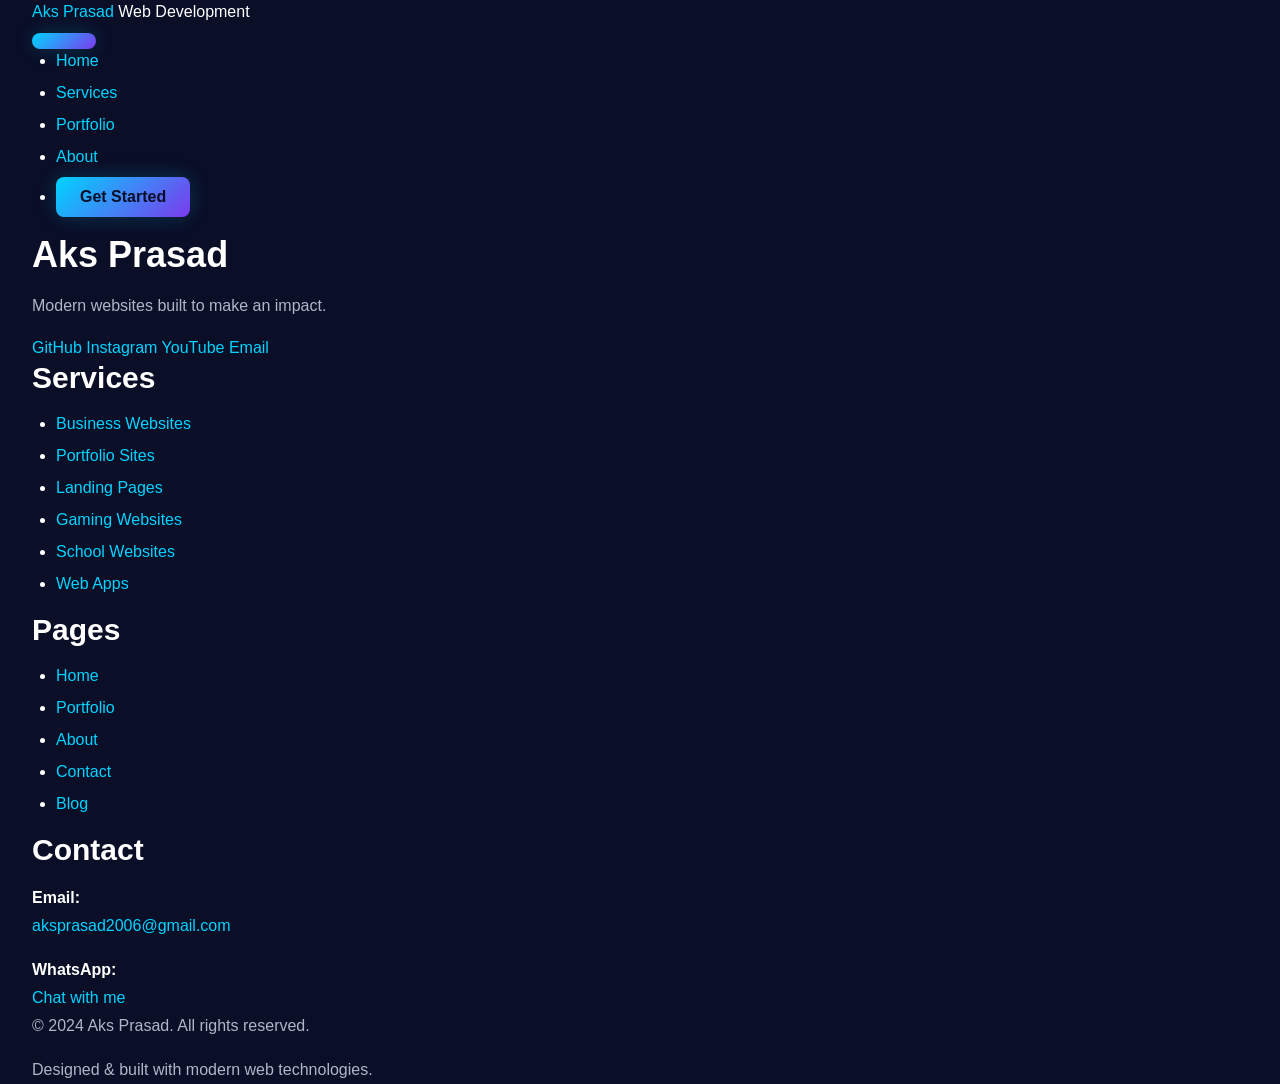
<file: template.html>
<!DOCTYPE html>
<html lang="en">
<head>
  <meta charset="UTF-8">
  <meta name="viewport" content="width=device-width, initial-scale=1.0">
  <meta name="description" content="Modern websites built to make an impact. Web development services for businesses, portfolios, landing pages, gaming communities, schools, and more.">
  <meta name="keywords" content="web development, website design, portfolio, landing pages, web apps, gaming websites, school websites">
  <meta name="author" content="Aks Prasad">
  <title>Aks Prasad - Website Development Services</title>

  <link rel="stylesheet" href="css/global.css">
  <link rel="stylesheet" href="css/components.css">
</head>
<body>
  <!-- HEADER & NAVIGATION -->
  <header id="header" class="header">
    <div class="container">
      <nav class="navbar">
        <div class="navbar-brand">
          <a href="index.html" class="brand-logo">Aks Prasad</a>
          <span class="brand-tagline">Web Development</span>
        </div>

        <button id="mobile-menu-btn" class="mobile-menu-btn">
          <span></span>
          <span></span>
          <span></span>
        </button>

        <ul id="nav-menu" class="nav-menu">
          <li><a href="index.html">Home</a></li>
          <li><a href="services.html">Services</a></li>
          <li><a href="portfolio.html">Portfolio</a></li>
          <li><a href="about.html">About</a></li>
          <li><a href="contact.html" class="btn btn-primary">Get Started</a></li>
        </ul>
      </nav>
    </div>
  </header>

  <!-- PAGE CONTENT (TO BE INSERTED) -->
  <main id="main-content">
    <!-- Each page will have its own main content -->
  </main>

  <!-- FOOTER -->
  <footer id="footer" class="footer">
    <div class="container">
      <div class="footer-content">
        <div class="footer-section">
          <h3>Aks Prasad</h3>
          <p>Modern websites built to make an impact.</p>
          <div class="social-links">
            <a href="https://www.fiverr.com/s/gvD4xbX" target="_blank" rel="noopener noreferrer" title="GitHub">GitHub</a>
            <a href="https://www.instagram.com/gamerxmagician/" target="_blank" rel="noopener noreferrer" title="Instagram">Instagram</a>
            <a href="https://www.youtube.com/@_gamerxmagician" target="_blank" rel="noopener noreferrer" title="YouTube">YouTube</a>
            <a href="mailto:your@email.com" title="Email">Email</a>
          </div>
        </div>

        <div class="footer-section">
          <h4>Services</h4>
          <ul>
            <li><a href="services.html#business">Business Websites</a></li>
            <li><a href="services.html#portfolio">Portfolio Sites</a></li>
            <li><a href="services.html#landing">Landing Pages</a></li>
            <li><a href="services.html#gaming">Gaming Websites</a></li>
            <li><a href="services.html#education">School Websites</a></li>
            <li><a href="services.html#apps">Web Apps</a></li>
          </ul>
        </div>

        <div class="footer-section">
          <h4>Pages</h4>
          <ul>
            <li><a href="index.html">Home</a></li>
            <li><a href="portfolio.html">Portfolio</a></li>
            <li><a href="about.html">About</a></li>
            <li><a href="contact.html">Contact</a></li>
            <li><a href="blog.html">Blog</a></li>
          </ul>
        </div>

        <div class="footer-section">
          <h4>Contact</h4>
          <p>
            <strong>Email:</strong><br>
            <a href="mailto:aksprasad2006@gmail.com">aksprasad2006@gmail.com</a>
          </p>
          <p>
            <strong>WhatsApp:</strong><br>
            <a href="https://wa.me/9372573656" target="_blank">Chat with me</a>
          </p>
        </div>
      </div>

      <div class="footer-divider"></div>

      <div class="footer-bottom">
        <p>&copy; 2024 Aks Prasad. All rights reserved.</p>
        <p>Designed & built with modern web technologies.</p>
      </div>
    </div>
  </footer>

  <!-- JAVASCRIPT -->
  <script src="js/main.js"></script>
</body>
</html>
</file>
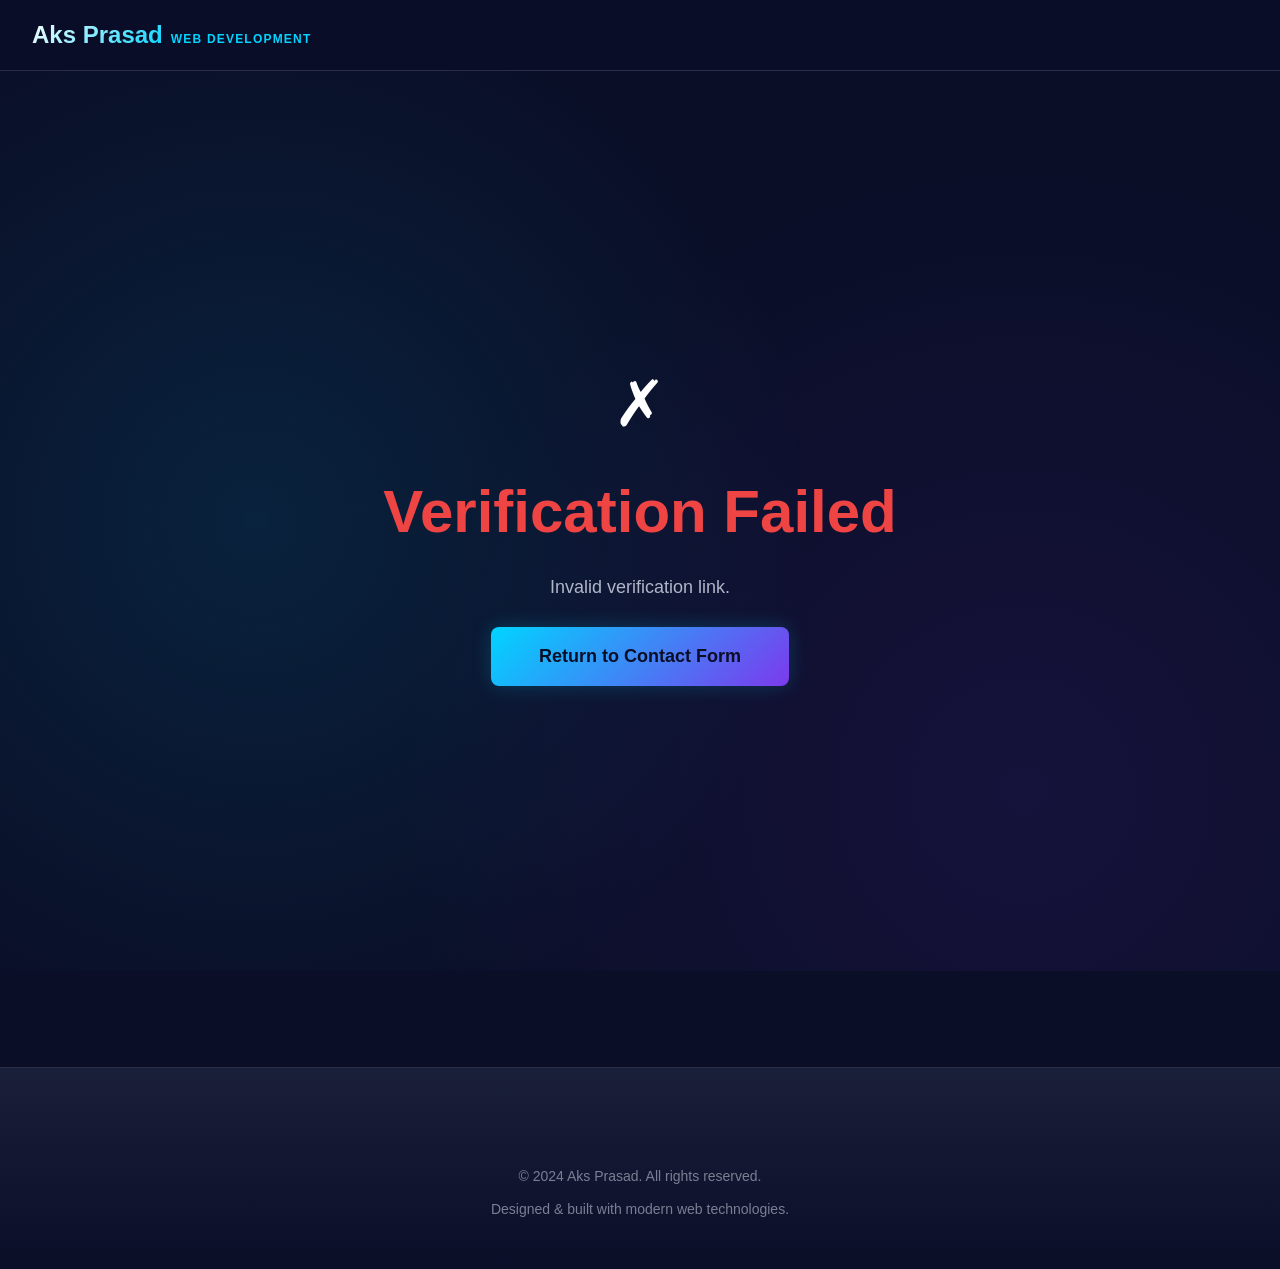
<file: verify-email.html>
<!DOCTYPE html>
<html lang="en">
<head>
  <meta charset="UTF-8">
  <meta name="viewport" content="width=device-width, initial-scale=1.0">
  <meta name="description" content="Email verification for contact form submission.">
  <title>Verify Email - Aks Prasad</title>

  <link rel="stylesheet" href="css/global.css">
  <link rel="stylesheet" href="css/components.css">
  <link rel="stylesheet" href="css/header-footer.css">
</head>
<body>
  <!-- HEADER & NAVIGATION -->
  <header id="header" class="header">
    <div class="container">
      <nav class="navbar">
        <div class="navbar-brand">
          <a href="index.html" class="brand-logo">Aks Prasad</a>
          <span class="brand-tagline">Web Development</span>
        </div>
      </nav>
    </div>
  </header>

  <!-- MAIN CONTENT -->
  <main>
    <section class="hero" style="padding: var(--spacing-4xl) 0;">
      <div class="container">
        <div style="max-width: 600px; margin: 0 auto; text-align: center;">
          <div id="verifying" style="display: block;">
            <h1 style="margin-bottom: var(--spacing-lg);">Verifying Your Email...</h1>
            <p class="text-secondary" style="font-size: var(--font-size-lg); margin-bottom: var(--spacing-2xl);">
              Please wait while we confirm your email address.
            </p>
            <div style="font-size: 3rem; animation: pulse 2s ease-in-out infinite;">⏳</div>
          </div>

          <div id="success" style="display: none;">
            <div style="font-size: 4rem; margin-bottom: var(--spacing-lg);">✓</div>
            <h1 style="margin-bottom: var(--spacing-lg); color: var(--color-success);">Email Verified!</h1>
            <p class="text-secondary" style="font-size: var(--font-size-lg); margin-bottom: var(--spacing-2xl);">
              Thank you for confirming your email. Your project submission has been saved and I'll get back to you soon.
            </p>
            <a href="index.html" class="btn btn-primary btn-lg">Back to Home</a>
          </div>

          <div id="error" style="display: none;">
            <div style="font-size: 4rem; margin-bottom: var(--spacing-lg);">✗</div>
            <h1 style="margin-bottom: var(--spacing-lg); color: var(--color-error);">Verification Failed</h1>
            <p class="text-secondary" style="font-size: var(--font-size-lg); margin-bottom: var(--spacing-lg);">
              <span id="error-message">The verification link is invalid or has expired. Please try submitting the form again.</span>
            </p>
            <a href="contact.html" class="btn btn-primary btn-lg">Return to Contact Form</a>
          </div>
        </div>
      </div>
    </section>
  </main>

  <!-- FOOTER -->
  <footer id="footer" class="footer">
    <div class="container">
      <div class="footer-bottom">
        <p>&copy; 2024 Aks Prasad. All rights reserved.</p>
        <p>Designed & built with modern web technologies.</p>
      </div>
    </div>
  </footer>

  <!-- JAVASCRIPT -->
  <script src="js/supabase-client.js"></script>
  <script>
    // Email verification handler
    document.addEventListener('DOMContentLoaded', async function() {
      const urlParams = new URLSearchParams(window.location.search);
      const submissionId = urlParams.get('id');
      const email = urlParams.get('email');

      const verifyingDiv = document.getElementById('verifying');
      const successDiv = document.getElementById('success');
      const errorDiv = document.getElementById('error');

      if (!submissionId || !email) {
        verifyingDiv.style.display = 'none';
        errorDiv.style.display = 'block';
        document.getElementById('error-message').textContent = 'Invalid verification link.';
        return;
      }

      try {
        // Verify the submission by marking it as verified
        const response = await fetch(
          `${window.supabase.url}/rest/v1/contact_submissions?id=eq.${submissionId}`,
          {
            method: 'PATCH',
            headers: {
              'Content-Type': 'application/json',
              'apikey': window.supabase.anonKey,
              'Authorization': `Bearer ${window.supabase.anonKey}`
            },
            body: JSON.stringify({
              verified: true,
              verified_at: new Date().toISOString()
            })
          }
        );

        if (!response.ok) {
          throw new Error(`HTTP error! status: ${response.status}`);
        }

        // Success
        verifyingDiv.style.display = 'none';
        successDiv.style.display = 'block';

        console.log('Email verified successfully for:', email);

      } catch (error) {
        console.error('Verification error:', error);
        verifyingDiv.style.display = 'none';
        errorDiv.style.display = 'block';
        document.getElementById('error-message').textContent = 'Something went wrong during verification. Please try submitting the form again.';
      }
    });
  </script>
</body>
</html>
</file>
<file: css/global.css>
/* ============================================================================
   GLOBAL STYLES & DESIGN SYSTEM
   Website Development Services Portfolio
   ============================================================================ */

/* CSS VARIABLES - Design System */
:root {
  /* Colors */
  --color-bg-primary: #0a0e27;
  --color-bg-secondary: #1a1f3a;
  --color-bg-tertiary: #252d45;
  --color-accent-primary: #00d4ff;
  --color-accent-secondary: #7c3aed;
  --color-text-primary: #ffffff;
  --color-text-secondary: #b0b5c8;
  --color-text-tertiary: #7a7f93;
  --color-border: #2a2f47;
  --color-success: #10b981;
  --color-error: #ef4444;

  /* Typography */
  --font-family-sans: -apple-system, BlinkMacSystemFont, 'Segoe UI', 'Roboto', 'Oxygen',
    'Ubuntu', 'Cantarell', 'Fira Sans', 'Droid Sans', 'Helvetica Neue',
    sans-serif;
  --font-family-mono: 'Monaco', 'Menlo', 'Ubuntu Mono', 'Courier New', monospace;

  --font-size-xs: 0.75rem;      /* 12px */
  --font-size-sm: 0.875rem;     /* 14px */
  --font-size-base: 1rem;       /* 16px */
  --font-size-lg: 1.125rem;     /* 18px */
  --font-size-xl: 1.25rem;      /* 20px */
  --font-size-2xl: 1.5rem;      /* 24px */
  --font-size-3xl: 1.875rem;    /* 30px */
  --font-size-4xl: 2.25rem;     /* 36px */
  --font-size-5xl: 3rem;        /* 48px */
  --font-size-6xl: 3.75rem;     /* 60px */

  --font-weight-light: 300;
  --font-weight-normal: 400;
  --font-weight-medium: 500;
  --font-weight-semibold: 600;
  --font-weight-bold: 700;

  --line-height-tight: 1.2;
  --line-height-normal: 1.5;
  --line-height-relaxed: 1.75;

  /* Spacing */
  --spacing-xs: 0.25rem;    /* 4px */
  --spacing-sm: 0.5rem;     /* 8px */
  --spacing-md: 1rem;       /* 16px */
  --spacing-lg: 1.5rem;     /* 24px */
  --spacing-xl: 2rem;       /* 32px */
  --spacing-2xl: 3rem;      /* 48px */
  --spacing-3xl: 4rem;      /* 64px */
  --spacing-4xl: 6rem;      /* 96px */

  /* Border Radius */
  --radius-sm: 0.375rem;
  --radius-md: 0.5rem;
  --radius-lg: 0.75rem;
  --radius-xl: 1rem;

  /* Shadows */
  --shadow-sm: 0 1px 2px 0 rgba(0, 0, 0, 0.05);
  --shadow-md: 0 4px 6px -1px rgba(0, 0, 0, 0.1), 0 2px 4px -1px rgba(0, 0, 0, 0.06);
  --shadow-lg: 0 10px 15px -3px rgba(0, 0, 0, 0.1), 0 4px 6px -2px rgba(0, 0, 0, 0.05);
  --shadow-xl: 0 20px 25px -5px rgba(0, 0, 0, 0.1), 0 10px 10px -5px rgba(0, 0, 0, 0.04);
  --shadow-glow: 0 0 20px rgba(0, 212, 255, 0.2);
  --shadow-glow-purple: 0 0 20px rgba(124, 58, 237, 0.2);

  /* Transitions */
  --transition-fast: 150ms ease-in-out;
  --transition-base: 300ms ease-in-out;
  --transition-slow: 500ms ease-in-out;

  /* Container */
  --container-max-width: 1280px;
  --container-padding-mobile: 1rem;
  --container-padding-tablet: 1.5rem;
  --container-padding-desktop: 2rem;

  /* Z-index */
  --z-dropdown: 10;
  --z-sticky: 20;
  --z-fixed: 30;
  --z-modal-backdrop: 40;
  --z-modal: 50;
}

/* ============================================================================
   RESET & BASE STYLES
   ============================================================================ */

*,
*::before,
*::after {
  margin: 0;
  padding: 0;
  box-sizing: border-box;
}

html {
  scroll-behavior: smooth;
}

body {
  font-family: var(--font-family-sans);
  font-size: var(--font-size-base);
  line-height: var(--line-height-normal);
  color: var(--color-text-primary);
  background-color: var(--color-bg-primary);
  overflow-x: hidden;
}

/* ============================================================================
   TYPOGRAPHY
   ============================================================================ */

h1,
h2,
h3,
h4,
h5,
h6 {
  font-weight: var(--font-weight-bold);
  line-height: var(--line-height-tight);
  margin-bottom: var(--spacing-md);
}

h1 {
  font-size: var(--font-size-6xl);
}

h2 {
  font-size: var(--font-size-5xl);
}

h3 {
  font-size: var(--font-size-4xl);
}

h4 {
  font-size: var(--font-size-3xl);
}

h5 {
  font-size: var(--font-size-2xl);
}

h6 {
  font-size: var(--font-size-xl);
}

p {
  margin-bottom: var(--spacing-md);
  color: var(--color-text-secondary);
  line-height: var(--line-height-relaxed);
}

p:last-child {
  margin-bottom: 0;
}

a {
  color: var(--color-accent-primary);
  text-decoration: none;
  transition: color var(--transition-fast);
}

a:hover {
  color: var(--color-accent-secondary);
}

strong {
  font-weight: var(--font-weight-bold);
  color: var(--color-text-primary);
}

code {
  font-family: var(--font-family-mono);
  font-size: var(--font-size-sm);
  background-color: var(--color-bg-secondary);
  padding: var(--spacing-xs) var(--spacing-sm);
  border-radius: var(--radius-sm);
  color: var(--color-accent-primary);
}

pre {
  background-color: var(--color-bg-secondary);
  padding: var(--spacing-lg);
  border-radius: var(--radius-lg);
  overflow-x: auto;
  margin-bottom: var(--spacing-lg);
  border: 1px solid var(--color-border);
}

pre code {
  background: none;
  padding: 0;
  color: var(--color-text-secondary);
}

/* ============================================================================
   LISTS
   ============================================================================ */

ul,
ol {
  margin-left: var(--spacing-lg);
  margin-bottom: var(--spacing-md);
}

li {
  margin-bottom: var(--spacing-sm);
}

/* ============================================================================
   FORMS
   ============================================================================ */

input,
textarea,
select {
  font-family: var(--font-family-sans);
  font-size: var(--font-size-base);
  color: var(--color-text-primary);
  background-color: var(--color-bg-secondary);
  border: 1px solid var(--color-border);
  border-radius: var(--radius-md);
  padding: var(--spacing-sm) var(--spacing-md);
  transition: border-color var(--transition-fast), box-shadow var(--transition-fast);
}

input:focus,
textarea:focus,
select:focus {
  outline: none;
  border-color: var(--color-accent-primary);
  box-shadow: 0 0 0 3px rgba(0, 212, 255, 0.1);
}

input::placeholder,
textarea::placeholder {
  color: var(--color-text-tertiary);
}

textarea {
  resize: vertical;
  min-height: 120px;
}

label {
  display: block;
  margin-bottom: var(--spacing-sm);
  font-weight: var(--font-weight-medium);
  color: var(--color-text-primary);
}

/* ============================================================================
   BUTTONS
   ============================================================================ */

button,
.btn {
  font-family: var(--font-family-sans);
  font-size: var(--font-size-base);
  font-weight: var(--font-weight-semibold);
  padding: var(--spacing-sm) var(--spacing-lg);
  border: none;
  border-radius: var(--radius-md);
  cursor: pointer;
  transition: all var(--transition-fast);
  display: inline-flex;
  align-items: center;
  justify-content: center;
  gap: var(--spacing-sm);
  text-decoration: none;
  white-space: nowrap;
}

/* Primary Button */
.btn-primary,
button {
  background: linear-gradient(135deg, var(--color-accent-primary), var(--color-accent-secondary));
  color: var(--color-bg-primary);
  box-shadow: var(--shadow-glow);
}

.btn-primary:hover,
button:hover {
  transform: translateY(-2px);
  box-shadow: 0 0 30px rgba(0, 212, 255, 0.3);
}

.btn-primary:active,
button:active {
  transform: translateY(0);
}

/* Secondary Button */
.btn-secondary {
  background-color: transparent;
  color: var(--color-accent-primary);
  border: 2px solid var(--color-accent-primary);
}

.btn-secondary:hover {
  background-color: rgba(0, 212, 255, 0.1);
  border-color: var(--color-accent-secondary);
  color: var(--color-accent-secondary);
}

/* Ghost Button */
.btn-ghost {
  background-color: transparent;
  color: var(--color-text-secondary);
  border: 1px solid var(--color-border);
}

.btn-ghost:hover {
  background-color: var(--color-bg-secondary);
  border-color: var(--color-accent-primary);
  color: var(--color-accent-primary);
}

/* Large Button */
.btn-lg {
  padding: var(--spacing-md) var(--spacing-2xl);
  font-size: var(--font-size-lg);
}

/* Small Button */
.btn-sm {
  padding: var(--spacing-xs) var(--spacing-md);
  font-size: var(--font-size-sm);
}

/* ============================================================================
   LAYOUT UTILITIES
   ============================================================================ */

.container {
  width: 100%;
  max-width: var(--container-max-width);
  margin: 0 auto;
  padding: 0 var(--container-padding-mobile);
}

@media (min-width: 768px) {
  .container {
    padding: 0 var(--container-padding-tablet);
  }
}

@media (min-width: 1024px) {
  .container {
    padding: 0 var(--container-padding-desktop);
  }
}

/* Grid System */
.grid {
  display: grid;
  gap: var(--spacing-lg);
}

.grid-cols-2 {
  grid-template-columns: repeat(2, 1fr);
}

.grid-cols-3 {
  grid-template-columns: repeat(3, 1fr);
}

.grid-cols-4 {
  grid-template-columns: repeat(4, 1fr);
}

.grid-cols-6 {
  grid-template-columns: repeat(6, 1fr);
}

@media (max-width: 768px) {
  .grid-cols-2,
  .grid-cols-3,
  .grid-cols-4,
  .grid-cols-6 {
    grid-template-columns: 1fr;
  }
}

@media (min-width: 768px) {
  .grid-cols-3,
  .grid-cols-4,
  .grid-cols-6 {
    grid-template-columns: repeat(2, 1fr);
  }
}

@media (min-width: 1024px) {
  .grid-cols-4 {
    grid-template-columns: repeat(4, 1fr);
  }

  .grid-cols-6 {
    grid-template-columns: repeat(3, 1fr);
  }
}

@media (min-width: 1280px) {
  .grid-cols-6 {
    grid-template-columns: repeat(6, 1fr);
  }
}

/* Flexbox Utilities */
.flex {
  display: flex;
}

.flex-col {
  flex-direction: column;
}

.flex-row {
  flex-direction: row;
}

.items-center {
  align-items: center;
}

.justify-center {
  justify-content: center;
}

.justify-between {
  justify-content: space-between;
}

.gap-md {
  gap: var(--spacing-md);
}

.gap-lg {
  gap: var(--spacing-lg);
}

.gap-xl {
  gap: var(--spacing-xl);
}

/* Sizing */
.w-full {
  width: 100%;
}

.h-full {
  height: 100%;
}

.min-h-screen {
  min-height: 100vh;
}

/* Padding & Margin */
.px-md {
  padding-left: var(--spacing-md);
  padding-right: var(--spacing-md);
}

.py-md {
  padding-top: var(--spacing-md);
  padding-bottom: var(--spacing-md);
}

.px-lg {
  padding-left: var(--spacing-lg);
  padding-right: var(--spacing-lg);
}

.py-lg {
  padding-top: var(--spacing-lg);
  padding-bottom: var(--spacing-lg);
}

.px-xl {
  padding-left: var(--spacing-xl);
  padding-right: var(--spacing-xl);
}

.py-xl {
  padding-top: var(--spacing-xl);
  padding-bottom: var(--spacing-xl);
}

.px-2xl {
  padding-left: var(--spacing-2xl);
  padding-right: var(--spacing-2xl);
}

.py-2xl {
  padding-top: var(--spacing-2xl);
  padding-bottom: var(--spacing-2xl);
}

.mx-auto {
  margin-left: auto;
  margin-right: auto;
}

.mt-md {
  margin-top: var(--spacing-md);
}

.mb-md {
  margin-bottom: var(--spacing-md);
}

.mt-lg {
  margin-top: var(--spacing-lg);
}

.mb-lg {
  margin-bottom: var(--spacing-lg);
}

.mt-xl {
  margin-top: var(--spacing-xl);
}

.mb-xl {
  margin-bottom: var(--spacing-xl);
}

.mt-2xl {
  margin-top: var(--spacing-2xl);
}

.mb-2xl {
  margin-bottom: var(--spacing-2xl);
}

.mt-3xl {
  margin-top: var(--spacing-3xl);
}

.mb-3xl {
  margin-bottom: var(--spacing-3xl);
}

.mt-4xl {
  margin-top: var(--spacing-4xl);
}

.mb-4xl {
  margin-bottom: var(--spacing-4xl);
}

/* Text Utilities */
.text-center {
  text-align: center;
}

.text-left {
  text-align: left;
}

.text-right {
  text-align: right;
}

.text-muted {
  color: var(--color-text-tertiary);
}

.text-secondary {
  color: var(--color-text-secondary);
}

.font-mono {
  font-family: var(--font-family-mono);
}

.font-bold {
  font-weight: var(--font-weight-bold);
}

.font-semibold {
  font-weight: var(--font-weight-semibold);
}

/* Display */
.hidden {
  display: none;
}

.inline-block {
  display: inline-block;
}

.block {
  display: block;
}

/* ============================================================================
   IMAGES & MEDIA
   ============================================================================ */

img {
  max-width: 100%;
  height: auto;
  display: block;
}

/* ============================================================================
   RESPONSIVE UTILITIES
   ============================================================================ */

@media (max-width: 640px) {
  h1 {
    font-size: 2.25rem;
  }

  h2 {
    font-size: 1.875rem;
  }

  h3 {
    font-size: 1.5rem;
  }
}
</file>
<file: css/components.css>
/* ============================================================================
   COMPONENT STYLES
   Reusable UI components and patterns
   ============================================================================ */

/* ============================================================================
   CARDS
   ============================================================================ */

.card {
  background-color: var(--color-bg-secondary);
  border: 1px solid var(--color-border);
  border-radius: var(--radius-lg);
  padding: var(--spacing-lg);
  transition: all var(--transition-base);
}

.card:hover {
  border-color: var(--color-accent-primary);
  box-shadow: var(--shadow-lg), var(--shadow-glow);
  transform: translateY(-4px);
}

.card-lg {
  padding: var(--spacing-2xl);
}

.card-compact {
  padding: var(--spacing-md);
}

/* Service Card */
.service-card {
  display: flex;
  flex-direction: column;
  gap: var(--spacing-md);
}

.service-card-icon {
  font-size: 2.5rem;
  line-height: 1;
}

.service-card h3 {
  margin-bottom: var(--spacing-sm);
}

/* Project Card */
.project-card {
  display: flex;
  flex-direction: column;
  overflow: hidden;
}

.project-card-image {
  width: 100%;
  height: 250px;
  background: linear-gradient(135deg, var(--color-bg-tertiary), var(--color-bg-secondary));
  display: flex;
  align-items: center;
  justify-content: center;
  color: var(--color-text-tertiary);
  font-size: var(--font-size-sm);
  margin-bottom: var(--spacing-md);
  border-radius: var(--radius-md);
  position: relative;
  overflow: hidden;
}

.project-card-image::before {
  content: '';
  position: absolute;
  inset: 0;
  background: linear-gradient(45deg, transparent 30%, rgba(0, 212, 255, 0.05) 50%, transparent 70%);
  animation: shimmer 3s infinite;
}

@keyframes shimmer {
  0% {
    transform: translateX(-100%);
  }
  100% {
    transform: translateX(100%);
  }
}

.project-card-content {
  display: flex;
  flex-direction: column;
  gap: var(--spacing-sm);
  flex: 1;
}

.project-card-meta {
  display: flex;
  align-items: center;
  justify-content: space-between;
  flex-wrap: wrap;
  gap: var(--spacing-sm);
}

.project-card-category {
  display: inline-block;
  background-color: rgba(0, 212, 255, 0.1);
  color: var(--color-accent-primary);
  padding: var(--spacing-xs) var(--spacing-sm);
  border-radius: var(--radius-sm);
  font-size: var(--font-size-xs);
  font-weight: var(--font-weight-semibold);
  text-transform: uppercase;
  letter-spacing: 0.05em;
}

.project-card-technologies {
  display: flex;
  gap: var(--spacing-xs);
  flex-wrap: wrap;
}

.tech-badge {
  display: inline-block;
  background-color: var(--color-bg-tertiary);
  color: var(--color-text-secondary);
  padding: var(--spacing-xs) var(--spacing-sm);
  border-radius: var(--radius-sm);
  font-size: var(--font-size-xs);
  font-family: var(--font-family-mono);
}

.project-card-link {
  display: inline-flex;
  align-items: center;
  gap: var(--spacing-sm);
  margin-top: var(--spacing-md);
  color: var(--color-accent-primary);
  font-weight: var(--font-weight-semibold);
  transition: all var(--transition-fast);
}

.project-card-link:hover {
  gap: var(--spacing-md);
  color: var(--color-accent-secondary);
}

/* ============================================================================
   BADGES & TAGS
   ============================================================================ */

.badge {
  display: inline-block;
  padding: var(--spacing-xs) var(--spacing-md);
  border-radius: var(--radius-md);
  font-size: var(--font-size-xs);
  font-weight: var(--font-weight-semibold);
  text-transform: uppercase;
  letter-spacing: 0.05em;
}

.badge-primary {
  background-color: rgba(0, 212, 255, 0.1);
  color: var(--color-accent-primary);
  border: 1px solid var(--color-accent-primary);
}

.badge-secondary {
  background-color: rgba(124, 58, 237, 0.1);
  color: var(--color-accent-secondary);
  border: 1px solid var(--color-accent-secondary);
}

.badge-success {
  background-color: rgba(16, 185, 129, 0.1);
  color: var(--color-success);
  border: 1px solid var(--color-success);
}

/* ============================================================================
   SECTIONS & DIVIDERS
   ============================================================================ */

section {
  padding: var(--spacing-4xl) 0;
}

section.section-sm {
  padding: var(--spacing-2xl) 0;
}

section.section-lg {
  padding: var(--spacing-4xl) 0;
}

@media (max-width: 768px) {
  section {
    padding: var(--spacing-2xl) 0;
  }

  section.section-lg {
    padding: var(--spacing-3xl) 0;
  }
}

.divider {
  width: 100%;
  height: 1px;
  background: linear-gradient(90deg, transparent, var(--color-border), transparent);
  margin: var(--spacing-4xl) 0;
}

/* ============================================================================
   HEADERS & INTRODUCTIONS
   ============================================================================ */

.section-header {
  text-align: center;
  margin-bottom: var(--spacing-3xl);
}

.section-header h2 {
  margin-bottom: var(--spacing-md);
  background: linear-gradient(135deg, var(--color-text-primary), var(--color-accent-primary));
  -webkit-background-clip: text;
  -webkit-text-fill-color: transparent;
  background-clip: text;
}

.section-header p {
  font-size: var(--font-size-lg);
  color: var(--color-text-secondary);
  max-width: 600px;
  margin: 0 auto;
}

/* ============================================================================
   PROCESS STEPS
   ============================================================================ */

.process-step {
  display: flex;
  flex-direction: column;
  gap: var(--spacing-md);
}

.process-step-number {
  font-size: var(--font-size-4xl);
  font-weight: var(--font-weight-bold);
  background: linear-gradient(135deg, var(--color-accent-primary), var(--color-accent-secondary));
  -webkit-background-clip: text;
  -webkit-text-fill-color: transparent;
  background-clip: text;
  line-height: 1;
}

.process-step-title {
  font-size: var(--font-size-xl);
  font-weight: var(--font-weight-bold);
}

.process-step-description {
  font-size: var(--font-size-base);
  color: var(--color-text-secondary);
  line-height: var(--line-height-relaxed);
}

/* ============================================================================
   TECH STACK SECTION
   ============================================================================ */

.tech-item {
  display: flex;
  flex-direction: column;
  align-items: center;
  gap: var(--spacing-md);
  padding: var(--spacing-lg);
  border-radius: var(--radius-lg);
  background-color: var(--color-bg-secondary);
  border: 1px solid var(--color-border);
  transition: all var(--transition-base);
}

.tech-item:hover {
  border-color: var(--color-accent-primary);
  box-shadow: var(--shadow-glow);
  transform: translateY(-2px);
}

.tech-icon {
  font-size: 2rem;
  line-height: 1;
}

.tech-name {
  font-size: var(--font-size-sm);
  font-weight: var(--font-weight-semibold);
  text-align: center;
}

/* ============================================================================
   FEATURE LIST
   ============================================================================ */

.feature-list {
  display: grid;
  gap: var(--spacing-2xl);
}

.feature-item {
  display: flex;
  gap: var(--spacing-lg);
  align-items: flex-start;
}

.feature-number {
  flex-shrink: 0;
  display: flex;
  align-items: center;
  justify-content: center;
  width: 60px;
  height: 60px;
  border-radius: var(--radius-lg);
  background: linear-gradient(135deg, var(--color-accent-primary), var(--color-accent-secondary));
  color: var(--color-bg-primary);
  font-size: var(--font-size-2xl);
  font-weight: var(--font-weight-bold);
}

.feature-content h3 {
  margin-bottom: var(--spacing-sm);
}

.feature-content p {
  color: var(--color-text-secondary);
}

/* ============================================================================
   FILTERS & BUTTONS GROUP
   ============================================================================ */

.filter-group {
  display: flex;
  flex-wrap: wrap;
  gap: var(--spacing-md);
  justify-content: center;
  margin-bottom: var(--spacing-3xl);
}

.filter-btn {
  background-color: var(--color-bg-secondary);
  color: var(--color-text-secondary);
  border: 1px solid var(--color-border);
  padding: var(--spacing-sm) var(--spacing-lg);
  border-radius: var(--radius-md);
  cursor: pointer;
  font-weight: var(--font-weight-semibold);
  transition: all var(--transition-fast);
}

.filter-btn:hover {
  border-color: var(--color-accent-primary);
  color: var(--color-accent-primary);
}

.filter-btn.active {
  background: linear-gradient(135deg, var(--color-accent-primary), var(--color-accent-secondary));
  color: var(--color-bg-primary);
  border-color: var(--color-accent-primary);
  box-shadow: var(--shadow-glow);
}

/* ============================================================================
   HERO SECTION
   ============================================================================ */

.hero {
  min-height: 100vh;
  display: flex;
  align-items: center;
  justify-content: center;
  padding: var(--spacing-4xl) 0;
  position: relative;
  overflow: hidden;
}

.hero::before {
  content: '';
  position: absolute;
  inset: 0;
  background: radial-gradient(circle at 20% 50%, rgba(0, 212, 255, 0.1) 0%, transparent 50%),
    radial-gradient(circle at 80% 80%, rgba(124, 58, 237, 0.1) 0%, transparent 50%);
  pointer-events: none;
  z-index: -1;
}

.hero-content {
  display: grid;
  grid-template-columns: 1fr 1fr;
  gap: var(--spacing-3xl);
  align-items: center;
  width: 100%;
}

@media (max-width: 768px) {
  .hero-content {
    grid-template-columns: 1fr;
    text-align: center;
  }
}

.hero-text h1 {
  line-height: var(--line-height-tight);
  margin-bottom: var(--spacing-lg);
  word-spacing: 100vw;
  background: linear-gradient(135deg, var(--color-text-primary), var(--color-accent-primary));
  -webkit-background-clip: text;
  -webkit-text-fill-color: transparent;
  background-clip: text;
}

.hero-text p {
  font-size: var(--font-size-lg);
  margin-bottom: var(--spacing-2xl);
  color: var(--color-text-secondary);
}

.hero-buttons {
  display: flex;
  gap: var(--spacing-md);
}

@media (max-width: 640px) {
  .hero-buttons {
    flex-direction: column;
  }
}

.hero-mockup {
  position: relative;
  display: flex;
  align-items: center;
  justify-content: center;
  min-height: 400px;
}

.browser-mockup {
  width: 100%;
  max-width: 500px;
  background-color: var(--color-bg-secondary);
  border: 1px solid var(--color-border);
  border-radius: var(--radius-lg);
  overflow: hidden;
  box-shadow: var(--shadow-xl), var(--shadow-glow);
}

.browser-header {
  display: flex;
  align-items: center;
  gap: var(--spacing-md);
  padding: var(--spacing-md);
  background-color: var(--color-bg-tertiary);
  border-bottom: 1px solid var(--color-border);
}

.browser-buttons {
  display: flex;
  gap: var(--spacing-xs);
}

.browser-dot {
  width: 12px;
  height: 12px;
  border-radius: 50%;
}

.browser-dot.red {
  background-color: #ef4444;
}

.browser-dot.yellow {
  background-color: #eab308;
}

.browser-dot.green {
  background-color: #22c55e;
}

.browser-address {
  flex: 1;
  background-color: var(--color-bg-secondary);
  border: 1px solid var(--color-border);
  border-radius: var(--radius-sm);
  padding: var(--spacing-sm) var(--spacing-md);
  font-size: var(--font-size-sm);
  color: var(--color-text-tertiary);
  font-family: var(--font-family-mono);
}

.browser-content {
  padding: var(--spacing-2xl);
  min-height: 300px;
  background: linear-gradient(135deg, var(--color-bg-tertiary), var(--color-bg-secondary));
  display: flex;
  flex-direction: column;
  justify-content: center;
  gap: var(--spacing-md);
  position: relative;
}

.browser-content-line {
  height: 12px;
  background: linear-gradient(90deg, var(--color-accent-primary), var(--color-accent-secondary));
  border-radius: var(--radius-sm);
  width: 100%;
}

.browser-content-line.short {
  width: 60%;
}

.browser-content-line.shorter {
  width: 40%;
}

/* ============================================================================
   CTA SECTIONS
   ============================================================================ */

.cta-section {
  background: linear-gradient(135deg, var(--color-bg-secondary), var(--color-bg-tertiary));
  border: 1px solid var(--color-border);
  border-radius: var(--radius-xl);
  padding: var(--spacing-3xl);
  text-align: center;
  position: relative;
  overflow: hidden;
}

.cta-section::before {
  content: '';
  position: absolute;
  inset: 0;
  background: radial-gradient(circle at 50% 0%, rgba(0, 212, 255, 0.1) 0%, transparent 60%);
  pointer-events: none;
}

.cta-section-content {
  position: relative;
  z-index: 1;
}

.cta-section h2 {
  word-spacing: 100vw;
  margin-bottom: var(--spacing-lg);
}

.cta-section-buttons {
  display: flex;
  gap: var(--spacing-md);
  justify-content: center;
  flex-wrap: wrap;
  margin-top: var(--spacing-2xl);
}

@media (max-width: 640px) {
  .cta-section-buttons {
    flex-direction: column;
  }
}

/* ============================================================================
   FORM STYLES
   ============================================================================ */

.form-group {
  margin-bottom: var(--spacing-lg);
}

.form-group:last-child {
  margin-bottom: 0;
}

.form-row {
  display: grid;
  grid-template-columns: 1fr 1fr;
  gap: var(--spacing-lg);
}

@media (max-width: 768px) {
  .form-row {
    grid-template-columns: 1fr;
  }
}

.form-message {
  padding: var(--spacing-md);
  border-radius: var(--radius-md);
  margin-bottom: var(--spacing-lg);
  display: none;
}

.form-message.show {
  display: block;
}

.form-message.success {
  background-color: rgba(16, 185, 129, 0.1);
  border: 1px solid var(--color-success);
  color: var(--color-success);
}

.form-message.error {
  background-color: rgba(239, 68, 68, 0.1);
  border: 1px solid var(--color-error);
  color: var(--color-error);
}

.form-error {
  color: var(--color-error);
  font-size: var(--font-size-sm);
  margin-top: var(--spacing-xs);
  display: none;
}

.form-error.show {
  display: block;
}

.form-input-group {
  position: relative;
}

input.error,
textarea.error,
select.error {
  border-color: var(--color-error);
  box-shadow: 0 0 0 3px rgba(239, 68, 68, 0.1);
}

/* ============================================================================
   FAQ SECTION
   ============================================================================ */

.faq-item {
  border-bottom: 1px solid var(--color-border);
  padding: var(--spacing-lg) 0;
}

.faq-item:first-child {
  padding-top: 0;
}

.faq-item:last-child {
  border-bottom: none;
}

.faq-question {
  display: flex;
  justify-content: space-between;
  align-items: center;
  gap: var(--spacing-md);
  cursor: pointer;
  font-weight: var(--font-weight-semibold);
  color: var(--color-text-primary);
  transition: color var(--transition-fast);
}

.faq-question:hover {
  color: var(--color-accent-primary);
}

.faq-icon {
  flex-shrink: 0;
  transition: transform var(--transition-fast);
  font-size: var(--font-size-lg);
}

.faq-item.open .faq-icon {
  transform: rotate(180deg);
}

.faq-answer {
  max-height: 0;
  overflow: hidden;
  transition: max-height var(--transition-base) ease-in-out;
  color: var(--color-text-secondary);
  line-height: var(--line-height-relaxed);
}

.faq-item.open .faq-answer {
  max-height: 500px;
  margin-top: var(--spacing-lg);
}

/* ============================================================================
   ANIMATIONS
   ============================================================================ */

@keyframes fadeInUp {
  from {
    opacity: 0;
    transform: translateY(20px);
  }
  to {
    opacity: 1;
    transform: translateY(0);
  }
}

@keyframes fadeInDown {
  from {
    opacity: 0;
    transform: translateY(-20px);
  }
  to {
    opacity: 1;
    transform: translateY(0);
  }
}

@keyframes fadeInLeft {
  from {
    opacity: 0;
    transform: translateX(-20px);
  }
  to {
    opacity: 1;
    transform: translateX(0);
  }
}

@keyframes fadeInRight {
  from {
    opacity: 0;
    transform: translateX(20px);
  }
  to {
    opacity: 1;
    transform: translateX(0);
  }
}

@keyframes pulse {
  0%,
  100% {
    opacity: 1;
  }
  50% {
    opacity: 0.5;
  }
}

@keyframes glow {
  0%,
  100% {
    box-shadow: 0 0 20px rgba(0, 212, 255, 0.2);
  }
  50% {
    box-shadow: 0 0 30px rgba(0, 212, 255, 0.4);
  }
}

.animate-fade-in-up {
  animation: fadeInUp 0.6s ease-out;
}

.animate-fade-in-down {
  animation: fadeInDown 0.6s ease-out;
}

.animate-fade-in-left {
  animation: fadeInLeft 0.6s ease-out;
}

.animate-fade-in-right {
  animation: fadeInRight 0.6s ease-out;
}

.animate-pulse {
  animation: pulse 2s ease-in-out infinite;
}

.animate-glow {
  animation: glow 3s ease-in-out infinite;
}
</file>
<file: css/header-footer.css>
/* ============================================================================
   HEADER & NAVIGATION
   ============================================================================ */

.header {
  position: sticky;
  top: 0;
  z-index: var(--z-sticky);
  background-color: rgba(10, 14, 39, 0.95);
  backdrop-filter: blur(10px);
  border-bottom: 1px solid var(--color-border);
}

.navbar {
  display: flex;
  justify-content: space-between;
  align-items: center;
  padding: var(--spacing-md) 0;
  height: 70px;
}

.navbar-brand {
  display: flex;
  align-items: baseline;
  gap: var(--spacing-sm);
  flex-shrink: 0;
}

.brand-logo {
  font-size: var(--font-size-2xl);
  font-weight: var(--font-weight-bold);
  background: linear-gradient(135deg, var(--color-text-primary), var(--color-accent-primary));
  -webkit-background-clip: text;
  -webkit-text-fill-color: transparent;
  background-clip: text;
  transition: opacity var(--transition-fast);
}

.brand-logo:hover {
  opacity: 0.8;
}

.brand-tagline {
  font-size: var(--font-size-xs);
  color: var(--color-accent-primary);
  font-weight: var(--font-weight-semibold);
  letter-spacing: 0.1em;
  text-transform: uppercase;
}

.nav-menu {
  display: flex;
  list-style: none;
  gap: var(--spacing-2xl);
  align-items: center;
}

.nav-menu a {
  font-weight: var(--font-weight-medium);
  color: var(--color-text-secondary);
  transition: color var(--transition-fast);
  position: relative;
}

.nav-menu a:hover {
  color: var(--color-accent-primary);
}

.nav-menu a::after {
  content: '';
  position: absolute;
  bottom: -4px;
  left: 0;
  width: 0;
  height: 2px;
  background: linear-gradient(90deg, var(--color-accent-primary), var(--color-accent-secondary));
  transition: width var(--transition-fast);
}

.nav-menu a:hover::after {
  width: 100%;
}

.nav-menu .btn {
  margin: 0;
}

.mobile-menu-btn {
  display: none;
  background: none;
  border: none;
  padding: var(--spacing-md);
  cursor: pointer;
  flex-direction: column;
  gap: 6px;
}

.mobile-menu-btn span {
  width: 24px;
  height: 2px;
  background-color: var(--color-accent-primary);
  border-radius: 2px;
  transition: all var(--transition-fast);
}

.mobile-menu-btn.active span:nth-child(1) {
  transform: rotate(45deg) translate(8px, 8px);
}

.mobile-menu-btn.active span:nth-child(2) {
  opacity: 0;
}

.mobile-menu-btn.active span:nth-child(3) {
  transform: rotate(-45deg) translate(8px, -8px);
}

@media (max-width: 768px) {
  .mobile-menu-btn {
    display: flex;
  }

  .nav-menu {
    position: fixed;
    top: 70px;
    left: 0;
    right: 0;
    background-color: var(--color-bg-primary);
    flex-direction: column;
    gap: 0;
    padding: var(--spacing-lg) 0;
    border-bottom: 1px solid var(--color-border);
    max-height: calc(100vh - 70px);
    overflow-y: auto;
    transform: translateX(-100%);
    transition: transform var(--transition-base);
    z-index: var(--z-dropdown);
  }

  .nav-menu.active {
    transform: translateX(0);
  }

  .nav-menu li {
    width: 100%;
  }

  .nav-menu a {
    display: block;
    padding: var(--spacing-md) var(--spacing-lg);
    border-bottom: 1px solid var(--color-border);
  }

  .nav-menu a::after {
    display: none;
  }

  .nav-menu .btn {
    margin: var(--spacing-md) var(--spacing-lg);
    width: calc(100% - var(--spacing-2xl));
  }
}

/* ============================================================================
   FOOTER
   ============================================================================ */

.footer {
  background: linear-gradient(180deg, var(--color-bg-secondary), var(--color-bg-primary));
  border-top: 1px solid var(--color-border);
  padding: var(--spacing-4xl) 0 var(--spacing-2xl);
  margin-top: var(--spacing-4xl);
}

.footer-content {
  display: grid;
  grid-template-columns: repeat(4, 1fr);
  gap: var(--spacing-2xl);
  margin-bottom: var(--spacing-3xl);
}

@media (max-width: 1024px) {
  .footer-content {
    grid-template-columns: repeat(2, 1fr);
  }
}

@media (max-width: 640px) {
  .footer-content {
    grid-template-columns: 1fr;
  }
}

.footer-section h3,
.footer-section h4 {
  font-size: var(--font-size-lg);
  margin-bottom: var(--spacing-md);
  color: var(--color-text-primary);
}

.footer-section p {
  font-size: var(--font-size-sm);
  margin-bottom: var(--spacing-md);
  color: var(--color-text-secondary);
}

.footer-section ul {
  list-style: none;
  margin-left: 0;
}

.footer-section ul li {
  margin-bottom: var(--spacing-sm);
}

.footer-section a {
  font-size: var(--font-size-sm);
  color: var(--color-text-secondary);
  transition: color var(--transition-fast);
}

.footer-section a:hover {
  color: var(--color-accent-primary);
}

.social-links {
  display: flex;
  gap: var(--spacing-md);
  flex-wrap: wrap;
}

.social-links a {
  display: inline-flex;
  align-items: center;
  justify-content: center;
  width: 40px;
  height: 40px;
  background-color: var(--color-bg-tertiary);
  border: 1px solid var(--color-border);
  border-radius: var(--radius-md);
  font-size: var(--font-size-sm);
  font-weight: var(--font-weight-semibold);
  transition: all var(--transition-fast);
}

.social-links a:hover {
  background: linear-gradient(135deg, var(--color-accent-primary), var(--color-accent-secondary));
  border-color: var(--color-accent-primary);
  color: var(--color-bg-primary);
  box-shadow: var(--shadow-glow);
}

.footer-divider {
  height: 1px;
  background: linear-gradient(90deg, transparent, var(--color-border), transparent);
  margin-bottom: var(--spacing-2xl);
}

.footer-bottom {
  text-align: center;
}

.footer-bottom p {
  font-size: var(--font-size-sm);
  color: var(--color-text-tertiary);
  margin-bottom: var(--spacing-sm);
}

.footer-bottom p:last-child {
  margin-bottom: 0;
}

/* ============================================================================
   SCROLLBAR STYLING
   ============================================================================ */

::-webkit-scrollbar {
  width: 8px;
  height: 8px;
}

::-webkit-scrollbar-track {
  background-color: var(--color-bg-primary);
}

::-webkit-scrollbar-thumb {
  background-color: var(--color-border);
  border-radius: 4px;
}

::-webkit-scrollbar-thumb:hover {
  background-color: var(--color-accent-primary);
}
</file>
